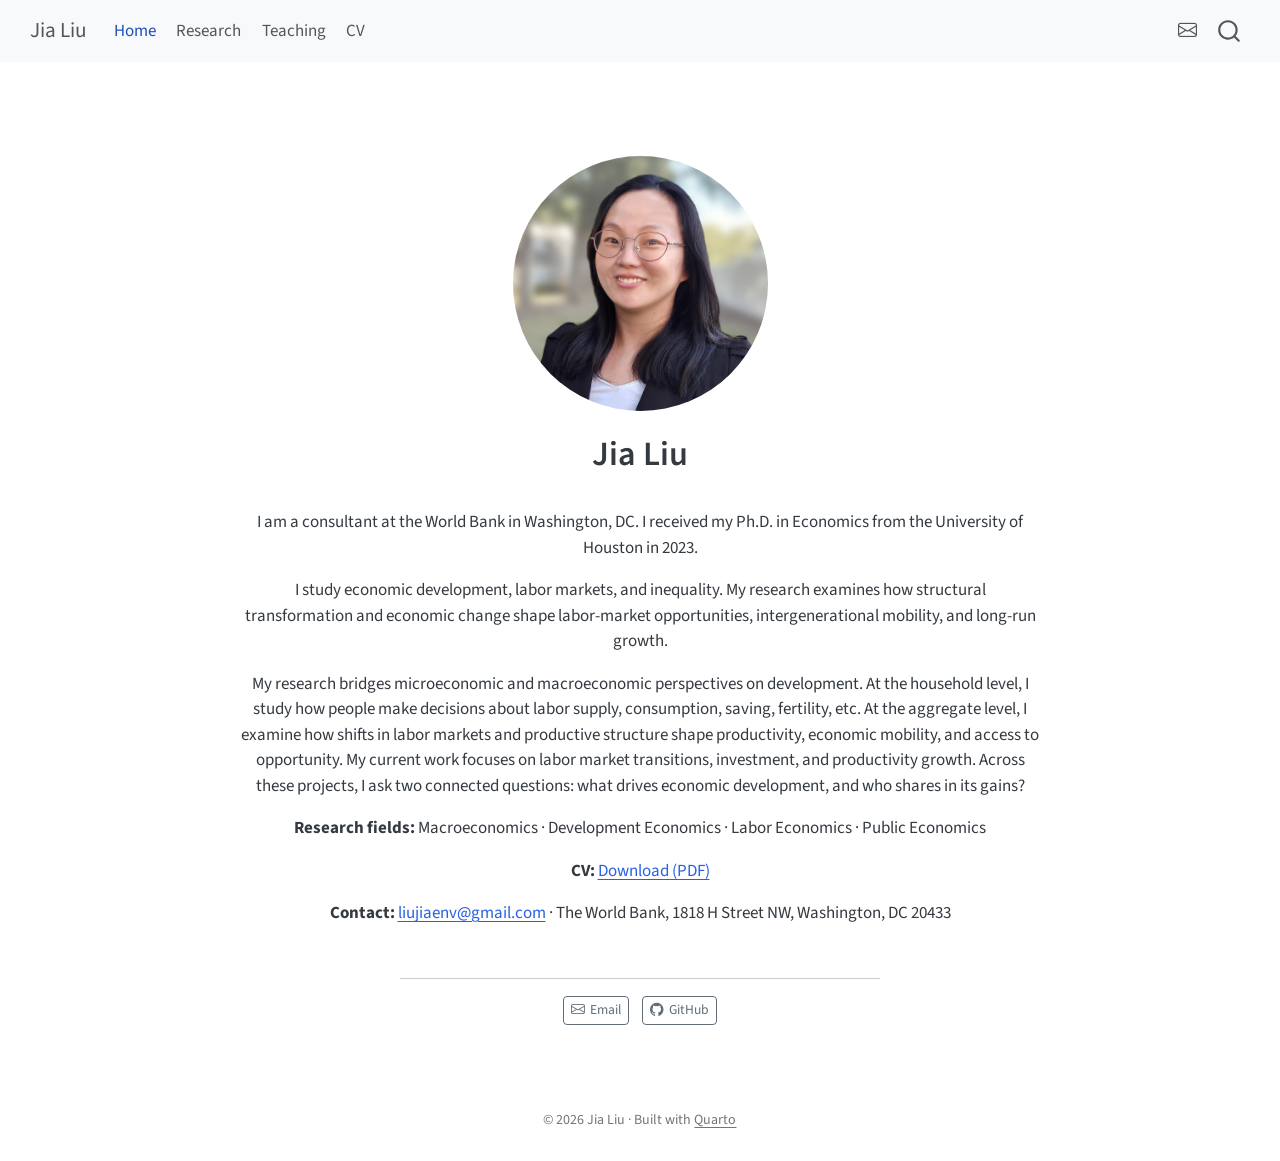
<file: docs/index.html>
<!DOCTYPE html>
<html xmlns="http://www.w3.org/1999/xhtml" lang="en" xml:lang="en"><head>

<meta charset="utf-8">
<meta name="generator" content="quarto-1.10.18">

<meta name="viewport" content="width=device-width, initial-scale=1.0, user-scalable=yes">


<title>Jia Liu</title>
<style>
/* Default styles provided by pandoc.
** See https://pandoc.org/MANUAL.html#variables-for-html for config info.
*/
span.smallcaps{font-variant: small-caps;}
div.columns{display: flex; gap: 1.5em;}
div.column{flex: auto;}
@media screen {
div.columns{gap: min(4vw, 1.5em);}
div.column{overflow-x: auto;}
}
div.hanging-indent{margin-left: 1.5em; text-indent: -1.5em;}
ul.task-list{list-style: none;}
ul.task-list li input[type="checkbox"] {
  width: 0.8em;
  margin: 0 0.8em 0.2em -1em; /* quarto-specific, see https://github.com/quarto-dev/quarto-cli/issues/4556 */ 
  vertical-align: middle;
}
</style>


<script src="site_libs/quarto-nav/quarto-nav.js"></script>
<script src="site_libs/quarto-nav/headroom.min.js"></script>
<script src="site_libs/clipboard/clipboard.min.js"></script>
<script src="site_libs/quarto-search/autocomplete.umd.js"></script>
<script src="site_libs/quarto-search/fuse.min.js"></script>
<script src="site_libs/quarto-search/quarto-search.js"></script>
<meta name="quarto:offset" content="./">
<link href="./logo.png" rel="icon" type="image/png">
<script src="site_libs/quarto-html/quarto.js" type="module"></script>
<script src="site_libs/quarto-html/tabsets/tabsets.js" type="module"></script>
<script src="site_libs/quarto-html/popper.min.js"></script>
<script src="site_libs/quarto-html/tippy.umd.min.js"></script>
<link href="site_libs/quarto-html/tippy.css" rel="stylesheet">
<link href="site_libs/quarto-html/quarto-syntax-highlighting-64a204ab8560d761af7679ceaba22944.css" rel="stylesheet" id="quarto-text-highlighting-styles">
<script src="site_libs/bootstrap/bootstrap.min.js"></script>
<link href="site_libs/bootstrap/bootstrap-icons.css" rel="stylesheet">
<link href="site_libs/bootstrap/bootstrap-445b8638c3d06994fee0907d791121c4.min.css" rel="stylesheet" append-hash="true" id="quarto-bootstrap" data-mode="light">
<script id="quarto-search-options" type="application/json">{
  "location": "navbar",
  "copy-button": false,
  "collapse-after": 3,
  "panel-placement": "end",
  "type": "overlay",
  "limit": 50,
  "keyboard-shortcut": [
    "f",
    "/",
    "s"
  ],
  "show-item-context": false,
  "language": {
    "search-no-results-text": "No results",
    "search-matching-documents-text": "matching documents",
    "search-copy-link-title": "Copy link to search",
    "search-hide-matches-text": "Hide additional matches",
    "search-more-match-text": "more match in this document",
    "search-more-matches-text": "more matches in this document",
    "search-clear-button-title": "Clear",
    "search-text-placeholder": "",
    "search-detached-cancel-button-title": "Cancel",
    "search-submit-button-title": "Submit",
    "search-label": "Search"
  }
}</script>
<meta name="google-site-verification" content="I25U0Di0AgxMCj4swJsAAJdfg6iRyI_QS4HBXw4oCBU">


<link rel="stylesheet" href="styles.css">
<meta property="og:title" content="Jia Liu">
<meta property="og:description" content="Jia Liu, economist at the World Bank. Research on macroeconomics, development economics, and public economics: pensions, household saving, and human capital in China.">
<meta property="og:site_name" content="Jia Liu">
</head>

<body class="nav-fixed fullcontent quarto-light">

<div id="quarto-search-results"></div>
  <header id="quarto-header" class="headroom fixed-top">
    <nav class="navbar navbar-expand-lg " data-bs-theme="dark">
      <div class="navbar-container container-fluid">
      <div class="navbar-brand-container mx-auto">
    <a class="navbar-brand" href="./index.html">
    <span class="navbar-title">Jia Liu</span>
    </a>
  </div>
            <div id="quarto-search" class="" title="Search"></div>
          <button class="navbar-toggler" type="button" data-bs-toggle="collapse" data-bs-target="#navbarCollapse" aria-controls="navbarCollapse" role="menu" aria-expanded="false" aria-label="Toggle navigation" onclick="if (window.quartoToggleHeadroom) { window.quartoToggleHeadroom(); }">
  <span class="navbar-toggler-icon"></span>
</button>
          <div class="collapse navbar-collapse" id="navbarCollapse">
            <ul class="navbar-nav navbar-nav-scroll me-auto">
  <li class="nav-item">
    <a class="nav-link active" href="./index.html" aria-current="page"> 
<span class="menu-text">Home</span></a>
  </li>  
  <li class="nav-item">
    <a class="nav-link" href="./research/index.html"> 
<span class="menu-text">Research</span></a>
  </li>  
  <li class="nav-item">
    <a class="nav-link" href="./teaching.html"> 
<span class="menu-text">Teaching</span></a>
  </li>  
  <li class="nav-item">
    <a class="nav-link" href="./files/cv.pdf"> 
<span class="menu-text">CV</span></a>
  </li>  
</ul>
            <ul class="navbar-nav navbar-nav-scroll ms-auto">
  <li class="nav-item compact">
    <a class="nav-link" href="mailto:liujiaenv@gmail.com"> <i class="bi bi-envelope" role="img">
</i> 
<span class="menu-text"></span></a>
  </li>  
</ul>
          </div> <!-- /navcollapse -->
            <div class="quarto-navbar-tools">
</div>
      </div> <!-- /container-fluid -->
    </nav>
</header>
<!-- content -->
<div id="quarto-content" class="quarto-container page-columns page-rows-contents page-layout-article page-navbar">
<!-- sidebar -->
<!-- margin-sidebar -->
    
<!-- main -->
<div class="quarto-about-jolla">
  <img src="profile.jpg" class="about-image
  round " style="height: 15em; width: 15em;">
 <header id="title-block-header" class="quarto-title-block default">
<div class="quarto-title">
<h1 class="title">Jia Liu</h1>
</div>
<div class="quarto-title-meta">
  </div>
</header><main class="content" id="quarto-document-content">
<p>I am a consultant at the World Bank in Washington, DC. I received my Ph.D.&nbsp;in Economics from the University of Houston in 2023.</p>
<p>I study economic development, labor markets, and inequality. My research examines how structural transformation and economic change shape labor-market opportunities, intergenerational mobility, and long-run growth.</p>
<p>My research bridges microeconomic and macroeconomic perspectives on development. At the household level, I study how people make decisions about labor supply, consumption, saving, fertility, etc. At the aggregate level, I examine how shifts in labor markets and productive structure shape productivity, economic mobility, and access to opportunity. My current work focuses on labor market transitions, investment, and productivity growth. Across these projects, I ask two connected questions: what drives economic development, and who shares in its gains?</p>
<!-- I combine large-scale microdata, macroeconomic evidence, and quantitative and econometric methods to connect individual economic outcomes with broader processes of development. My broader goal is to understand how economic opportunities evolve, how individuals and economies respond to these changes, and what these dynamics imply for long-run growth and inequality. -->
<p><strong>Research fields:</strong> Macroeconomics · Development Economics · Labor Economics · Public Economics</p>
<p><strong>CV:</strong> <a href="files/cv.pdf">Download (PDF)</a></p>
<p><strong>Contact:</strong> <a href="mailto:liujiaenv@gmail.com">liujiaenv@gmail.com</a> · The World Bank, 1818 H Street NW, Washington, DC 20433</p>


</main> 
  <hr class="about-sep">
   <div class="about-links">
  <a href="mailto:liujiaenv@gmail.com" class="about-link" rel="" target="">
    <i class="bi bi-envelope"></i>
     <span class="about-link-text">Email</span>
  </a>
  <a href="https://github.com/jiaEcon" class="about-link" rel="" target="">
    <i class="bi bi-github"></i>
     <span class="about-link-text">GitHub</span>
  </a>
</div>
</div>
 <!-- /main -->
<script id="quarto-html-after-body" type="application/javascript">
  window.document.addEventListener("DOMContentLoaded", function (event) {
    const isCodeAnnotation = (el) => {
      for (const clz of el.classList) {
        if (clz.startsWith('code-annotation-')) {                     
          return true;
        }
      }
      return false;
    }
    const onCopySuccess = function(e) {
      // button target
      const button = e.trigger;
      // don't keep focus
      button.blur();
      // flash "checked"
      button.classList.add('code-copy-button-checked');
      var currentTitle = button.getAttribute("title");
      button.setAttribute("title", "Copied!");
      let tooltip;
      if (window.bootstrap) {
        button.setAttribute("data-bs-toggle", "tooltip");
        button.setAttribute("data-bs-placement", "left");
        button.setAttribute("data-bs-title", "Copied!");
        tooltip = new bootstrap.Tooltip(button, 
          { trigger: "manual", 
            customClass: "code-copy-button-tooltip",
            offset: [0, -8]});
        tooltip.show();    
      }
      setTimeout(function() {
        if (tooltip) {
          tooltip.hide();
          button.removeAttribute("data-bs-title");
          button.removeAttribute("data-bs-toggle");
          button.removeAttribute("data-bs-placement");
        }
        button.setAttribute("title", currentTitle);
        button.classList.remove('code-copy-button-checked');
      }, 1000);
      // clear code selection
      e.clearSelection();
    }
    const getTextToCopy = function(trigger) {
      const outerScaffold = trigger.parentElement.cloneNode(true);
      const codeEl = outerScaffold.querySelector('code');
      for (const childEl of codeEl.children) {
        if (isCodeAnnotation(childEl)) {
          childEl.remove();
        }
      }
      return codeEl.innerText;
    }
    const clipboard = new window.ClipboardJS('.code-copy-button:not([data-in-quarto-modal])', {
      text: getTextToCopy
    });
    clipboard.on('success', onCopySuccess);
    if (window.document.getElementById('quarto-embedded-source-code-modal')) {
      const clipboardModal = new window.ClipboardJS('.code-copy-button[data-in-quarto-modal]', {
        text: getTextToCopy,
        container: window.document.getElementById('quarto-embedded-source-code-modal')
      });
      clipboardModal.on('success', onCopySuccess);
    }
      var localhostRegex = new RegExp(/^(?:http|https):\/\/localhost\:?[0-9]*\//);
      var mailtoRegex = new RegExp(/^mailto:/);
        var filterRegex = new RegExp("https:\/\/jiaecon\.github\.io");
      var isInternal = (href) => {
          return filterRegex.test(href) || localhostRegex.test(href) || mailtoRegex.test(href);
      }
      // Inspect non-navigation links and adorn them if external
     var links = window.document.querySelectorAll('a[href]:not(.nav-link):not(.navbar-brand):not(.toc-action):not(.sidebar-link):not(.sidebar-item-toggle):not(.pagination-link):not(.no-external):not([aria-hidden]):not(.dropdown-item):not(.quarto-navigation-tool):not(.about-link)');
      for (var i=0; i<links.length; i++) {
        const link = links[i];
        if (!isInternal(link.href)) {
          // undo the damage that might have been done by quarto-nav.js in the case of
          // links that we want to consider external
          if (link.dataset.originalHref !== undefined) {
            link.href = link.dataset.originalHref;
          }
        }
      }
    function tippyHover(el, contentFn, onTriggerFn, onUntriggerFn) {
      const config = {
        allowHTML: true,
        maxWidth: 500,
        delay: 100,
        arrow: false,
        appendTo: function(el) {
            return el.parentElement;
        },
        interactive: true,
        interactiveBorder: 10,
        theme: 'quarto',
        placement: 'bottom-start',
      };
      if (contentFn) {
        config.content = contentFn;
      }
      if (onTriggerFn) {
        config.onTrigger = onTriggerFn;
      }
      if (onUntriggerFn) {
        config.onUntrigger = onUntriggerFn;
      }
      window.tippy(el, config); 
    }
    const noterefs = window.document.querySelectorAll('a[role="doc-noteref"]');
    for (var i=0; i<noterefs.length; i++) {
      const ref = noterefs[i];
      tippyHover(ref, function() {
        // use id or data attribute instead here
        let href = ref.getAttribute('data-footnote-href') || ref.getAttribute('href');
        try { href = new URL(href).hash; } catch {}
        const id = href.replace(/^#\/?/, "");
        const note = window.document.getElementById(id);
        if (note) {
          return note.innerHTML;
        } else {
          return "";
        }
      });
    }
    const xrefs = window.document.querySelectorAll('a.quarto-xref');
    const processXRef = (id, note) => {
      // Strip column container classes
      const stripColumnClz = (el) => {
        el.classList.remove("page-full", "page-columns");
        if (el.children) {
          for (const child of el.children) {
            stripColumnClz(child);
          }
        }
      }
      stripColumnClz(note)
      if (id === null || id.startsWith('sec-')) {
        // Special case sections, only their first couple elements
        const container = document.createElement("div");
        if (note.children && note.children.length > 2) {
          container.appendChild(note.children[0].cloneNode(true));
          for (let i = 1; i < note.children.length; i++) {
            const child = note.children[i];
            if (child.tagName === "P" && child.innerText === "") {
              continue;
            } else {
              container.appendChild(child.cloneNode(true));
              break;
            }
          }
          if (window.Quarto?.typesetMath) {
            window.Quarto.typesetMath(container);
          }
          return container.innerHTML
        } else {
          if (window.Quarto?.typesetMath) {
            window.Quarto.typesetMath(note);
          }
          return note.innerHTML;
        }
      } else {
        // Remove any anchor links if they are present
        const anchorLink = note.querySelector('a.anchorjs-link');
        if (anchorLink) {
          anchorLink.remove();
        }
        if (window.Quarto?.typesetMath) {
          window.Quarto.typesetMath(note);
        }
        if (note.classList.contains("callout")) {
          return note.outerHTML;
        } else {
          return note.innerHTML;
        }
      }
    }
    for (var i=0; i<xrefs.length; i++) {
      const xref = xrefs[i];
      tippyHover(xref, undefined, function(instance) {
        instance.disable();
        let url = xref.getAttribute('href');
        let hash = undefined; 
        if (url.startsWith('#')) {
          hash = url;
        } else {
          try { hash = new URL(url).hash; } catch {}
        }
        if (hash) {
          const id = hash.replace(/^#\/?/, "");
          const note = window.document.getElementById(id);
          if (note !== null) {
            try {
              const html = processXRef(id, note.cloneNode(true));
              instance.setContent(html);
            } finally {
              instance.enable();
              instance.show();
            }
          } else {
            // See if we can fetch this
            fetch(url.split('#')[0])
            .then(res => res.text())
            .then(html => {
              const parser = new DOMParser();
              const htmlDoc = parser.parseFromString(html, "text/html");
              const note = htmlDoc.getElementById(id);
              if (note !== null) {
                const html = processXRef(id, note);
                instance.setContent(html);
              } 
            }).finally(() => {
              instance.enable();
              instance.show();
            });
          }
        } else {
          // See if we can fetch a full url (with no hash to target)
          // This is a special case and we should probably do some content thinning / targeting
          fetch(url)
          .then(res => res.text())
          .then(html => {
            const parser = new DOMParser();
            const htmlDoc = parser.parseFromString(html, "text/html");
            const note = htmlDoc.querySelector('main.content');
            if (note !== null) {
              // This should only happen for chapter cross references
              // (since there is no id in the URL)
              // remove the first header
              if (note.children.length > 0 && note.children[0].tagName === "HEADER") {
                note.children[0].remove();
              }
              const html = processXRef(null, note);
              instance.setContent(html);
            } 
          }).finally(() => {
            instance.enable();
            instance.show();
          });
        }
      }, function(instance) {
      });
    }
        let selectedAnnoteEl;
        const selectorForAnnotation = ( cell, annotation) => {
          let cellAttr = 'data-code-cell="' + cell + '"';
          let lineAttr = 'data-code-annotation="' +  annotation + '"';
          const selector = 'span[' + cellAttr + '][' + lineAttr + ']';
          return selector;
        }
        const selectCodeLines = (annoteEl) => {
          const doc = window.document;
          const targetCell = annoteEl.getAttribute("data-target-cell");
          const targetAnnotation = annoteEl.getAttribute("data-target-annotation");
          const annoteSpan = window.document.querySelector(selectorForAnnotation(targetCell, targetAnnotation));
          const lines = annoteSpan.getAttribute("data-code-lines").split(",");
          const lineIds = lines.map((line) => {
            return targetCell + "-" + line;
          })
          let top = null;
          let height = null;
          let parent = null;
          if (lineIds.length > 0) {
              //compute the position of the single el (top and bottom and make a div)
              const el = window.document.getElementById(lineIds[0]);
              top = el.offsetTop;
              height = el.offsetHeight;
              parent = el.parentElement.parentElement;
            if (lineIds.length > 1) {
              const lastEl = window.document.getElementById(lineIds[lineIds.length - 1]);
              const bottom = lastEl.offsetTop + lastEl.offsetHeight;
              height = bottom - top;
            }
            if (top !== null && height !== null && parent !== null) {
              // cook up a div (if necessary) and position it 
              let div = window.document.getElementById("code-annotation-line-highlight");
              if (div === null) {
                div = window.document.createElement("div");
                div.setAttribute("id", "code-annotation-line-highlight");
                div.style.position = 'absolute';
                parent.appendChild(div);
              }
              div.style.top = top - 2 + "px";
              div.style.height = height + 4 + "px";
              div.style.left = 0;
              let gutterDiv = window.document.getElementById("code-annotation-line-highlight-gutter");
              if (gutterDiv === null) {
                gutterDiv = window.document.createElement("div");
                gutterDiv.setAttribute("id", "code-annotation-line-highlight-gutter");
                gutterDiv.style.position = 'absolute';
                const codeCell = window.document.getElementById(targetCell);
                const gutter = codeCell.querySelector('.code-annotation-gutter');
                gutter.appendChild(gutterDiv);
              }
              gutterDiv.style.top = top - 2 + "px";
              gutterDiv.style.height = height + 4 + "px";
            }
            selectedAnnoteEl = annoteEl;
          }
        };
        const unselectCodeLines = () => {
          const elementsIds = ["code-annotation-line-highlight", "code-annotation-line-highlight-gutter"];
          elementsIds.forEach((elId) => {
            const div = window.document.getElementById(elId);
            if (div) {
              div.remove();
            }
          });
          selectedAnnoteEl = undefined;
        };
          // Handle positioning of the toggle
      window.addEventListener(
        "resize",
        throttle(() => {
          elRect = undefined;
          if (selectedAnnoteEl) {
            selectCodeLines(selectedAnnoteEl);
          }
        }, 10)
      );
      function throttle(fn, ms) {
      let throttle = false;
      let timer;
        return (...args) => {
          if(!throttle) { // first call gets through
              fn.apply(this, args);
              throttle = true;
          } else { // all the others get throttled
              if(timer) clearTimeout(timer); // cancel #2
              timer = setTimeout(() => {
                fn.apply(this, args);
                timer = throttle = false;
              }, ms);
          }
        };
      }
        // Attach click handler to the DT
        const annoteDls = window.document.querySelectorAll('dt[data-target-cell]');
        for (const annoteDlNode of annoteDls) {
          annoteDlNode.addEventListener('click', (event) => {
            const clickedEl = event.target;
            if (clickedEl !== selectedAnnoteEl) {
              unselectCodeLines();
              const activeEl = window.document.querySelector('dt[data-target-cell].code-annotation-active');
              if (activeEl) {
                activeEl.classList.remove('code-annotation-active');
              }
              selectCodeLines(clickedEl);
              clickedEl.classList.add('code-annotation-active');
            } else {
              // Unselect the line
              unselectCodeLines();
              clickedEl.classList.remove('code-annotation-active');
            }
          });
        }
    const findCites = (el) => {
      const parentEl = el.parentElement;
      if (parentEl) {
        const cites = parentEl.dataset.cites;
        if (cites) {
          return {
            el,
            cites: cites.split(' ')
          };
        } else {
          return findCites(el.parentElement)
        }
      } else {
        return undefined;
      }
    };
    var bibliorefs = window.document.querySelectorAll('a[role="doc-biblioref"]');
    for (var i=0; i<bibliorefs.length; i++) {
      const ref = bibliorefs[i];
      const citeInfo = findCites(ref);
      if (citeInfo) {
        tippyHover(citeInfo.el, function() {
          var popup = window.document.createElement('div');
          citeInfo.cites.forEach(function(cite) {
            var citeDiv = window.document.createElement('div');
            citeDiv.classList.add('hanging-indent');
            citeDiv.classList.add('csl-entry');
            var biblioDiv = window.document.getElementById('ref-' + cite);
            if (biblioDiv) {
              citeDiv.innerHTML = biblioDiv.innerHTML;
            }
            popup.appendChild(citeDiv);
          });
          return popup.innerHTML;
        });
      }
    }
  });
  </script>
</div> <!-- /content -->
<footer class="footer">
  <div class="nav-footer">
    <div class="nav-footer-left">
      &nbsp;
    </div>   
    <div class="nav-footer-center">
<p>© 2026 Jia Liu · Built with <a href="https://quarto.org">Quarto</a></p>
</div>
    <div class="nav-footer-right">
      &nbsp;
    </div>
  </div>
</footer>




</body></html>
</file>
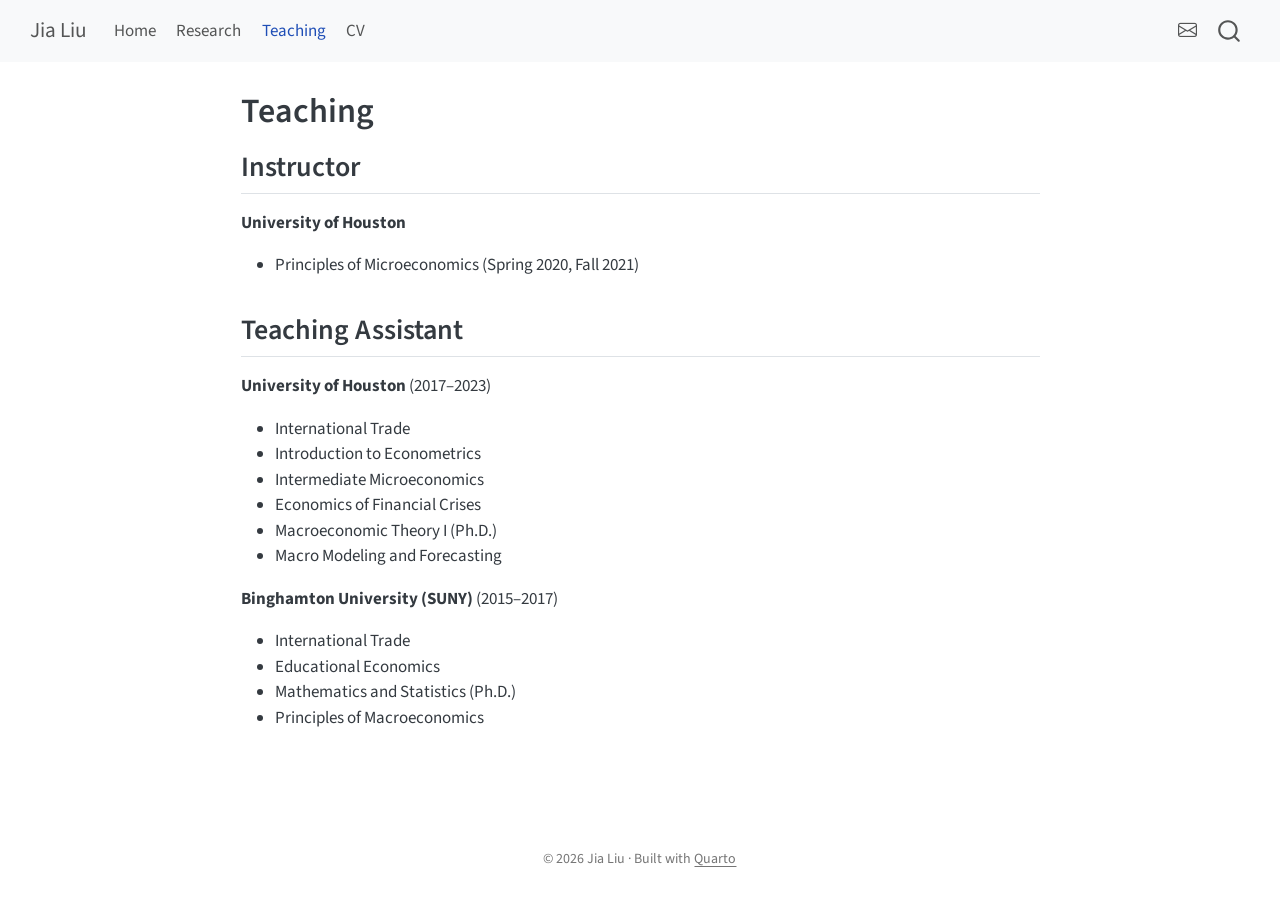
<file: docs/teaching.html>
<!DOCTYPE html>
<html xmlns="http://www.w3.org/1999/xhtml" lang="en" xml:lang="en"><head>

<meta charset="utf-8">
<meta name="generator" content="quarto-1.10.18">

<meta name="viewport" content="width=device-width, initial-scale=1.0, user-scalable=yes">


<title>Teaching – Jia Liu</title>
<style>
/* Default styles provided by pandoc.
** See https://pandoc.org/MANUAL.html#variables-for-html for config info.
*/
span.smallcaps{font-variant: small-caps;}
div.columns{display: flex; gap: 1.5em;}
div.column{flex: auto;}
@media screen {
div.columns{gap: min(4vw, 1.5em);}
div.column{overflow-x: auto;}
}
div.hanging-indent{margin-left: 1.5em; text-indent: -1.5em;}
ul.task-list{list-style: none;}
ul.task-list li input[type="checkbox"] {
  width: 0.8em;
  margin: 0 0.8em 0.2em -1em; /* quarto-specific, see https://github.com/quarto-dev/quarto-cli/issues/4556 */ 
  vertical-align: middle;
}
</style>


<script src="site_libs/quarto-nav/quarto-nav.js"></script>
<script src="site_libs/quarto-nav/headroom.min.js"></script>
<script src="site_libs/clipboard/clipboard.min.js"></script>
<script src="site_libs/quarto-search/autocomplete.umd.js"></script>
<script src="site_libs/quarto-search/fuse.min.js"></script>
<script src="site_libs/quarto-search/quarto-search.js"></script>
<meta name="quarto:offset" content="./">
<link href="./logo.png" rel="icon" type="image/png">
<script src="site_libs/quarto-html/quarto.js" type="module"></script>
<script src="site_libs/quarto-html/tabsets/tabsets.js" type="module"></script>
<script src="site_libs/quarto-html/popper.min.js"></script>
<script src="site_libs/quarto-html/tippy.umd.min.js"></script>
<script src="site_libs/quarto-html/anchor.min.js"></script>
<link href="site_libs/quarto-html/tippy.css" rel="stylesheet">
<link href="site_libs/quarto-html/quarto-syntax-highlighting-64a204ab8560d761af7679ceaba22944.css" rel="stylesheet" id="quarto-text-highlighting-styles">
<script src="site_libs/bootstrap/bootstrap.min.js"></script>
<link href="site_libs/bootstrap/bootstrap-icons.css" rel="stylesheet">
<link href="site_libs/bootstrap/bootstrap-445b8638c3d06994fee0907d791121c4.min.css" rel="stylesheet" append-hash="true" id="quarto-bootstrap" data-mode="light">
<script id="quarto-search-options" type="application/json">{
  "location": "navbar",
  "copy-button": false,
  "collapse-after": 3,
  "panel-placement": "end",
  "type": "overlay",
  "limit": 50,
  "keyboard-shortcut": [
    "f",
    "/",
    "s"
  ],
  "show-item-context": false,
  "language": {
    "search-no-results-text": "No results",
    "search-matching-documents-text": "matching documents",
    "search-copy-link-title": "Copy link to search",
    "search-hide-matches-text": "Hide additional matches",
    "search-more-match-text": "more match in this document",
    "search-more-matches-text": "more matches in this document",
    "search-clear-button-title": "Clear",
    "search-text-placeholder": "",
    "search-detached-cancel-button-title": "Cancel",
    "search-submit-button-title": "Submit",
    "search-label": "Search"
  }
}</script>
<meta name="google-site-verification" content="I25U0Di0AgxMCj4swJsAAJdfg6iRyI_QS4HBXw4oCBU">


<link rel="stylesheet" href="styles.css">
<meta property="og:title" content="Teaching – Jia Liu">
<meta property="og:description" content="Jia Liu, economist at the World Bank. Research on macroeconomics, development economics, and public economics: pensions, household saving, and human capital in China.">
<meta property="og:site_name" content="Jia Liu">
</head>

<body class="nav-fixed fullcontent quarto-light">

<div id="quarto-search-results"></div>
  <header id="quarto-header" class="headroom fixed-top">
    <nav class="navbar navbar-expand-lg " data-bs-theme="dark">
      <div class="navbar-container container-fluid">
      <div class="navbar-brand-container mx-auto">
    <a class="navbar-brand" href="./index.html">
    <span class="navbar-title">Jia Liu</span>
    </a>
  </div>
            <div id="quarto-search" class="" title="Search"></div>
          <button class="navbar-toggler" type="button" data-bs-toggle="collapse" data-bs-target="#navbarCollapse" aria-controls="navbarCollapse" role="menu" aria-expanded="false" aria-label="Toggle navigation" onclick="if (window.quartoToggleHeadroom) { window.quartoToggleHeadroom(); }">
  <span class="navbar-toggler-icon"></span>
</button>
          <div class="collapse navbar-collapse" id="navbarCollapse">
            <ul class="navbar-nav navbar-nav-scroll me-auto">
  <li class="nav-item">
    <a class="nav-link" href="./index.html"> 
<span class="menu-text">Home</span></a>
  </li>  
  <li class="nav-item">
    <a class="nav-link" href="./research/index.html"> 
<span class="menu-text">Research</span></a>
  </li>  
  <li class="nav-item">
    <a class="nav-link active" href="./teaching.html" aria-current="page"> 
<span class="menu-text">Teaching</span></a>
  </li>  
  <li class="nav-item">
    <a class="nav-link" href="./files/cv.pdf"> 
<span class="menu-text">CV</span></a>
  </li>  
</ul>
            <ul class="navbar-nav navbar-nav-scroll ms-auto">
  <li class="nav-item compact">
    <a class="nav-link" href="mailto:liujiaenv@gmail.com"> <i class="bi bi-envelope" role="img">
</i> 
<span class="menu-text"></span></a>
  </li>  
</ul>
          </div> <!-- /navcollapse -->
            <div class="quarto-navbar-tools">
</div>
      </div> <!-- /container-fluid -->
    </nav>
</header>
<!-- content -->
<div id="quarto-content" class="quarto-container page-columns page-rows-contents page-layout-article page-navbar">
<!-- sidebar -->
<!-- margin-sidebar -->
    
<!-- main -->
<main class="content" id="quarto-document-content">

<header id="title-block-header" class="quarto-title-block default">
<div class="quarto-title">
<h1 class="title">Teaching</h1>
</div>



<div class="quarto-title-meta">

    
  
    
  </div>
  


</header>


<section id="instructor" class="level2">
<h2 class="anchored" data-anchor-id="instructor">Instructor</h2>
<p><strong>University of Houston</strong></p>
<ul>
<li>Principles of Microeconomics (Spring 2020, Fall 2021)</li>
</ul>
</section>
<section id="teaching-assistant" class="level2">
<h2 class="anchored" data-anchor-id="teaching-assistant">Teaching Assistant</h2>
<p><strong>University of Houston</strong> (2017–2023)</p>
<ul>
<li>International Trade</li>
<li>Introduction to Econometrics</li>
<li>Intermediate Microeconomics</li>
<li>Economics of Financial Crises</li>
<li>Macroeconomic Theory I (Ph.D.)</li>
<li>Macro Modeling and Forecasting</li>
</ul>
<p><strong>Binghamton University (SUNY)</strong> (2015–2017)</p>
<ul>
<li>International Trade</li>
<li>Educational Economics</li>
<li>Mathematics and Statistics (Ph.D.)</li>
<li>Principles of Macroeconomics</li>
</ul>


</section>

</main> <!-- /main -->
<script id="quarto-html-after-body" type="application/javascript">
  window.document.addEventListener("DOMContentLoaded", function (event) {
    const icon = "";
    const anchorJS = new window.AnchorJS();
    anchorJS.options = {
      placement: 'right',
      icon: icon
    };
    anchorJS.add('.anchored');
    const isCodeAnnotation = (el) => {
      for (const clz of el.classList) {
        if (clz.startsWith('code-annotation-')) {                     
          return true;
        }
      }
      return false;
    }
    const onCopySuccess = function(e) {
      // button target
      const button = e.trigger;
      // don't keep focus
      button.blur();
      // flash "checked"
      button.classList.add('code-copy-button-checked');
      var currentTitle = button.getAttribute("title");
      button.setAttribute("title", "Copied!");
      let tooltip;
      if (window.bootstrap) {
        button.setAttribute("data-bs-toggle", "tooltip");
        button.setAttribute("data-bs-placement", "left");
        button.setAttribute("data-bs-title", "Copied!");
        tooltip = new bootstrap.Tooltip(button, 
          { trigger: "manual", 
            customClass: "code-copy-button-tooltip",
            offset: [0, -8]});
        tooltip.show();    
      }
      setTimeout(function() {
        if (tooltip) {
          tooltip.hide();
          button.removeAttribute("data-bs-title");
          button.removeAttribute("data-bs-toggle");
          button.removeAttribute("data-bs-placement");
        }
        button.setAttribute("title", currentTitle);
        button.classList.remove('code-copy-button-checked');
      }, 1000);
      // clear code selection
      e.clearSelection();
    }
    const getTextToCopy = function(trigger) {
      const outerScaffold = trigger.parentElement.cloneNode(true);
      const codeEl = outerScaffold.querySelector('code');
      for (const childEl of codeEl.children) {
        if (isCodeAnnotation(childEl)) {
          childEl.remove();
        }
      }
      return codeEl.innerText;
    }
    const clipboard = new window.ClipboardJS('.code-copy-button:not([data-in-quarto-modal])', {
      text: getTextToCopy
    });
    clipboard.on('success', onCopySuccess);
    if (window.document.getElementById('quarto-embedded-source-code-modal')) {
      const clipboardModal = new window.ClipboardJS('.code-copy-button[data-in-quarto-modal]', {
        text: getTextToCopy,
        container: window.document.getElementById('quarto-embedded-source-code-modal')
      });
      clipboardModal.on('success', onCopySuccess);
    }
      var localhostRegex = new RegExp(/^(?:http|https):\/\/localhost\:?[0-9]*\//);
      var mailtoRegex = new RegExp(/^mailto:/);
        var filterRegex = new RegExp("https:\/\/jiaecon\.github\.io");
      var isInternal = (href) => {
          return filterRegex.test(href) || localhostRegex.test(href) || mailtoRegex.test(href);
      }
      // Inspect non-navigation links and adorn them if external
     var links = window.document.querySelectorAll('a[href]:not(.nav-link):not(.navbar-brand):not(.toc-action):not(.sidebar-link):not(.sidebar-item-toggle):not(.pagination-link):not(.no-external):not([aria-hidden]):not(.dropdown-item):not(.quarto-navigation-tool):not(.about-link)');
      for (var i=0; i<links.length; i++) {
        const link = links[i];
        if (!isInternal(link.href)) {
          // undo the damage that might have been done by quarto-nav.js in the case of
          // links that we want to consider external
          if (link.dataset.originalHref !== undefined) {
            link.href = link.dataset.originalHref;
          }
        }
      }
    function tippyHover(el, contentFn, onTriggerFn, onUntriggerFn) {
      const config = {
        allowHTML: true,
        maxWidth: 500,
        delay: 100,
        arrow: false,
        appendTo: function(el) {
            return el.parentElement;
        },
        interactive: true,
        interactiveBorder: 10,
        theme: 'quarto',
        placement: 'bottom-start',
      };
      if (contentFn) {
        config.content = contentFn;
      }
      if (onTriggerFn) {
        config.onTrigger = onTriggerFn;
      }
      if (onUntriggerFn) {
        config.onUntrigger = onUntriggerFn;
      }
      window.tippy(el, config); 
    }
    const noterefs = window.document.querySelectorAll('a[role="doc-noteref"]');
    for (var i=0; i<noterefs.length; i++) {
      const ref = noterefs[i];
      tippyHover(ref, function() {
        // use id or data attribute instead here
        let href = ref.getAttribute('data-footnote-href') || ref.getAttribute('href');
        try { href = new URL(href).hash; } catch {}
        const id = href.replace(/^#\/?/, "");
        const note = window.document.getElementById(id);
        if (note) {
          return note.innerHTML;
        } else {
          return "";
        }
      });
    }
    const xrefs = window.document.querySelectorAll('a.quarto-xref');
    const processXRef = (id, note) => {
      // Strip column container classes
      const stripColumnClz = (el) => {
        el.classList.remove("page-full", "page-columns");
        if (el.children) {
          for (const child of el.children) {
            stripColumnClz(child);
          }
        }
      }
      stripColumnClz(note)
      if (id === null || id.startsWith('sec-')) {
        // Special case sections, only their first couple elements
        const container = document.createElement("div");
        if (note.children && note.children.length > 2) {
          container.appendChild(note.children[0].cloneNode(true));
          for (let i = 1; i < note.children.length; i++) {
            const child = note.children[i];
            if (child.tagName === "P" && child.innerText === "") {
              continue;
            } else {
              container.appendChild(child.cloneNode(true));
              break;
            }
          }
          if (window.Quarto?.typesetMath) {
            window.Quarto.typesetMath(container);
          }
          return container.innerHTML
        } else {
          if (window.Quarto?.typesetMath) {
            window.Quarto.typesetMath(note);
          }
          return note.innerHTML;
        }
      } else {
        // Remove any anchor links if they are present
        const anchorLink = note.querySelector('a.anchorjs-link');
        if (anchorLink) {
          anchorLink.remove();
        }
        if (window.Quarto?.typesetMath) {
          window.Quarto.typesetMath(note);
        }
        if (note.classList.contains("callout")) {
          return note.outerHTML;
        } else {
          return note.innerHTML;
        }
      }
    }
    for (var i=0; i<xrefs.length; i++) {
      const xref = xrefs[i];
      tippyHover(xref, undefined, function(instance) {
        instance.disable();
        let url = xref.getAttribute('href');
        let hash = undefined; 
        if (url.startsWith('#')) {
          hash = url;
        } else {
          try { hash = new URL(url).hash; } catch {}
        }
        if (hash) {
          const id = hash.replace(/^#\/?/, "");
          const note = window.document.getElementById(id);
          if (note !== null) {
            try {
              const html = processXRef(id, note.cloneNode(true));
              instance.setContent(html);
            } finally {
              instance.enable();
              instance.show();
            }
          } else {
            // See if we can fetch this
            fetch(url.split('#')[0])
            .then(res => res.text())
            .then(html => {
              const parser = new DOMParser();
              const htmlDoc = parser.parseFromString(html, "text/html");
              const note = htmlDoc.getElementById(id);
              if (note !== null) {
                const html = processXRef(id, note);
                instance.setContent(html);
              } 
            }).finally(() => {
              instance.enable();
              instance.show();
            });
          }
        } else {
          // See if we can fetch a full url (with no hash to target)
          // This is a special case and we should probably do some content thinning / targeting
          fetch(url)
          .then(res => res.text())
          .then(html => {
            const parser = new DOMParser();
            const htmlDoc = parser.parseFromString(html, "text/html");
            const note = htmlDoc.querySelector('main.content');
            if (note !== null) {
              // This should only happen for chapter cross references
              // (since there is no id in the URL)
              // remove the first header
              if (note.children.length > 0 && note.children[0].tagName === "HEADER") {
                note.children[0].remove();
              }
              const html = processXRef(null, note);
              instance.setContent(html);
            } 
          }).finally(() => {
            instance.enable();
            instance.show();
          });
        }
      }, function(instance) {
      });
    }
        let selectedAnnoteEl;
        const selectorForAnnotation = ( cell, annotation) => {
          let cellAttr = 'data-code-cell="' + cell + '"';
          let lineAttr = 'data-code-annotation="' +  annotation + '"';
          const selector = 'span[' + cellAttr + '][' + lineAttr + ']';
          return selector;
        }
        const selectCodeLines = (annoteEl) => {
          const doc = window.document;
          const targetCell = annoteEl.getAttribute("data-target-cell");
          const targetAnnotation = annoteEl.getAttribute("data-target-annotation");
          const annoteSpan = window.document.querySelector(selectorForAnnotation(targetCell, targetAnnotation));
          const lines = annoteSpan.getAttribute("data-code-lines").split(",");
          const lineIds = lines.map((line) => {
            return targetCell + "-" + line;
          })
          let top = null;
          let height = null;
          let parent = null;
          if (lineIds.length > 0) {
              //compute the position of the single el (top and bottom and make a div)
              const el = window.document.getElementById(lineIds[0]);
              top = el.offsetTop;
              height = el.offsetHeight;
              parent = el.parentElement.parentElement;
            if (lineIds.length > 1) {
              const lastEl = window.document.getElementById(lineIds[lineIds.length - 1]);
              const bottom = lastEl.offsetTop + lastEl.offsetHeight;
              height = bottom - top;
            }
            if (top !== null && height !== null && parent !== null) {
              // cook up a div (if necessary) and position it 
              let div = window.document.getElementById("code-annotation-line-highlight");
              if (div === null) {
                div = window.document.createElement("div");
                div.setAttribute("id", "code-annotation-line-highlight");
                div.style.position = 'absolute';
                parent.appendChild(div);
              }
              div.style.top = top - 2 + "px";
              div.style.height = height + 4 + "px";
              div.style.left = 0;
              let gutterDiv = window.document.getElementById("code-annotation-line-highlight-gutter");
              if (gutterDiv === null) {
                gutterDiv = window.document.createElement("div");
                gutterDiv.setAttribute("id", "code-annotation-line-highlight-gutter");
                gutterDiv.style.position = 'absolute';
                const codeCell = window.document.getElementById(targetCell);
                const gutter = codeCell.querySelector('.code-annotation-gutter');
                gutter.appendChild(gutterDiv);
              }
              gutterDiv.style.top = top - 2 + "px";
              gutterDiv.style.height = height + 4 + "px";
            }
            selectedAnnoteEl = annoteEl;
          }
        };
        const unselectCodeLines = () => {
          const elementsIds = ["code-annotation-line-highlight", "code-annotation-line-highlight-gutter"];
          elementsIds.forEach((elId) => {
            const div = window.document.getElementById(elId);
            if (div) {
              div.remove();
            }
          });
          selectedAnnoteEl = undefined;
        };
          // Handle positioning of the toggle
      window.addEventListener(
        "resize",
        throttle(() => {
          elRect = undefined;
          if (selectedAnnoteEl) {
            selectCodeLines(selectedAnnoteEl);
          }
        }, 10)
      );
      function throttle(fn, ms) {
      let throttle = false;
      let timer;
        return (...args) => {
          if(!throttle) { // first call gets through
              fn.apply(this, args);
              throttle = true;
          } else { // all the others get throttled
              if(timer) clearTimeout(timer); // cancel #2
              timer = setTimeout(() => {
                fn.apply(this, args);
                timer = throttle = false;
              }, ms);
          }
        };
      }
        // Attach click handler to the DT
        const annoteDls = window.document.querySelectorAll('dt[data-target-cell]');
        for (const annoteDlNode of annoteDls) {
          annoteDlNode.addEventListener('click', (event) => {
            const clickedEl = event.target;
            if (clickedEl !== selectedAnnoteEl) {
              unselectCodeLines();
              const activeEl = window.document.querySelector('dt[data-target-cell].code-annotation-active');
              if (activeEl) {
                activeEl.classList.remove('code-annotation-active');
              }
              selectCodeLines(clickedEl);
              clickedEl.classList.add('code-annotation-active');
            } else {
              // Unselect the line
              unselectCodeLines();
              clickedEl.classList.remove('code-annotation-active');
            }
          });
        }
    const findCites = (el) => {
      const parentEl = el.parentElement;
      if (parentEl) {
        const cites = parentEl.dataset.cites;
        if (cites) {
          return {
            el,
            cites: cites.split(' ')
          };
        } else {
          return findCites(el.parentElement)
        }
      } else {
        return undefined;
      }
    };
    var bibliorefs = window.document.querySelectorAll('a[role="doc-biblioref"]');
    for (var i=0; i<bibliorefs.length; i++) {
      const ref = bibliorefs[i];
      const citeInfo = findCites(ref);
      if (citeInfo) {
        tippyHover(citeInfo.el, function() {
          var popup = window.document.createElement('div');
          citeInfo.cites.forEach(function(cite) {
            var citeDiv = window.document.createElement('div');
            citeDiv.classList.add('hanging-indent');
            citeDiv.classList.add('csl-entry');
            var biblioDiv = window.document.getElementById('ref-' + cite);
            if (biblioDiv) {
              citeDiv.innerHTML = biblioDiv.innerHTML;
            }
            popup.appendChild(citeDiv);
          });
          return popup.innerHTML;
        });
      }
    }
  });
  </script>
</div> <!-- /content -->
<footer class="footer">
  <div class="nav-footer">
    <div class="nav-footer-left">
      &nbsp;
    </div>   
    <div class="nav-footer-center">
<p>© 2026 Jia Liu · Built with <a href="https://quarto.org">Quarto</a></p>
</div>
    <div class="nav-footer-right">
      &nbsp;
    </div>
  </div>
</footer>




</body></html>
</file>
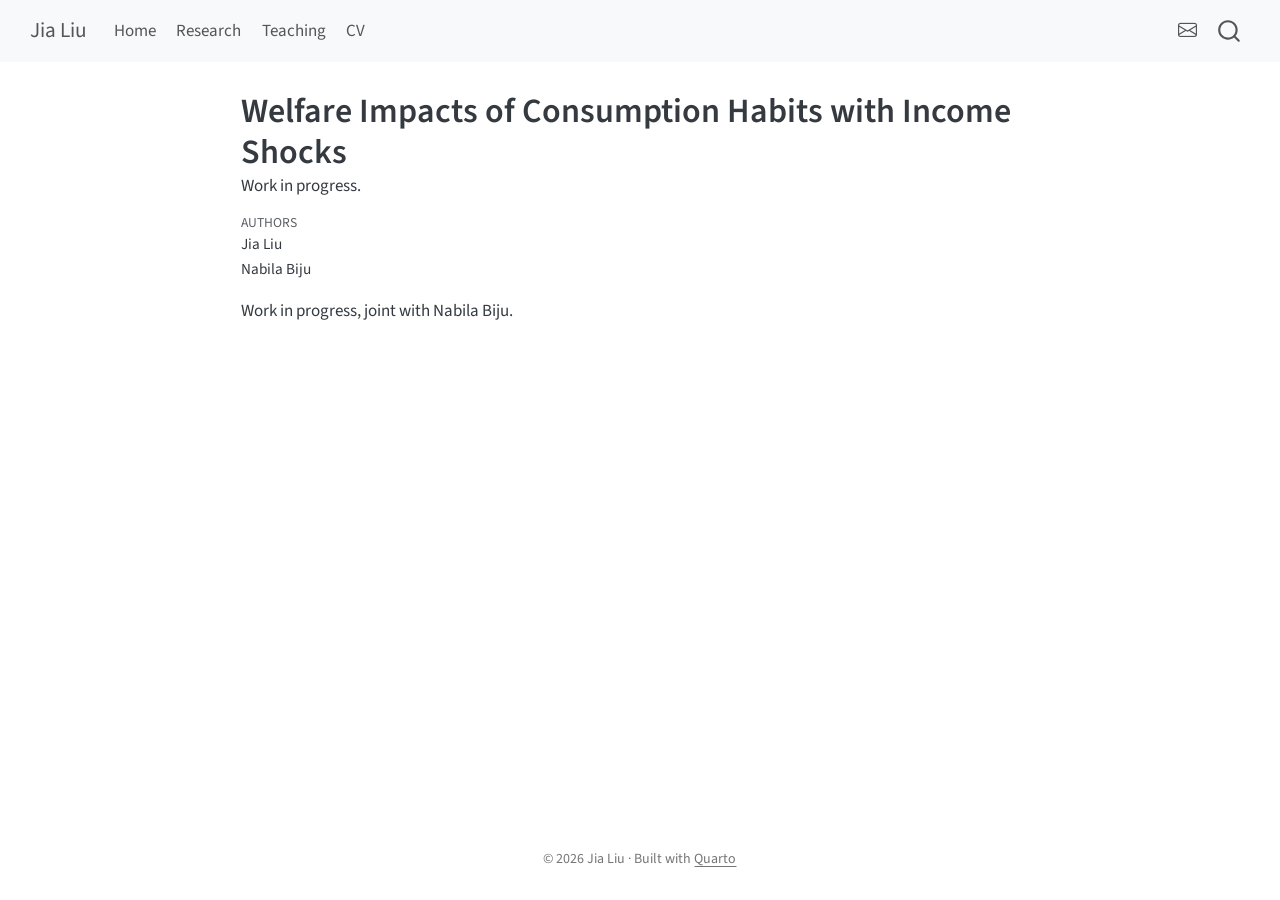
<file: docs/research/wip-1-consumption-habits.html>
<!DOCTYPE html>
<html xmlns="http://www.w3.org/1999/xhtml" lang="en" xml:lang="en"><head>

<meta charset="utf-8">
<meta name="generator" content="quarto-1.10.18">

<meta name="viewport" content="width=device-width, initial-scale=1.0, user-scalable=yes">

<meta name="author" content="Jia Liu">
<meta name="author" content="Nabila Biju">
<meta name="description" content="Work in progress.">

<title>Welfare Impacts of Consumption Habits with Income Shocks – Jia Liu</title>
<style>
/* Default styles provided by pandoc.
** See https://pandoc.org/MANUAL.html#variables-for-html for config info.
*/
span.smallcaps{font-variant: small-caps;}
div.columns{display: flex; gap: 1.5em;}
div.column{flex: auto;}
@media screen {
div.columns{gap: min(4vw, 1.5em);}
div.column{overflow-x: auto;}
}
div.hanging-indent{margin-left: 1.5em; text-indent: -1.5em;}
ul.task-list{list-style: none;}
ul.task-list li input[type="checkbox"] {
  width: 0.8em;
  margin: 0 0.8em 0.2em -1em; /* quarto-specific, see https://github.com/quarto-dev/quarto-cli/issues/4556 */ 
  vertical-align: middle;
}
</style>


<script src="../site_libs/quarto-nav/quarto-nav.js"></script>
<script src="../site_libs/quarto-nav/headroom.min.js"></script>
<script src="../site_libs/clipboard/clipboard.min.js"></script>
<script src="../site_libs/quarto-search/autocomplete.umd.js"></script>
<script src="../site_libs/quarto-search/fuse.min.js"></script>
<script src="../site_libs/quarto-search/quarto-search.js"></script>
<meta name="quarto:offset" content="../">
<link href="../logo.png" rel="icon" type="image/png">
<script src="../site_libs/quarto-html/quarto.js" type="module"></script>
<script src="../site_libs/quarto-html/tabsets/tabsets.js" type="module"></script>
<script src="../site_libs/quarto-html/popper.min.js"></script>
<script src="../site_libs/quarto-html/tippy.umd.min.js"></script>
<script src="../site_libs/quarto-html/anchor.min.js"></script>
<link href="../site_libs/quarto-html/tippy.css" rel="stylesheet">
<link href="../site_libs/quarto-html/quarto-syntax-highlighting-64a204ab8560d761af7679ceaba22944.css" rel="stylesheet" id="quarto-text-highlighting-styles">
<script src="../site_libs/bootstrap/bootstrap.min.js"></script>
<link href="../site_libs/bootstrap/bootstrap-icons.css" rel="stylesheet">
<link href="../site_libs/bootstrap/bootstrap-445b8638c3d06994fee0907d791121c4.min.css" rel="stylesheet" append-hash="true" id="quarto-bootstrap" data-mode="light">
<script id="quarto-search-options" type="application/json">{
  "location": "navbar",
  "copy-button": false,
  "collapse-after": 3,
  "panel-placement": "end",
  "type": "overlay",
  "limit": 50,
  "keyboard-shortcut": [
    "f",
    "/",
    "s"
  ],
  "show-item-context": false,
  "language": {
    "search-no-results-text": "No results",
    "search-matching-documents-text": "matching documents",
    "search-copy-link-title": "Copy link to search",
    "search-hide-matches-text": "Hide additional matches",
    "search-more-match-text": "more match in this document",
    "search-more-matches-text": "more matches in this document",
    "search-clear-button-title": "Clear",
    "search-text-placeholder": "",
    "search-detached-cancel-button-title": "Cancel",
    "search-submit-button-title": "Submit",
    "search-label": "Search"
  }
}</script>
<meta name="google-site-verification" content="I25U0Di0AgxMCj4swJsAAJdfg6iRyI_QS4HBXw4oCBU">


<link rel="stylesheet" href="../styles.css">
<meta property="og:title" content="Welfare Impacts of Consumption Habits with Income Shocks – Jia Liu">
<meta property="og:description" content="Work in progress.">
<meta property="og:site_name" content="Jia Liu">
</head>

<body class="nav-fixed fullcontent quarto-light">

<div id="quarto-search-results"></div>
  <header id="quarto-header" class="headroom fixed-top">
    <nav class="navbar navbar-expand-lg " data-bs-theme="dark">
      <div class="navbar-container container-fluid">
      <div class="navbar-brand-container mx-auto">
    <a class="navbar-brand" href="../index.html">
    <span class="navbar-title">Jia Liu</span>
    </a>
  </div>
            <div id="quarto-search" class="" title="Search"></div>
          <button class="navbar-toggler" type="button" data-bs-toggle="collapse" data-bs-target="#navbarCollapse" aria-controls="navbarCollapse" role="menu" aria-expanded="false" aria-label="Toggle navigation" onclick="if (window.quartoToggleHeadroom) { window.quartoToggleHeadroom(); }">
  <span class="navbar-toggler-icon"></span>
</button>
          <div class="collapse navbar-collapse" id="navbarCollapse">
            <ul class="navbar-nav navbar-nav-scroll me-auto">
  <li class="nav-item">
    <a class="nav-link" href="../index.html"> 
<span class="menu-text">Home</span></a>
  </li>  
  <li class="nav-item">
    <a class="nav-link" href="../research/index.html"> 
<span class="menu-text">Research</span></a>
  </li>  
  <li class="nav-item">
    <a class="nav-link" href="../teaching.html"> 
<span class="menu-text">Teaching</span></a>
  </li>  
  <li class="nav-item">
    <a class="nav-link" href="../files/cv.pdf"> 
<span class="menu-text">CV</span></a>
  </li>  
</ul>
            <ul class="navbar-nav navbar-nav-scroll ms-auto">
  <li class="nav-item compact">
    <a class="nav-link" href="mailto:liujiaenv@gmail.com"> <i class="bi bi-envelope" role="img">
</i> 
<span class="menu-text"></span></a>
  </li>  
</ul>
          </div> <!-- /navcollapse -->
            <div class="quarto-navbar-tools">
</div>
      </div> <!-- /container-fluid -->
    </nav>
</header>
<!-- content -->
<div id="quarto-content" class="quarto-container page-columns page-rows-contents page-layout-article page-navbar">
<!-- sidebar -->
<!-- margin-sidebar -->
    
<!-- main -->
<main class="content" id="quarto-document-content">

<header id="title-block-header" class="quarto-title-block default">
<div class="quarto-title">
<h1 class="title">Welfare Impacts of Consumption Habits with Income Shocks</h1>
</div>

<div>
  <div class="description">
    Work in progress.
  </div>
</div>


<div class="quarto-title-meta">

    <div>
    <div class="quarto-title-meta-heading">Authors</div>
    <div class="quarto-title-meta-contents">
             <p>Jia Liu </p>
             <p>Nabila Biju </p>
          </div>
  </div>
    
  
    
  </div>
  


</header>


<p>Work in progress, joint with Nabila Biju.</p>



</main> <!-- /main -->
<script id="quarto-html-after-body" type="application/javascript">
  window.document.addEventListener("DOMContentLoaded", function (event) {
    const icon = "";
    const anchorJS = new window.AnchorJS();
    anchorJS.options = {
      placement: 'right',
      icon: icon
    };
    anchorJS.add('.anchored');
    const isCodeAnnotation = (el) => {
      for (const clz of el.classList) {
        if (clz.startsWith('code-annotation-')) {                     
          return true;
        }
      }
      return false;
    }
    const onCopySuccess = function(e) {
      // button target
      const button = e.trigger;
      // don't keep focus
      button.blur();
      // flash "checked"
      button.classList.add('code-copy-button-checked');
      var currentTitle = button.getAttribute("title");
      button.setAttribute("title", "Copied!");
      let tooltip;
      if (window.bootstrap) {
        button.setAttribute("data-bs-toggle", "tooltip");
        button.setAttribute("data-bs-placement", "left");
        button.setAttribute("data-bs-title", "Copied!");
        tooltip = new bootstrap.Tooltip(button, 
          { trigger: "manual", 
            customClass: "code-copy-button-tooltip",
            offset: [0, -8]});
        tooltip.show();    
      }
      setTimeout(function() {
        if (tooltip) {
          tooltip.hide();
          button.removeAttribute("data-bs-title");
          button.removeAttribute("data-bs-toggle");
          button.removeAttribute("data-bs-placement");
        }
        button.setAttribute("title", currentTitle);
        button.classList.remove('code-copy-button-checked');
      }, 1000);
      // clear code selection
      e.clearSelection();
    }
    const getTextToCopy = function(trigger) {
      const outerScaffold = trigger.parentElement.cloneNode(true);
      const codeEl = outerScaffold.querySelector('code');
      for (const childEl of codeEl.children) {
        if (isCodeAnnotation(childEl)) {
          childEl.remove();
        }
      }
      return codeEl.innerText;
    }
    const clipboard = new window.ClipboardJS('.code-copy-button:not([data-in-quarto-modal])', {
      text: getTextToCopy
    });
    clipboard.on('success', onCopySuccess);
    if (window.document.getElementById('quarto-embedded-source-code-modal')) {
      const clipboardModal = new window.ClipboardJS('.code-copy-button[data-in-quarto-modal]', {
        text: getTextToCopy,
        container: window.document.getElementById('quarto-embedded-source-code-modal')
      });
      clipboardModal.on('success', onCopySuccess);
    }
      var localhostRegex = new RegExp(/^(?:http|https):\/\/localhost\:?[0-9]*\//);
      var mailtoRegex = new RegExp(/^mailto:/);
        var filterRegex = new RegExp("https:\/\/jiaecon\.github\.io");
      var isInternal = (href) => {
          return filterRegex.test(href) || localhostRegex.test(href) || mailtoRegex.test(href);
      }
      // Inspect non-navigation links and adorn them if external
     var links = window.document.querySelectorAll('a[href]:not(.nav-link):not(.navbar-brand):not(.toc-action):not(.sidebar-link):not(.sidebar-item-toggle):not(.pagination-link):not(.no-external):not([aria-hidden]):not(.dropdown-item):not(.quarto-navigation-tool):not(.about-link)');
      for (var i=0; i<links.length; i++) {
        const link = links[i];
        if (!isInternal(link.href)) {
          // undo the damage that might have been done by quarto-nav.js in the case of
          // links that we want to consider external
          if (link.dataset.originalHref !== undefined) {
            link.href = link.dataset.originalHref;
          }
        }
      }
    function tippyHover(el, contentFn, onTriggerFn, onUntriggerFn) {
      const config = {
        allowHTML: true,
        maxWidth: 500,
        delay: 100,
        arrow: false,
        appendTo: function(el) {
            return el.parentElement;
        },
        interactive: true,
        interactiveBorder: 10,
        theme: 'quarto',
        placement: 'bottom-start',
      };
      if (contentFn) {
        config.content = contentFn;
      }
      if (onTriggerFn) {
        config.onTrigger = onTriggerFn;
      }
      if (onUntriggerFn) {
        config.onUntrigger = onUntriggerFn;
      }
      window.tippy(el, config); 
    }
    const noterefs = window.document.querySelectorAll('a[role="doc-noteref"]');
    for (var i=0; i<noterefs.length; i++) {
      const ref = noterefs[i];
      tippyHover(ref, function() {
        // use id or data attribute instead here
        let href = ref.getAttribute('data-footnote-href') || ref.getAttribute('href');
        try { href = new URL(href).hash; } catch {}
        const id = href.replace(/^#\/?/, "");
        const note = window.document.getElementById(id);
        if (note) {
          return note.innerHTML;
        } else {
          return "";
        }
      });
    }
    const xrefs = window.document.querySelectorAll('a.quarto-xref');
    const processXRef = (id, note) => {
      // Strip column container classes
      const stripColumnClz = (el) => {
        el.classList.remove("page-full", "page-columns");
        if (el.children) {
          for (const child of el.children) {
            stripColumnClz(child);
          }
        }
      }
      stripColumnClz(note)
      if (id === null || id.startsWith('sec-')) {
        // Special case sections, only their first couple elements
        const container = document.createElement("div");
        if (note.children && note.children.length > 2) {
          container.appendChild(note.children[0].cloneNode(true));
          for (let i = 1; i < note.children.length; i++) {
            const child = note.children[i];
            if (child.tagName === "P" && child.innerText === "") {
              continue;
            } else {
              container.appendChild(child.cloneNode(true));
              break;
            }
          }
          if (window.Quarto?.typesetMath) {
            window.Quarto.typesetMath(container);
          }
          return container.innerHTML
        } else {
          if (window.Quarto?.typesetMath) {
            window.Quarto.typesetMath(note);
          }
          return note.innerHTML;
        }
      } else {
        // Remove any anchor links if they are present
        const anchorLink = note.querySelector('a.anchorjs-link');
        if (anchorLink) {
          anchorLink.remove();
        }
        if (window.Quarto?.typesetMath) {
          window.Quarto.typesetMath(note);
        }
        if (note.classList.contains("callout")) {
          return note.outerHTML;
        } else {
          return note.innerHTML;
        }
      }
    }
    for (var i=0; i<xrefs.length; i++) {
      const xref = xrefs[i];
      tippyHover(xref, undefined, function(instance) {
        instance.disable();
        let url = xref.getAttribute('href');
        let hash = undefined; 
        if (url.startsWith('#')) {
          hash = url;
        } else {
          try { hash = new URL(url).hash; } catch {}
        }
        if (hash) {
          const id = hash.replace(/^#\/?/, "");
          const note = window.document.getElementById(id);
          if (note !== null) {
            try {
              const html = processXRef(id, note.cloneNode(true));
              instance.setContent(html);
            } finally {
              instance.enable();
              instance.show();
            }
          } else {
            // See if we can fetch this
            fetch(url.split('#')[0])
            .then(res => res.text())
            .then(html => {
              const parser = new DOMParser();
              const htmlDoc = parser.parseFromString(html, "text/html");
              const note = htmlDoc.getElementById(id);
              if (note !== null) {
                const html = processXRef(id, note);
                instance.setContent(html);
              } 
            }).finally(() => {
              instance.enable();
              instance.show();
            });
          }
        } else {
          // See if we can fetch a full url (with no hash to target)
          // This is a special case and we should probably do some content thinning / targeting
          fetch(url)
          .then(res => res.text())
          .then(html => {
            const parser = new DOMParser();
            const htmlDoc = parser.parseFromString(html, "text/html");
            const note = htmlDoc.querySelector('main.content');
            if (note !== null) {
              // This should only happen for chapter cross references
              // (since there is no id in the URL)
              // remove the first header
              if (note.children.length > 0 && note.children[0].tagName === "HEADER") {
                note.children[0].remove();
              }
              const html = processXRef(null, note);
              instance.setContent(html);
            } 
          }).finally(() => {
            instance.enable();
            instance.show();
          });
        }
      }, function(instance) {
      });
    }
        let selectedAnnoteEl;
        const selectorForAnnotation = ( cell, annotation) => {
          let cellAttr = 'data-code-cell="' + cell + '"';
          let lineAttr = 'data-code-annotation="' +  annotation + '"';
          const selector = 'span[' + cellAttr + '][' + lineAttr + ']';
          return selector;
        }
        const selectCodeLines = (annoteEl) => {
          const doc = window.document;
          const targetCell = annoteEl.getAttribute("data-target-cell");
          const targetAnnotation = annoteEl.getAttribute("data-target-annotation");
          const annoteSpan = window.document.querySelector(selectorForAnnotation(targetCell, targetAnnotation));
          const lines = annoteSpan.getAttribute("data-code-lines").split(",");
          const lineIds = lines.map((line) => {
            return targetCell + "-" + line;
          })
          let top = null;
          let height = null;
          let parent = null;
          if (lineIds.length > 0) {
              //compute the position of the single el (top and bottom and make a div)
              const el = window.document.getElementById(lineIds[0]);
              top = el.offsetTop;
              height = el.offsetHeight;
              parent = el.parentElement.parentElement;
            if (lineIds.length > 1) {
              const lastEl = window.document.getElementById(lineIds[lineIds.length - 1]);
              const bottom = lastEl.offsetTop + lastEl.offsetHeight;
              height = bottom - top;
            }
            if (top !== null && height !== null && parent !== null) {
              // cook up a div (if necessary) and position it 
              let div = window.document.getElementById("code-annotation-line-highlight");
              if (div === null) {
                div = window.document.createElement("div");
                div.setAttribute("id", "code-annotation-line-highlight");
                div.style.position = 'absolute';
                parent.appendChild(div);
              }
              div.style.top = top - 2 + "px";
              div.style.height = height + 4 + "px";
              div.style.left = 0;
              let gutterDiv = window.document.getElementById("code-annotation-line-highlight-gutter");
              if (gutterDiv === null) {
                gutterDiv = window.document.createElement("div");
                gutterDiv.setAttribute("id", "code-annotation-line-highlight-gutter");
                gutterDiv.style.position = 'absolute';
                const codeCell = window.document.getElementById(targetCell);
                const gutter = codeCell.querySelector('.code-annotation-gutter');
                gutter.appendChild(gutterDiv);
              }
              gutterDiv.style.top = top - 2 + "px";
              gutterDiv.style.height = height + 4 + "px";
            }
            selectedAnnoteEl = annoteEl;
          }
        };
        const unselectCodeLines = () => {
          const elementsIds = ["code-annotation-line-highlight", "code-annotation-line-highlight-gutter"];
          elementsIds.forEach((elId) => {
            const div = window.document.getElementById(elId);
            if (div) {
              div.remove();
            }
          });
          selectedAnnoteEl = undefined;
        };
          // Handle positioning of the toggle
      window.addEventListener(
        "resize",
        throttle(() => {
          elRect = undefined;
          if (selectedAnnoteEl) {
            selectCodeLines(selectedAnnoteEl);
          }
        }, 10)
      );
      function throttle(fn, ms) {
      let throttle = false;
      let timer;
        return (...args) => {
          if(!throttle) { // first call gets through
              fn.apply(this, args);
              throttle = true;
          } else { // all the others get throttled
              if(timer) clearTimeout(timer); // cancel #2
              timer = setTimeout(() => {
                fn.apply(this, args);
                timer = throttle = false;
              }, ms);
          }
        };
      }
        // Attach click handler to the DT
        const annoteDls = window.document.querySelectorAll('dt[data-target-cell]');
        for (const annoteDlNode of annoteDls) {
          annoteDlNode.addEventListener('click', (event) => {
            const clickedEl = event.target;
            if (clickedEl !== selectedAnnoteEl) {
              unselectCodeLines();
              const activeEl = window.document.querySelector('dt[data-target-cell].code-annotation-active');
              if (activeEl) {
                activeEl.classList.remove('code-annotation-active');
              }
              selectCodeLines(clickedEl);
              clickedEl.classList.add('code-annotation-active');
            } else {
              // Unselect the line
              unselectCodeLines();
              clickedEl.classList.remove('code-annotation-active');
            }
          });
        }
    const findCites = (el) => {
      const parentEl = el.parentElement;
      if (parentEl) {
        const cites = parentEl.dataset.cites;
        if (cites) {
          return {
            el,
            cites: cites.split(' ')
          };
        } else {
          return findCites(el.parentElement)
        }
      } else {
        return undefined;
      }
    };
    var bibliorefs = window.document.querySelectorAll('a[role="doc-biblioref"]');
    for (var i=0; i<bibliorefs.length; i++) {
      const ref = bibliorefs[i];
      const citeInfo = findCites(ref);
      if (citeInfo) {
        tippyHover(citeInfo.el, function() {
          var popup = window.document.createElement('div');
          citeInfo.cites.forEach(function(cite) {
            var citeDiv = window.document.createElement('div');
            citeDiv.classList.add('hanging-indent');
            citeDiv.classList.add('csl-entry');
            var biblioDiv = window.document.getElementById('ref-' + cite);
            if (biblioDiv) {
              citeDiv.innerHTML = biblioDiv.innerHTML;
            }
            popup.appendChild(citeDiv);
          });
          return popup.innerHTML;
        });
      }
    }
  });
  </script>
</div> <!-- /content -->
<footer class="footer">
  <div class="nav-footer">
    <div class="nav-footer-left">
      &nbsp;
    </div>   
    <div class="nav-footer-center">
<p>© 2026 Jia Liu · Built with <a href="https://quarto.org">Quarto</a></p>
</div>
    <div class="nav-footer-right">
      &nbsp;
    </div>
  </div>
</footer>




</body></html>
</file>
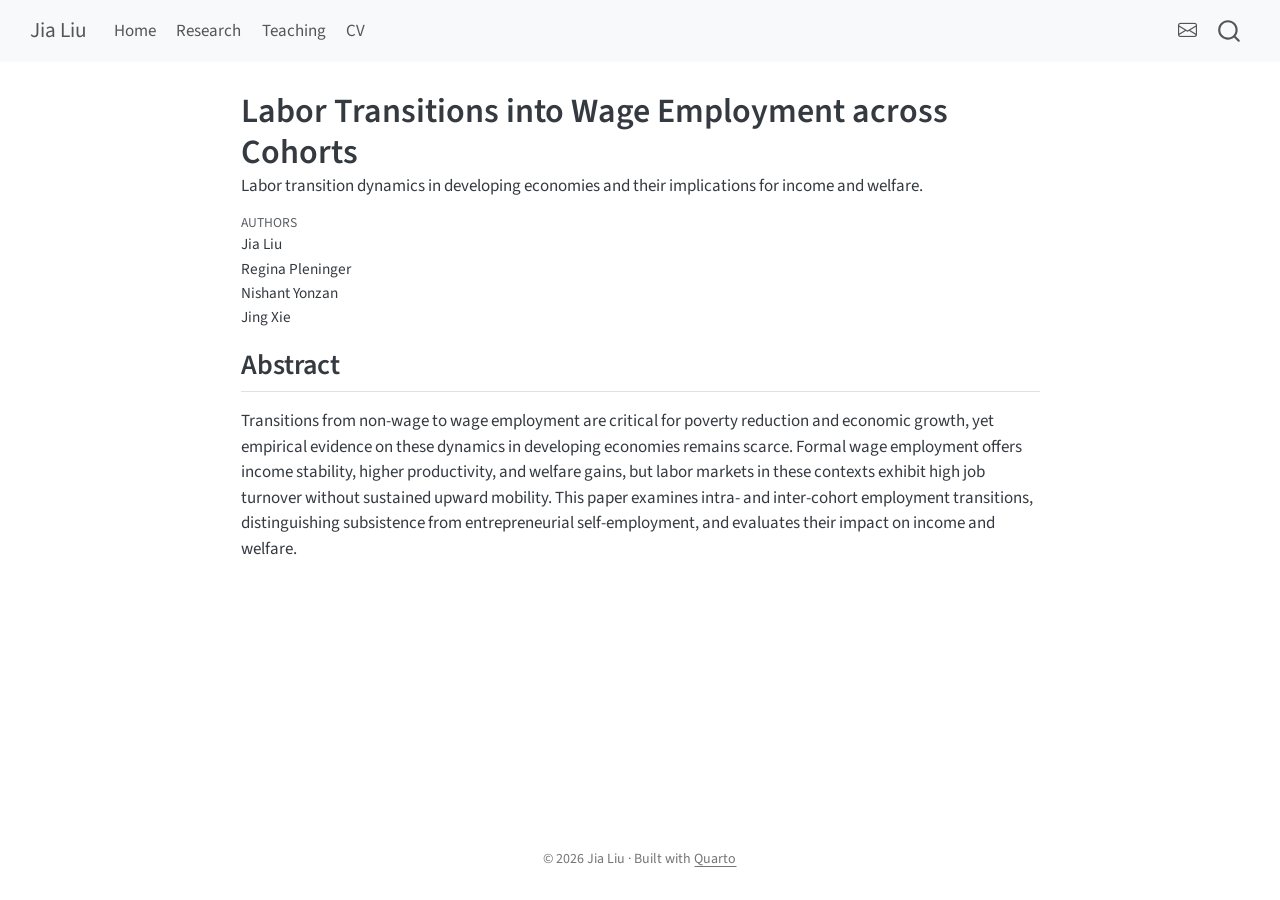
<file: docs/research/wip-1-labor-transitions.html>
<!DOCTYPE html>
<html xmlns="http://www.w3.org/1999/xhtml" lang="en" xml:lang="en"><head>

<meta charset="utf-8">
<meta name="generator" content="quarto-1.10.18">

<meta name="viewport" content="width=device-width, initial-scale=1.0, user-scalable=yes">

<meta name="author" content="Jia Liu">
<meta name="author" content="Regina Pleninger">
<meta name="author" content="Nishant Yonzan">
<meta name="author" content="Jing Xie">
<meta name="description" content="Labor transition dynamics in developing economies and their implications for income and welfare.">

<title>Labor Transitions into Wage Employment across Cohorts – Jia Liu</title>
<style>
/* Default styles provided by pandoc.
** See https://pandoc.org/MANUAL.html#variables-for-html for config info.
*/
span.smallcaps{font-variant: small-caps;}
div.columns{display: flex; gap: 1.5em;}
div.column{flex: auto;}
@media screen {
div.columns{gap: min(4vw, 1.5em);}
div.column{overflow-x: auto;}
}
div.hanging-indent{margin-left: 1.5em; text-indent: -1.5em;}
ul.task-list{list-style: none;}
ul.task-list li input[type="checkbox"] {
  width: 0.8em;
  margin: 0 0.8em 0.2em -1em; /* quarto-specific, see https://github.com/quarto-dev/quarto-cli/issues/4556 */ 
  vertical-align: middle;
}
</style>


<script src="../site_libs/quarto-nav/quarto-nav.js"></script>
<script src="../site_libs/quarto-nav/headroom.min.js"></script>
<script src="../site_libs/clipboard/clipboard.min.js"></script>
<script src="../site_libs/quarto-search/autocomplete.umd.js"></script>
<script src="../site_libs/quarto-search/fuse.min.js"></script>
<script src="../site_libs/quarto-search/quarto-search.js"></script>
<meta name="quarto:offset" content="../">
<link href="../logo.png" rel="icon" type="image/png">
<script src="../site_libs/quarto-html/quarto.js" type="module"></script>
<script src="../site_libs/quarto-html/tabsets/tabsets.js" type="module"></script>
<script src="../site_libs/quarto-html/popper.min.js"></script>
<script src="../site_libs/quarto-html/tippy.umd.min.js"></script>
<script src="../site_libs/quarto-html/anchor.min.js"></script>
<link href="../site_libs/quarto-html/tippy.css" rel="stylesheet">
<link href="../site_libs/quarto-html/quarto-syntax-highlighting-64a204ab8560d761af7679ceaba22944.css" rel="stylesheet" id="quarto-text-highlighting-styles">
<script src="../site_libs/bootstrap/bootstrap.min.js"></script>
<link href="../site_libs/bootstrap/bootstrap-icons.css" rel="stylesheet">
<link href="../site_libs/bootstrap/bootstrap-445b8638c3d06994fee0907d791121c4.min.css" rel="stylesheet" append-hash="true" id="quarto-bootstrap" data-mode="light">
<script id="quarto-search-options" type="application/json">{
  "location": "navbar",
  "copy-button": false,
  "collapse-after": 3,
  "panel-placement": "end",
  "type": "overlay",
  "limit": 50,
  "keyboard-shortcut": [
    "f",
    "/",
    "s"
  ],
  "show-item-context": false,
  "language": {
    "search-no-results-text": "No results",
    "search-matching-documents-text": "matching documents",
    "search-copy-link-title": "Copy link to search",
    "search-hide-matches-text": "Hide additional matches",
    "search-more-match-text": "more match in this document",
    "search-more-matches-text": "more matches in this document",
    "search-clear-button-title": "Clear",
    "search-text-placeholder": "",
    "search-detached-cancel-button-title": "Cancel",
    "search-submit-button-title": "Submit",
    "search-label": "Search"
  }
}</script>
<meta name="google-site-verification" content="I25U0Di0AgxMCj4swJsAAJdfg6iRyI_QS4HBXw4oCBU">


<link rel="stylesheet" href="../styles.css">
<meta property="og:title" content="Labor Transitions into Wage Employment across Cohorts – Jia Liu">
<meta property="og:description" content="Labor transition dynamics in developing economies and their implications for income and welfare.">
<meta property="og:site_name" content="Jia Liu">
</head>

<body class="nav-fixed fullcontent quarto-light">

<div id="quarto-search-results"></div>
  <header id="quarto-header" class="headroom fixed-top">
    <nav class="navbar navbar-expand-lg " data-bs-theme="dark">
      <div class="navbar-container container-fluid">
      <div class="navbar-brand-container mx-auto">
    <a class="navbar-brand" href="../index.html">
    <span class="navbar-title">Jia Liu</span>
    </a>
  </div>
            <div id="quarto-search" class="" title="Search"></div>
          <button class="navbar-toggler" type="button" data-bs-toggle="collapse" data-bs-target="#navbarCollapse" aria-controls="navbarCollapse" role="menu" aria-expanded="false" aria-label="Toggle navigation" onclick="if (window.quartoToggleHeadroom) { window.quartoToggleHeadroom(); }">
  <span class="navbar-toggler-icon"></span>
</button>
          <div class="collapse navbar-collapse" id="navbarCollapse">
            <ul class="navbar-nav navbar-nav-scroll me-auto">
  <li class="nav-item">
    <a class="nav-link" href="../index.html"> 
<span class="menu-text">Home</span></a>
  </li>  
  <li class="nav-item">
    <a class="nav-link" href="../research/index.html"> 
<span class="menu-text">Research</span></a>
  </li>  
  <li class="nav-item">
    <a class="nav-link" href="../teaching.html"> 
<span class="menu-text">Teaching</span></a>
  </li>  
  <li class="nav-item">
    <a class="nav-link" href="../files/cv.pdf"> 
<span class="menu-text">CV</span></a>
  </li>  
</ul>
            <ul class="navbar-nav navbar-nav-scroll ms-auto">
  <li class="nav-item compact">
    <a class="nav-link" href="mailto:liujiaenv@gmail.com"> <i class="bi bi-envelope" role="img">
</i> 
<span class="menu-text"></span></a>
  </li>  
</ul>
          </div> <!-- /navcollapse -->
            <div class="quarto-navbar-tools">
</div>
      </div> <!-- /container-fluid -->
    </nav>
</header>
<!-- content -->
<div id="quarto-content" class="quarto-container page-columns page-rows-contents page-layout-article page-navbar">
<!-- sidebar -->
<!-- margin-sidebar -->
    
<!-- main -->
<main class="content" id="quarto-document-content">

<header id="title-block-header" class="quarto-title-block default">
<div class="quarto-title">
<h1 class="title">Labor Transitions into Wage Employment across Cohorts</h1>
</div>

<div>
  <div class="description">
    Labor transition dynamics in developing economies and their implications for income and welfare.
  </div>
</div>


<div class="quarto-title-meta">

    <div>
    <div class="quarto-title-meta-heading">Authors</div>
    <div class="quarto-title-meta-contents">
             <p>Jia Liu </p>
             <p>Regina Pleninger </p>
             <p>Nishant Yonzan </p>
             <p>Jing Xie </p>
          </div>
  </div>
    
  
    
  </div>
  


</header>


<section id="abstract" class="level2">
<h2 class="anchored" data-anchor-id="abstract">Abstract</h2>
<p>Transitions from non-wage to wage employment are critical for poverty reduction and economic growth, yet empirical evidence on these dynamics in developing economies remains scarce. Formal wage employment offers income stability, higher productivity, and welfare gains, but labor markets in these contexts exhibit high job turnover without sustained upward mobility. This paper examines intra- and inter-cohort employment transitions, distinguishing subsistence from entrepreneurial self-employment, and evaluates their impact on income and welfare.</p>


</section>

</main> <!-- /main -->
<script id="quarto-html-after-body" type="application/javascript">
  window.document.addEventListener("DOMContentLoaded", function (event) {
    const icon = "";
    const anchorJS = new window.AnchorJS();
    anchorJS.options = {
      placement: 'right',
      icon: icon
    };
    anchorJS.add('.anchored');
    const isCodeAnnotation = (el) => {
      for (const clz of el.classList) {
        if (clz.startsWith('code-annotation-')) {                     
          return true;
        }
      }
      return false;
    }
    const onCopySuccess = function(e) {
      // button target
      const button = e.trigger;
      // don't keep focus
      button.blur();
      // flash "checked"
      button.classList.add('code-copy-button-checked');
      var currentTitle = button.getAttribute("title");
      button.setAttribute("title", "Copied!");
      let tooltip;
      if (window.bootstrap) {
        button.setAttribute("data-bs-toggle", "tooltip");
        button.setAttribute("data-bs-placement", "left");
        button.setAttribute("data-bs-title", "Copied!");
        tooltip = new bootstrap.Tooltip(button, 
          { trigger: "manual", 
            customClass: "code-copy-button-tooltip",
            offset: [0, -8]});
        tooltip.show();    
      }
      setTimeout(function() {
        if (tooltip) {
          tooltip.hide();
          button.removeAttribute("data-bs-title");
          button.removeAttribute("data-bs-toggle");
          button.removeAttribute("data-bs-placement");
        }
        button.setAttribute("title", currentTitle);
        button.classList.remove('code-copy-button-checked');
      }, 1000);
      // clear code selection
      e.clearSelection();
    }
    const getTextToCopy = function(trigger) {
      const outerScaffold = trigger.parentElement.cloneNode(true);
      const codeEl = outerScaffold.querySelector('code');
      for (const childEl of codeEl.children) {
        if (isCodeAnnotation(childEl)) {
          childEl.remove();
        }
      }
      return codeEl.innerText;
    }
    const clipboard = new window.ClipboardJS('.code-copy-button:not([data-in-quarto-modal])', {
      text: getTextToCopy
    });
    clipboard.on('success', onCopySuccess);
    if (window.document.getElementById('quarto-embedded-source-code-modal')) {
      const clipboardModal = new window.ClipboardJS('.code-copy-button[data-in-quarto-modal]', {
        text: getTextToCopy,
        container: window.document.getElementById('quarto-embedded-source-code-modal')
      });
      clipboardModal.on('success', onCopySuccess);
    }
      var localhostRegex = new RegExp(/^(?:http|https):\/\/localhost\:?[0-9]*\//);
      var mailtoRegex = new RegExp(/^mailto:/);
        var filterRegex = new RegExp("https:\/\/jiaecon\.github\.io");
      var isInternal = (href) => {
          return filterRegex.test(href) || localhostRegex.test(href) || mailtoRegex.test(href);
      }
      // Inspect non-navigation links and adorn them if external
     var links = window.document.querySelectorAll('a[href]:not(.nav-link):not(.navbar-brand):not(.toc-action):not(.sidebar-link):not(.sidebar-item-toggle):not(.pagination-link):not(.no-external):not([aria-hidden]):not(.dropdown-item):not(.quarto-navigation-tool):not(.about-link)');
      for (var i=0; i<links.length; i++) {
        const link = links[i];
        if (!isInternal(link.href)) {
          // undo the damage that might have been done by quarto-nav.js in the case of
          // links that we want to consider external
          if (link.dataset.originalHref !== undefined) {
            link.href = link.dataset.originalHref;
          }
        }
      }
    function tippyHover(el, contentFn, onTriggerFn, onUntriggerFn) {
      const config = {
        allowHTML: true,
        maxWidth: 500,
        delay: 100,
        arrow: false,
        appendTo: function(el) {
            return el.parentElement;
        },
        interactive: true,
        interactiveBorder: 10,
        theme: 'quarto',
        placement: 'bottom-start',
      };
      if (contentFn) {
        config.content = contentFn;
      }
      if (onTriggerFn) {
        config.onTrigger = onTriggerFn;
      }
      if (onUntriggerFn) {
        config.onUntrigger = onUntriggerFn;
      }
      window.tippy(el, config); 
    }
    const noterefs = window.document.querySelectorAll('a[role="doc-noteref"]');
    for (var i=0; i<noterefs.length; i++) {
      const ref = noterefs[i];
      tippyHover(ref, function() {
        // use id or data attribute instead here
        let href = ref.getAttribute('data-footnote-href') || ref.getAttribute('href');
        try { href = new URL(href).hash; } catch {}
        const id = href.replace(/^#\/?/, "");
        const note = window.document.getElementById(id);
        if (note) {
          return note.innerHTML;
        } else {
          return "";
        }
      });
    }
    const xrefs = window.document.querySelectorAll('a.quarto-xref');
    const processXRef = (id, note) => {
      // Strip column container classes
      const stripColumnClz = (el) => {
        el.classList.remove("page-full", "page-columns");
        if (el.children) {
          for (const child of el.children) {
            stripColumnClz(child);
          }
        }
      }
      stripColumnClz(note)
      if (id === null || id.startsWith('sec-')) {
        // Special case sections, only their first couple elements
        const container = document.createElement("div");
        if (note.children && note.children.length > 2) {
          container.appendChild(note.children[0].cloneNode(true));
          for (let i = 1; i < note.children.length; i++) {
            const child = note.children[i];
            if (child.tagName === "P" && child.innerText === "") {
              continue;
            } else {
              container.appendChild(child.cloneNode(true));
              break;
            }
          }
          if (window.Quarto?.typesetMath) {
            window.Quarto.typesetMath(container);
          }
          return container.innerHTML
        } else {
          if (window.Quarto?.typesetMath) {
            window.Quarto.typesetMath(note);
          }
          return note.innerHTML;
        }
      } else {
        // Remove any anchor links if they are present
        const anchorLink = note.querySelector('a.anchorjs-link');
        if (anchorLink) {
          anchorLink.remove();
        }
        if (window.Quarto?.typesetMath) {
          window.Quarto.typesetMath(note);
        }
        if (note.classList.contains("callout")) {
          return note.outerHTML;
        } else {
          return note.innerHTML;
        }
      }
    }
    for (var i=0; i<xrefs.length; i++) {
      const xref = xrefs[i];
      tippyHover(xref, undefined, function(instance) {
        instance.disable();
        let url = xref.getAttribute('href');
        let hash = undefined; 
        if (url.startsWith('#')) {
          hash = url;
        } else {
          try { hash = new URL(url).hash; } catch {}
        }
        if (hash) {
          const id = hash.replace(/^#\/?/, "");
          const note = window.document.getElementById(id);
          if (note !== null) {
            try {
              const html = processXRef(id, note.cloneNode(true));
              instance.setContent(html);
            } finally {
              instance.enable();
              instance.show();
            }
          } else {
            // See if we can fetch this
            fetch(url.split('#')[0])
            .then(res => res.text())
            .then(html => {
              const parser = new DOMParser();
              const htmlDoc = parser.parseFromString(html, "text/html");
              const note = htmlDoc.getElementById(id);
              if (note !== null) {
                const html = processXRef(id, note);
                instance.setContent(html);
              } 
            }).finally(() => {
              instance.enable();
              instance.show();
            });
          }
        } else {
          // See if we can fetch a full url (with no hash to target)
          // This is a special case and we should probably do some content thinning / targeting
          fetch(url)
          .then(res => res.text())
          .then(html => {
            const parser = new DOMParser();
            const htmlDoc = parser.parseFromString(html, "text/html");
            const note = htmlDoc.querySelector('main.content');
            if (note !== null) {
              // This should only happen for chapter cross references
              // (since there is no id in the URL)
              // remove the first header
              if (note.children.length > 0 && note.children[0].tagName === "HEADER") {
                note.children[0].remove();
              }
              const html = processXRef(null, note);
              instance.setContent(html);
            } 
          }).finally(() => {
            instance.enable();
            instance.show();
          });
        }
      }, function(instance) {
      });
    }
        let selectedAnnoteEl;
        const selectorForAnnotation = ( cell, annotation) => {
          let cellAttr = 'data-code-cell="' + cell + '"';
          let lineAttr = 'data-code-annotation="' +  annotation + '"';
          const selector = 'span[' + cellAttr + '][' + lineAttr + ']';
          return selector;
        }
        const selectCodeLines = (annoteEl) => {
          const doc = window.document;
          const targetCell = annoteEl.getAttribute("data-target-cell");
          const targetAnnotation = annoteEl.getAttribute("data-target-annotation");
          const annoteSpan = window.document.querySelector(selectorForAnnotation(targetCell, targetAnnotation));
          const lines = annoteSpan.getAttribute("data-code-lines").split(",");
          const lineIds = lines.map((line) => {
            return targetCell + "-" + line;
          })
          let top = null;
          let height = null;
          let parent = null;
          if (lineIds.length > 0) {
              //compute the position of the single el (top and bottom and make a div)
              const el = window.document.getElementById(lineIds[0]);
              top = el.offsetTop;
              height = el.offsetHeight;
              parent = el.parentElement.parentElement;
            if (lineIds.length > 1) {
              const lastEl = window.document.getElementById(lineIds[lineIds.length - 1]);
              const bottom = lastEl.offsetTop + lastEl.offsetHeight;
              height = bottom - top;
            }
            if (top !== null && height !== null && parent !== null) {
              // cook up a div (if necessary) and position it 
              let div = window.document.getElementById("code-annotation-line-highlight");
              if (div === null) {
                div = window.document.createElement("div");
                div.setAttribute("id", "code-annotation-line-highlight");
                div.style.position = 'absolute';
                parent.appendChild(div);
              }
              div.style.top = top - 2 + "px";
              div.style.height = height + 4 + "px";
              div.style.left = 0;
              let gutterDiv = window.document.getElementById("code-annotation-line-highlight-gutter");
              if (gutterDiv === null) {
                gutterDiv = window.document.createElement("div");
                gutterDiv.setAttribute("id", "code-annotation-line-highlight-gutter");
                gutterDiv.style.position = 'absolute';
                const codeCell = window.document.getElementById(targetCell);
                const gutter = codeCell.querySelector('.code-annotation-gutter');
                gutter.appendChild(gutterDiv);
              }
              gutterDiv.style.top = top - 2 + "px";
              gutterDiv.style.height = height + 4 + "px";
            }
            selectedAnnoteEl = annoteEl;
          }
        };
        const unselectCodeLines = () => {
          const elementsIds = ["code-annotation-line-highlight", "code-annotation-line-highlight-gutter"];
          elementsIds.forEach((elId) => {
            const div = window.document.getElementById(elId);
            if (div) {
              div.remove();
            }
          });
          selectedAnnoteEl = undefined;
        };
          // Handle positioning of the toggle
      window.addEventListener(
        "resize",
        throttle(() => {
          elRect = undefined;
          if (selectedAnnoteEl) {
            selectCodeLines(selectedAnnoteEl);
          }
        }, 10)
      );
      function throttle(fn, ms) {
      let throttle = false;
      let timer;
        return (...args) => {
          if(!throttle) { // first call gets through
              fn.apply(this, args);
              throttle = true;
          } else { // all the others get throttled
              if(timer) clearTimeout(timer); // cancel #2
              timer = setTimeout(() => {
                fn.apply(this, args);
                timer = throttle = false;
              }, ms);
          }
        };
      }
        // Attach click handler to the DT
        const annoteDls = window.document.querySelectorAll('dt[data-target-cell]');
        for (const annoteDlNode of annoteDls) {
          annoteDlNode.addEventListener('click', (event) => {
            const clickedEl = event.target;
            if (clickedEl !== selectedAnnoteEl) {
              unselectCodeLines();
              const activeEl = window.document.querySelector('dt[data-target-cell].code-annotation-active');
              if (activeEl) {
                activeEl.classList.remove('code-annotation-active');
              }
              selectCodeLines(clickedEl);
              clickedEl.classList.add('code-annotation-active');
            } else {
              // Unselect the line
              unselectCodeLines();
              clickedEl.classList.remove('code-annotation-active');
            }
          });
        }
    const findCites = (el) => {
      const parentEl = el.parentElement;
      if (parentEl) {
        const cites = parentEl.dataset.cites;
        if (cites) {
          return {
            el,
            cites: cites.split(' ')
          };
        } else {
          return findCites(el.parentElement)
        }
      } else {
        return undefined;
      }
    };
    var bibliorefs = window.document.querySelectorAll('a[role="doc-biblioref"]');
    for (var i=0; i<bibliorefs.length; i++) {
      const ref = bibliorefs[i];
      const citeInfo = findCites(ref);
      if (citeInfo) {
        tippyHover(citeInfo.el, function() {
          var popup = window.document.createElement('div');
          citeInfo.cites.forEach(function(cite) {
            var citeDiv = window.document.createElement('div');
            citeDiv.classList.add('hanging-indent');
            citeDiv.classList.add('csl-entry');
            var biblioDiv = window.document.getElementById('ref-' + cite);
            if (biblioDiv) {
              citeDiv.innerHTML = biblioDiv.innerHTML;
            }
            popup.appendChild(citeDiv);
          });
          return popup.innerHTML;
        });
      }
    }
  });
  </script>
</div> <!-- /content -->
<footer class="footer">
  <div class="nav-footer">
    <div class="nav-footer-left">
      &nbsp;
    </div>   
    <div class="nav-footer-center">
<p>© 2026 Jia Liu · Built with <a href="https://quarto.org">Quarto</a></p>
</div>
    <div class="nav-footer-right">
      &nbsp;
    </div>
  </div>
</footer>




</body></html>
</file>
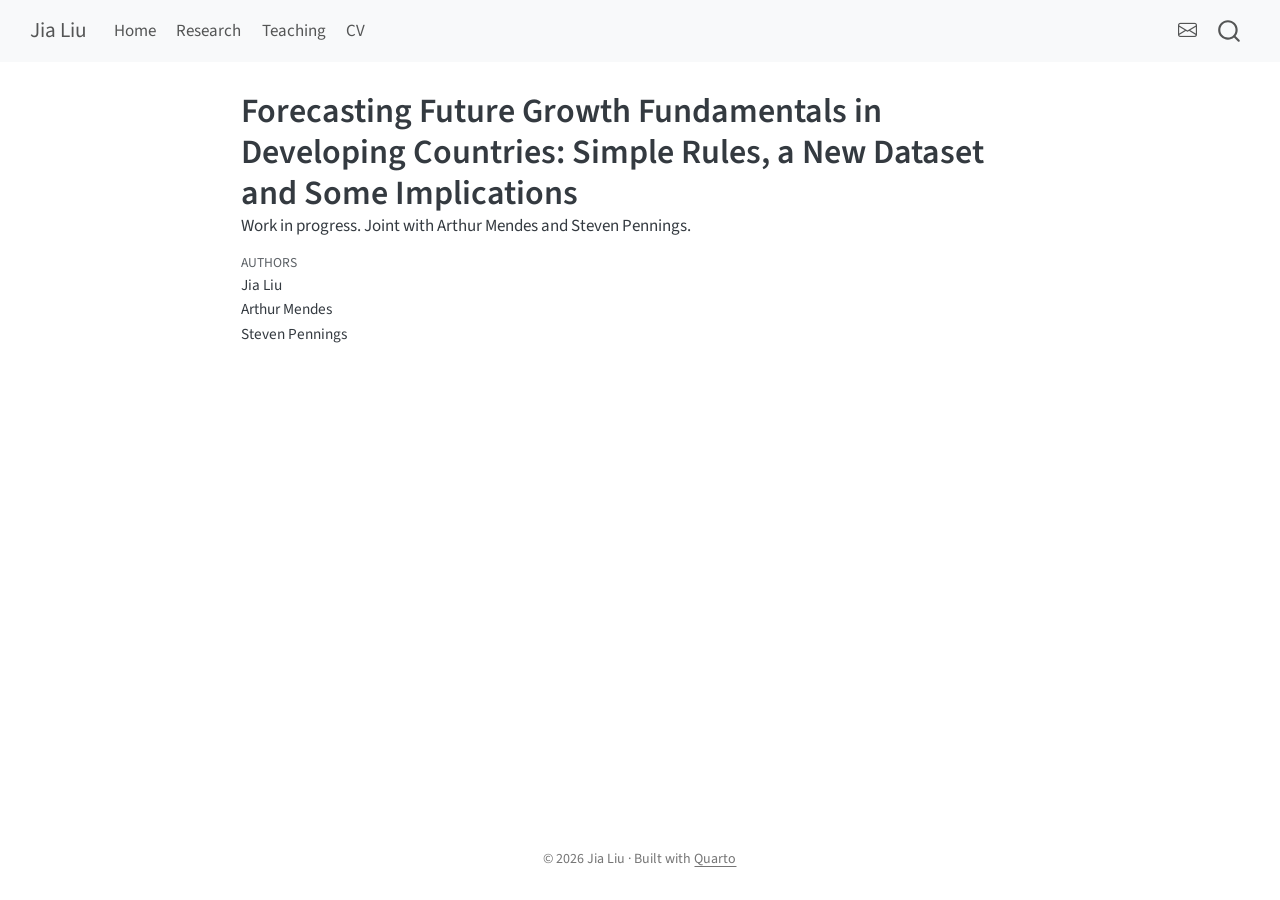
<file: docs/research/wip-2-LTGM-database.html>
<!DOCTYPE html>
<html xmlns="http://www.w3.org/1999/xhtml" lang="en" xml:lang="en"><head>

<meta charset="utf-8">
<meta name="generator" content="quarto-1.10.18">

<meta name="viewport" content="width=device-width, initial-scale=1.0, user-scalable=yes">

<meta name="author" content="Jia Liu">
<meta name="author" content="Arthur Mendes">
<meta name="author" content="Steven Pennings">
<meta name="description" content="Work in progress. Joint with Arthur Mendes and Steven Pennings.">

<title>Forecasting Future Growth Fundamentals in Developing Countries: Simple Rules, a New Dataset and Some Implications – Jia Liu</title>
<style>
/* Default styles provided by pandoc.
** See https://pandoc.org/MANUAL.html#variables-for-html for config info.
*/
span.smallcaps{font-variant: small-caps;}
div.columns{display: flex; gap: 1.5em;}
div.column{flex: auto;}
@media screen {
div.columns{gap: min(4vw, 1.5em);}
div.column{overflow-x: auto;}
}
div.hanging-indent{margin-left: 1.5em; text-indent: -1.5em;}
ul.task-list{list-style: none;}
ul.task-list li input[type="checkbox"] {
  width: 0.8em;
  margin: 0 0.8em 0.2em -1em; /* quarto-specific, see https://github.com/quarto-dev/quarto-cli/issues/4556 */ 
  vertical-align: middle;
}
</style>


<script src="../site_libs/quarto-nav/quarto-nav.js"></script>
<script src="../site_libs/quarto-nav/headroom.min.js"></script>
<script src="../site_libs/clipboard/clipboard.min.js"></script>
<script src="../site_libs/quarto-search/autocomplete.umd.js"></script>
<script src="../site_libs/quarto-search/fuse.min.js"></script>
<script src="../site_libs/quarto-search/quarto-search.js"></script>
<meta name="quarto:offset" content="../">
<link href="../logo.png" rel="icon" type="image/png">
<script src="../site_libs/quarto-html/quarto.js" type="module"></script>
<script src="../site_libs/quarto-html/tabsets/tabsets.js" type="module"></script>
<script src="../site_libs/quarto-html/popper.min.js"></script>
<script src="../site_libs/quarto-html/tippy.umd.min.js"></script>
<script src="../site_libs/quarto-html/anchor.min.js"></script>
<link href="../site_libs/quarto-html/tippy.css" rel="stylesheet">
<link href="../site_libs/quarto-html/quarto-syntax-highlighting-64a204ab8560d761af7679ceaba22944.css" rel="stylesheet" id="quarto-text-highlighting-styles">
<script src="../site_libs/bootstrap/bootstrap.min.js"></script>
<link href="../site_libs/bootstrap/bootstrap-icons.css" rel="stylesheet">
<link href="../site_libs/bootstrap/bootstrap-445b8638c3d06994fee0907d791121c4.min.css" rel="stylesheet" append-hash="true" id="quarto-bootstrap" data-mode="light">
<script id="quarto-search-options" type="application/json">{
  "location": "navbar",
  "copy-button": false,
  "collapse-after": 3,
  "panel-placement": "end",
  "type": "overlay",
  "limit": 50,
  "keyboard-shortcut": [
    "f",
    "/",
    "s"
  ],
  "show-item-context": false,
  "language": {
    "search-no-results-text": "No results",
    "search-matching-documents-text": "matching documents",
    "search-copy-link-title": "Copy link to search",
    "search-hide-matches-text": "Hide additional matches",
    "search-more-match-text": "more match in this document",
    "search-more-matches-text": "more matches in this document",
    "search-clear-button-title": "Clear",
    "search-text-placeholder": "",
    "search-detached-cancel-button-title": "Cancel",
    "search-submit-button-title": "Submit",
    "search-label": "Search"
  }
}</script>
<meta name="google-site-verification" content="I25U0Di0AgxMCj4swJsAAJdfg6iRyI_QS4HBXw4oCBU">


<link rel="stylesheet" href="../styles.css">
<meta property="og:title" content="Forecasting Future Growth Fundamentals in Developing Countries: Simple Rules, a New Dataset and Some Implications – Jia Liu">
<meta property="og:description" content="Work in progress. Joint with Arthur Mendes and Steven Pennings.">
<meta property="og:site_name" content="Jia Liu">
</head>

<body class="nav-fixed fullcontent quarto-light">

<div id="quarto-search-results"></div>
  <header id="quarto-header" class="headroom fixed-top">
    <nav class="navbar navbar-expand-lg " data-bs-theme="dark">
      <div class="navbar-container container-fluid">
      <div class="navbar-brand-container mx-auto">
    <a class="navbar-brand" href="../index.html">
    <span class="navbar-title">Jia Liu</span>
    </a>
  </div>
            <div id="quarto-search" class="" title="Search"></div>
          <button class="navbar-toggler" type="button" data-bs-toggle="collapse" data-bs-target="#navbarCollapse" aria-controls="navbarCollapse" role="menu" aria-expanded="false" aria-label="Toggle navigation" onclick="if (window.quartoToggleHeadroom) { window.quartoToggleHeadroom(); }">
  <span class="navbar-toggler-icon"></span>
</button>
          <div class="collapse navbar-collapse" id="navbarCollapse">
            <ul class="navbar-nav navbar-nav-scroll me-auto">
  <li class="nav-item">
    <a class="nav-link" href="../index.html"> 
<span class="menu-text">Home</span></a>
  </li>  
  <li class="nav-item">
    <a class="nav-link" href="../research/index.html"> 
<span class="menu-text">Research</span></a>
  </li>  
  <li class="nav-item">
    <a class="nav-link" href="../teaching.html"> 
<span class="menu-text">Teaching</span></a>
  </li>  
  <li class="nav-item">
    <a class="nav-link" href="../files/cv.pdf"> 
<span class="menu-text">CV</span></a>
  </li>  
</ul>
            <ul class="navbar-nav navbar-nav-scroll ms-auto">
  <li class="nav-item compact">
    <a class="nav-link" href="mailto:liujiaenv@gmail.com"> <i class="bi bi-envelope" role="img">
</i> 
<span class="menu-text"></span></a>
  </li>  
</ul>
          </div> <!-- /navcollapse -->
            <div class="quarto-navbar-tools">
</div>
      </div> <!-- /container-fluid -->
    </nav>
</header>
<!-- content -->
<div id="quarto-content" class="quarto-container page-columns page-rows-contents page-layout-article page-navbar">
<!-- sidebar -->
<!-- margin-sidebar -->
    
<!-- main -->
<main class="content" id="quarto-document-content">

<header id="title-block-header" class="quarto-title-block default">
<div class="quarto-title">
<h1 class="title">Forecasting Future Growth Fundamentals in Developing Countries: Simple Rules, a New Dataset and Some Implications</h1>
</div>

<div>
  <div class="description">
    Work in progress. Joint with Arthur Mendes and Steven Pennings.
  </div>
</div>


<div class="quarto-title-meta">

    <div>
    <div class="quarto-title-meta-heading">Authors</div>
    <div class="quarto-title-meta-contents">
             <p>Jia Liu </p>
             <p>Arthur Mendes </p>
             <p>Steven Pennings </p>
          </div>
  </div>
    
  
    
  </div>
  


</header>


<!-- ## Abstract  -->



</main> <!-- /main -->
<script id="quarto-html-after-body" type="application/javascript">
  window.document.addEventListener("DOMContentLoaded", function (event) {
    const icon = "";
    const anchorJS = new window.AnchorJS();
    anchorJS.options = {
      placement: 'right',
      icon: icon
    };
    anchorJS.add('.anchored');
    const isCodeAnnotation = (el) => {
      for (const clz of el.classList) {
        if (clz.startsWith('code-annotation-')) {                     
          return true;
        }
      }
      return false;
    }
    const onCopySuccess = function(e) {
      // button target
      const button = e.trigger;
      // don't keep focus
      button.blur();
      // flash "checked"
      button.classList.add('code-copy-button-checked');
      var currentTitle = button.getAttribute("title");
      button.setAttribute("title", "Copied!");
      let tooltip;
      if (window.bootstrap) {
        button.setAttribute("data-bs-toggle", "tooltip");
        button.setAttribute("data-bs-placement", "left");
        button.setAttribute("data-bs-title", "Copied!");
        tooltip = new bootstrap.Tooltip(button, 
          { trigger: "manual", 
            customClass: "code-copy-button-tooltip",
            offset: [0, -8]});
        tooltip.show();    
      }
      setTimeout(function() {
        if (tooltip) {
          tooltip.hide();
          button.removeAttribute("data-bs-title");
          button.removeAttribute("data-bs-toggle");
          button.removeAttribute("data-bs-placement");
        }
        button.setAttribute("title", currentTitle);
        button.classList.remove('code-copy-button-checked');
      }, 1000);
      // clear code selection
      e.clearSelection();
    }
    const getTextToCopy = function(trigger) {
      const outerScaffold = trigger.parentElement.cloneNode(true);
      const codeEl = outerScaffold.querySelector('code');
      for (const childEl of codeEl.children) {
        if (isCodeAnnotation(childEl)) {
          childEl.remove();
        }
      }
      return codeEl.innerText;
    }
    const clipboard = new window.ClipboardJS('.code-copy-button:not([data-in-quarto-modal])', {
      text: getTextToCopy
    });
    clipboard.on('success', onCopySuccess);
    if (window.document.getElementById('quarto-embedded-source-code-modal')) {
      const clipboardModal = new window.ClipboardJS('.code-copy-button[data-in-quarto-modal]', {
        text: getTextToCopy,
        container: window.document.getElementById('quarto-embedded-source-code-modal')
      });
      clipboardModal.on('success', onCopySuccess);
    }
      var localhostRegex = new RegExp(/^(?:http|https):\/\/localhost\:?[0-9]*\//);
      var mailtoRegex = new RegExp(/^mailto:/);
        var filterRegex = new RegExp("https:\/\/jiaecon\.github\.io");
      var isInternal = (href) => {
          return filterRegex.test(href) || localhostRegex.test(href) || mailtoRegex.test(href);
      }
      // Inspect non-navigation links and adorn them if external
     var links = window.document.querySelectorAll('a[href]:not(.nav-link):not(.navbar-brand):not(.toc-action):not(.sidebar-link):not(.sidebar-item-toggle):not(.pagination-link):not(.no-external):not([aria-hidden]):not(.dropdown-item):not(.quarto-navigation-tool):not(.about-link)');
      for (var i=0; i<links.length; i++) {
        const link = links[i];
        if (!isInternal(link.href)) {
          // undo the damage that might have been done by quarto-nav.js in the case of
          // links that we want to consider external
          if (link.dataset.originalHref !== undefined) {
            link.href = link.dataset.originalHref;
          }
        }
      }
    function tippyHover(el, contentFn, onTriggerFn, onUntriggerFn) {
      const config = {
        allowHTML: true,
        maxWidth: 500,
        delay: 100,
        arrow: false,
        appendTo: function(el) {
            return el.parentElement;
        },
        interactive: true,
        interactiveBorder: 10,
        theme: 'quarto',
        placement: 'bottom-start',
      };
      if (contentFn) {
        config.content = contentFn;
      }
      if (onTriggerFn) {
        config.onTrigger = onTriggerFn;
      }
      if (onUntriggerFn) {
        config.onUntrigger = onUntriggerFn;
      }
      window.tippy(el, config); 
    }
    const noterefs = window.document.querySelectorAll('a[role="doc-noteref"]');
    for (var i=0; i<noterefs.length; i++) {
      const ref = noterefs[i];
      tippyHover(ref, function() {
        // use id or data attribute instead here
        let href = ref.getAttribute('data-footnote-href') || ref.getAttribute('href');
        try { href = new URL(href).hash; } catch {}
        const id = href.replace(/^#\/?/, "");
        const note = window.document.getElementById(id);
        if (note) {
          return note.innerHTML;
        } else {
          return "";
        }
      });
    }
    const xrefs = window.document.querySelectorAll('a.quarto-xref');
    const processXRef = (id, note) => {
      // Strip column container classes
      const stripColumnClz = (el) => {
        el.classList.remove("page-full", "page-columns");
        if (el.children) {
          for (const child of el.children) {
            stripColumnClz(child);
          }
        }
      }
      stripColumnClz(note)
      if (id === null || id.startsWith('sec-')) {
        // Special case sections, only their first couple elements
        const container = document.createElement("div");
        if (note.children && note.children.length > 2) {
          container.appendChild(note.children[0].cloneNode(true));
          for (let i = 1; i < note.children.length; i++) {
            const child = note.children[i];
            if (child.tagName === "P" && child.innerText === "") {
              continue;
            } else {
              container.appendChild(child.cloneNode(true));
              break;
            }
          }
          if (window.Quarto?.typesetMath) {
            window.Quarto.typesetMath(container);
          }
          return container.innerHTML
        } else {
          if (window.Quarto?.typesetMath) {
            window.Quarto.typesetMath(note);
          }
          return note.innerHTML;
        }
      } else {
        // Remove any anchor links if they are present
        const anchorLink = note.querySelector('a.anchorjs-link');
        if (anchorLink) {
          anchorLink.remove();
        }
        if (window.Quarto?.typesetMath) {
          window.Quarto.typesetMath(note);
        }
        if (note.classList.contains("callout")) {
          return note.outerHTML;
        } else {
          return note.innerHTML;
        }
      }
    }
    for (var i=0; i<xrefs.length; i++) {
      const xref = xrefs[i];
      tippyHover(xref, undefined, function(instance) {
        instance.disable();
        let url = xref.getAttribute('href');
        let hash = undefined; 
        if (url.startsWith('#')) {
          hash = url;
        } else {
          try { hash = new URL(url).hash; } catch {}
        }
        if (hash) {
          const id = hash.replace(/^#\/?/, "");
          const note = window.document.getElementById(id);
          if (note !== null) {
            try {
              const html = processXRef(id, note.cloneNode(true));
              instance.setContent(html);
            } finally {
              instance.enable();
              instance.show();
            }
          } else {
            // See if we can fetch this
            fetch(url.split('#')[0])
            .then(res => res.text())
            .then(html => {
              const parser = new DOMParser();
              const htmlDoc = parser.parseFromString(html, "text/html");
              const note = htmlDoc.getElementById(id);
              if (note !== null) {
                const html = processXRef(id, note);
                instance.setContent(html);
              } 
            }).finally(() => {
              instance.enable();
              instance.show();
            });
          }
        } else {
          // See if we can fetch a full url (with no hash to target)
          // This is a special case and we should probably do some content thinning / targeting
          fetch(url)
          .then(res => res.text())
          .then(html => {
            const parser = new DOMParser();
            const htmlDoc = parser.parseFromString(html, "text/html");
            const note = htmlDoc.querySelector('main.content');
            if (note !== null) {
              // This should only happen for chapter cross references
              // (since there is no id in the URL)
              // remove the first header
              if (note.children.length > 0 && note.children[0].tagName === "HEADER") {
                note.children[0].remove();
              }
              const html = processXRef(null, note);
              instance.setContent(html);
            } 
          }).finally(() => {
            instance.enable();
            instance.show();
          });
        }
      }, function(instance) {
      });
    }
        let selectedAnnoteEl;
        const selectorForAnnotation = ( cell, annotation) => {
          let cellAttr = 'data-code-cell="' + cell + '"';
          let lineAttr = 'data-code-annotation="' +  annotation + '"';
          const selector = 'span[' + cellAttr + '][' + lineAttr + ']';
          return selector;
        }
        const selectCodeLines = (annoteEl) => {
          const doc = window.document;
          const targetCell = annoteEl.getAttribute("data-target-cell");
          const targetAnnotation = annoteEl.getAttribute("data-target-annotation");
          const annoteSpan = window.document.querySelector(selectorForAnnotation(targetCell, targetAnnotation));
          const lines = annoteSpan.getAttribute("data-code-lines").split(",");
          const lineIds = lines.map((line) => {
            return targetCell + "-" + line;
          })
          let top = null;
          let height = null;
          let parent = null;
          if (lineIds.length > 0) {
              //compute the position of the single el (top and bottom and make a div)
              const el = window.document.getElementById(lineIds[0]);
              top = el.offsetTop;
              height = el.offsetHeight;
              parent = el.parentElement.parentElement;
            if (lineIds.length > 1) {
              const lastEl = window.document.getElementById(lineIds[lineIds.length - 1]);
              const bottom = lastEl.offsetTop + lastEl.offsetHeight;
              height = bottom - top;
            }
            if (top !== null && height !== null && parent !== null) {
              // cook up a div (if necessary) and position it 
              let div = window.document.getElementById("code-annotation-line-highlight");
              if (div === null) {
                div = window.document.createElement("div");
                div.setAttribute("id", "code-annotation-line-highlight");
                div.style.position = 'absolute';
                parent.appendChild(div);
              }
              div.style.top = top - 2 + "px";
              div.style.height = height + 4 + "px";
              div.style.left = 0;
              let gutterDiv = window.document.getElementById("code-annotation-line-highlight-gutter");
              if (gutterDiv === null) {
                gutterDiv = window.document.createElement("div");
                gutterDiv.setAttribute("id", "code-annotation-line-highlight-gutter");
                gutterDiv.style.position = 'absolute';
                const codeCell = window.document.getElementById(targetCell);
                const gutter = codeCell.querySelector('.code-annotation-gutter');
                gutter.appendChild(gutterDiv);
              }
              gutterDiv.style.top = top - 2 + "px";
              gutterDiv.style.height = height + 4 + "px";
            }
            selectedAnnoteEl = annoteEl;
          }
        };
        const unselectCodeLines = () => {
          const elementsIds = ["code-annotation-line-highlight", "code-annotation-line-highlight-gutter"];
          elementsIds.forEach((elId) => {
            const div = window.document.getElementById(elId);
            if (div) {
              div.remove();
            }
          });
          selectedAnnoteEl = undefined;
        };
          // Handle positioning of the toggle
      window.addEventListener(
        "resize",
        throttle(() => {
          elRect = undefined;
          if (selectedAnnoteEl) {
            selectCodeLines(selectedAnnoteEl);
          }
        }, 10)
      );
      function throttle(fn, ms) {
      let throttle = false;
      let timer;
        return (...args) => {
          if(!throttle) { // first call gets through
              fn.apply(this, args);
              throttle = true;
          } else { // all the others get throttled
              if(timer) clearTimeout(timer); // cancel #2
              timer = setTimeout(() => {
                fn.apply(this, args);
                timer = throttle = false;
              }, ms);
          }
        };
      }
        // Attach click handler to the DT
        const annoteDls = window.document.querySelectorAll('dt[data-target-cell]');
        for (const annoteDlNode of annoteDls) {
          annoteDlNode.addEventListener('click', (event) => {
            const clickedEl = event.target;
            if (clickedEl !== selectedAnnoteEl) {
              unselectCodeLines();
              const activeEl = window.document.querySelector('dt[data-target-cell].code-annotation-active');
              if (activeEl) {
                activeEl.classList.remove('code-annotation-active');
              }
              selectCodeLines(clickedEl);
              clickedEl.classList.add('code-annotation-active');
            } else {
              // Unselect the line
              unselectCodeLines();
              clickedEl.classList.remove('code-annotation-active');
            }
          });
        }
    const findCites = (el) => {
      const parentEl = el.parentElement;
      if (parentEl) {
        const cites = parentEl.dataset.cites;
        if (cites) {
          return {
            el,
            cites: cites.split(' ')
          };
        } else {
          return findCites(el.parentElement)
        }
      } else {
        return undefined;
      }
    };
    var bibliorefs = window.document.querySelectorAll('a[role="doc-biblioref"]');
    for (var i=0; i<bibliorefs.length; i++) {
      const ref = bibliorefs[i];
      const citeInfo = findCites(ref);
      if (citeInfo) {
        tippyHover(citeInfo.el, function() {
          var popup = window.document.createElement('div');
          citeInfo.cites.forEach(function(cite) {
            var citeDiv = window.document.createElement('div');
            citeDiv.classList.add('hanging-indent');
            citeDiv.classList.add('csl-entry');
            var biblioDiv = window.document.getElementById('ref-' + cite);
            if (biblioDiv) {
              citeDiv.innerHTML = biblioDiv.innerHTML;
            }
            popup.appendChild(citeDiv);
          });
          return popup.innerHTML;
        });
      }
    }
  });
  </script>
</div> <!-- /content -->
<footer class="footer">
  <div class="nav-footer">
    <div class="nav-footer-left">
      &nbsp;
    </div>   
    <div class="nav-footer-center">
<p>© 2026 Jia Liu · Built with <a href="https://quarto.org">Quarto</a></p>
</div>
    <div class="nav-footer-right">
      &nbsp;
    </div>
  </div>
</footer>




</body></html>
</file>
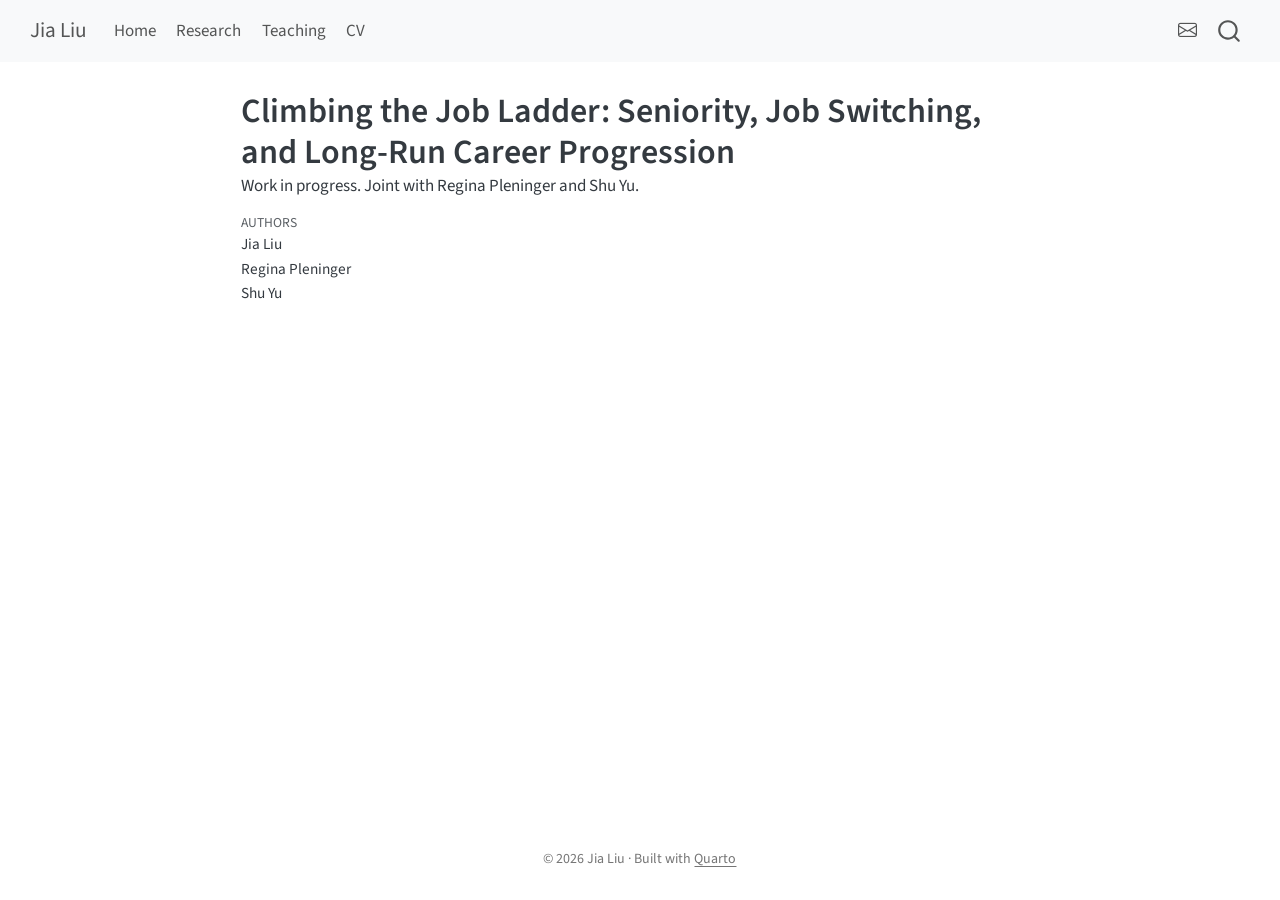
<file: docs/research/wip-3-job-ladder.html>
<!DOCTYPE html>
<html xmlns="http://www.w3.org/1999/xhtml" lang="en" xml:lang="en"><head>

<meta charset="utf-8">
<meta name="generator" content="quarto-1.10.18">

<meta name="viewport" content="width=device-width, initial-scale=1.0, user-scalable=yes">

<meta name="author" content="Jia Liu">
<meta name="author" content="Regina Pleninger">
<meta name="author" content="Shu Yu">
<meta name="description" content="Work in progress. Joint with Regina Pleninger and Shu Yu.">

<title>Climbing the Job Ladder: Seniority, Job Switching, and Long-Run Career Progression – Jia Liu</title>
<style>
/* Default styles provided by pandoc.
** See https://pandoc.org/MANUAL.html#variables-for-html for config info.
*/
span.smallcaps{font-variant: small-caps;}
div.columns{display: flex; gap: 1.5em;}
div.column{flex: auto;}
@media screen {
div.columns{gap: min(4vw, 1.5em);}
div.column{overflow-x: auto;}
}
div.hanging-indent{margin-left: 1.5em; text-indent: -1.5em;}
ul.task-list{list-style: none;}
ul.task-list li input[type="checkbox"] {
  width: 0.8em;
  margin: 0 0.8em 0.2em -1em; /* quarto-specific, see https://github.com/quarto-dev/quarto-cli/issues/4556 */ 
  vertical-align: middle;
}
</style>


<script src="../site_libs/quarto-nav/quarto-nav.js"></script>
<script src="../site_libs/quarto-nav/headroom.min.js"></script>
<script src="../site_libs/clipboard/clipboard.min.js"></script>
<script src="../site_libs/quarto-search/autocomplete.umd.js"></script>
<script src="../site_libs/quarto-search/fuse.min.js"></script>
<script src="../site_libs/quarto-search/quarto-search.js"></script>
<meta name="quarto:offset" content="../">
<link href="../logo.png" rel="icon" type="image/png">
<script src="../site_libs/quarto-html/quarto.js" type="module"></script>
<script src="../site_libs/quarto-html/tabsets/tabsets.js" type="module"></script>
<script src="../site_libs/quarto-html/popper.min.js"></script>
<script src="../site_libs/quarto-html/tippy.umd.min.js"></script>
<script src="../site_libs/quarto-html/anchor.min.js"></script>
<link href="../site_libs/quarto-html/tippy.css" rel="stylesheet">
<link href="../site_libs/quarto-html/quarto-syntax-highlighting-64a204ab8560d761af7679ceaba22944.css" rel="stylesheet" id="quarto-text-highlighting-styles">
<script src="../site_libs/bootstrap/bootstrap.min.js"></script>
<link href="../site_libs/bootstrap/bootstrap-icons.css" rel="stylesheet">
<link href="../site_libs/bootstrap/bootstrap-445b8638c3d06994fee0907d791121c4.min.css" rel="stylesheet" append-hash="true" id="quarto-bootstrap" data-mode="light">
<script id="quarto-search-options" type="application/json">{
  "location": "navbar",
  "copy-button": false,
  "collapse-after": 3,
  "panel-placement": "end",
  "type": "overlay",
  "limit": 50,
  "keyboard-shortcut": [
    "f",
    "/",
    "s"
  ],
  "show-item-context": false,
  "language": {
    "search-no-results-text": "No results",
    "search-matching-documents-text": "matching documents",
    "search-copy-link-title": "Copy link to search",
    "search-hide-matches-text": "Hide additional matches",
    "search-more-match-text": "more match in this document",
    "search-more-matches-text": "more matches in this document",
    "search-clear-button-title": "Clear",
    "search-text-placeholder": "",
    "search-detached-cancel-button-title": "Cancel",
    "search-submit-button-title": "Submit",
    "search-label": "Search"
  }
}</script>
<meta name="google-site-verification" content="I25U0Di0AgxMCj4swJsAAJdfg6iRyI_QS4HBXw4oCBU">


<link rel="stylesheet" href="../styles.css">
<meta property="og:title" content="Climbing the Job Ladder: Seniority, Job Switching, and Long-Run Career Progression – Jia Liu">
<meta property="og:description" content="Work in progress. Joint with Regina Pleninger and Shu Yu.">
<meta property="og:site_name" content="Jia Liu">
</head>

<body class="nav-fixed fullcontent quarto-light">

<div id="quarto-search-results"></div>
  <header id="quarto-header" class="headroom fixed-top">
    <nav class="navbar navbar-expand-lg " data-bs-theme="dark">
      <div class="navbar-container container-fluid">
      <div class="navbar-brand-container mx-auto">
    <a class="navbar-brand" href="../index.html">
    <span class="navbar-title">Jia Liu</span>
    </a>
  </div>
            <div id="quarto-search" class="" title="Search"></div>
          <button class="navbar-toggler" type="button" data-bs-toggle="collapse" data-bs-target="#navbarCollapse" aria-controls="navbarCollapse" role="menu" aria-expanded="false" aria-label="Toggle navigation" onclick="if (window.quartoToggleHeadroom) { window.quartoToggleHeadroom(); }">
  <span class="navbar-toggler-icon"></span>
</button>
          <div class="collapse navbar-collapse" id="navbarCollapse">
            <ul class="navbar-nav navbar-nav-scroll me-auto">
  <li class="nav-item">
    <a class="nav-link" href="../index.html"> 
<span class="menu-text">Home</span></a>
  </li>  
  <li class="nav-item">
    <a class="nav-link" href="../research/index.html"> 
<span class="menu-text">Research</span></a>
  </li>  
  <li class="nav-item">
    <a class="nav-link" href="../teaching.html"> 
<span class="menu-text">Teaching</span></a>
  </li>  
  <li class="nav-item">
    <a class="nav-link" href="../files/cv.pdf"> 
<span class="menu-text">CV</span></a>
  </li>  
</ul>
            <ul class="navbar-nav navbar-nav-scroll ms-auto">
  <li class="nav-item compact">
    <a class="nav-link" href="mailto:liujiaenv@gmail.com"> <i class="bi bi-envelope" role="img">
</i> 
<span class="menu-text"></span></a>
  </li>  
</ul>
          </div> <!-- /navcollapse -->
            <div class="quarto-navbar-tools">
</div>
      </div> <!-- /container-fluid -->
    </nav>
</header>
<!-- content -->
<div id="quarto-content" class="quarto-container page-columns page-rows-contents page-layout-article page-navbar">
<!-- sidebar -->
<!-- margin-sidebar -->
    
<!-- main -->
<main class="content" id="quarto-document-content">

<header id="title-block-header" class="quarto-title-block default">
<div class="quarto-title">
<h1 class="title">Climbing the Job Ladder: Seniority, Job Switching, and Long-Run Career Progression</h1>
</div>

<div>
  <div class="description">
    Work in progress. Joint with Regina Pleninger and Shu Yu.
  </div>
</div>


<div class="quarto-title-meta">

    <div>
    <div class="quarto-title-meta-heading">Authors</div>
    <div class="quarto-title-meta-contents">
             <p>Jia Liu </p>
             <p>Regina Pleninger </p>
             <p>Shu Yu </p>
          </div>
  </div>
    
  
    
  </div>
  


</header>


<!-- ## Abstract  -->



</main> <!-- /main -->
<script id="quarto-html-after-body" type="application/javascript">
  window.document.addEventListener("DOMContentLoaded", function (event) {
    const icon = "";
    const anchorJS = new window.AnchorJS();
    anchorJS.options = {
      placement: 'right',
      icon: icon
    };
    anchorJS.add('.anchored');
    const isCodeAnnotation = (el) => {
      for (const clz of el.classList) {
        if (clz.startsWith('code-annotation-')) {                     
          return true;
        }
      }
      return false;
    }
    const onCopySuccess = function(e) {
      // button target
      const button = e.trigger;
      // don't keep focus
      button.blur();
      // flash "checked"
      button.classList.add('code-copy-button-checked');
      var currentTitle = button.getAttribute("title");
      button.setAttribute("title", "Copied!");
      let tooltip;
      if (window.bootstrap) {
        button.setAttribute("data-bs-toggle", "tooltip");
        button.setAttribute("data-bs-placement", "left");
        button.setAttribute("data-bs-title", "Copied!");
        tooltip = new bootstrap.Tooltip(button, 
          { trigger: "manual", 
            customClass: "code-copy-button-tooltip",
            offset: [0, -8]});
        tooltip.show();    
      }
      setTimeout(function() {
        if (tooltip) {
          tooltip.hide();
          button.removeAttribute("data-bs-title");
          button.removeAttribute("data-bs-toggle");
          button.removeAttribute("data-bs-placement");
        }
        button.setAttribute("title", currentTitle);
        button.classList.remove('code-copy-button-checked');
      }, 1000);
      // clear code selection
      e.clearSelection();
    }
    const getTextToCopy = function(trigger) {
      const outerScaffold = trigger.parentElement.cloneNode(true);
      const codeEl = outerScaffold.querySelector('code');
      for (const childEl of codeEl.children) {
        if (isCodeAnnotation(childEl)) {
          childEl.remove();
        }
      }
      return codeEl.innerText;
    }
    const clipboard = new window.ClipboardJS('.code-copy-button:not([data-in-quarto-modal])', {
      text: getTextToCopy
    });
    clipboard.on('success', onCopySuccess);
    if (window.document.getElementById('quarto-embedded-source-code-modal')) {
      const clipboardModal = new window.ClipboardJS('.code-copy-button[data-in-quarto-modal]', {
        text: getTextToCopy,
        container: window.document.getElementById('quarto-embedded-source-code-modal')
      });
      clipboardModal.on('success', onCopySuccess);
    }
      var localhostRegex = new RegExp(/^(?:http|https):\/\/localhost\:?[0-9]*\//);
      var mailtoRegex = new RegExp(/^mailto:/);
        var filterRegex = new RegExp("https:\/\/jiaecon\.github\.io");
      var isInternal = (href) => {
          return filterRegex.test(href) || localhostRegex.test(href) || mailtoRegex.test(href);
      }
      // Inspect non-navigation links and adorn them if external
     var links = window.document.querySelectorAll('a[href]:not(.nav-link):not(.navbar-brand):not(.toc-action):not(.sidebar-link):not(.sidebar-item-toggle):not(.pagination-link):not(.no-external):not([aria-hidden]):not(.dropdown-item):not(.quarto-navigation-tool):not(.about-link)');
      for (var i=0; i<links.length; i++) {
        const link = links[i];
        if (!isInternal(link.href)) {
          // undo the damage that might have been done by quarto-nav.js in the case of
          // links that we want to consider external
          if (link.dataset.originalHref !== undefined) {
            link.href = link.dataset.originalHref;
          }
        }
      }
    function tippyHover(el, contentFn, onTriggerFn, onUntriggerFn) {
      const config = {
        allowHTML: true,
        maxWidth: 500,
        delay: 100,
        arrow: false,
        appendTo: function(el) {
            return el.parentElement;
        },
        interactive: true,
        interactiveBorder: 10,
        theme: 'quarto',
        placement: 'bottom-start',
      };
      if (contentFn) {
        config.content = contentFn;
      }
      if (onTriggerFn) {
        config.onTrigger = onTriggerFn;
      }
      if (onUntriggerFn) {
        config.onUntrigger = onUntriggerFn;
      }
      window.tippy(el, config); 
    }
    const noterefs = window.document.querySelectorAll('a[role="doc-noteref"]');
    for (var i=0; i<noterefs.length; i++) {
      const ref = noterefs[i];
      tippyHover(ref, function() {
        // use id or data attribute instead here
        let href = ref.getAttribute('data-footnote-href') || ref.getAttribute('href');
        try { href = new URL(href).hash; } catch {}
        const id = href.replace(/^#\/?/, "");
        const note = window.document.getElementById(id);
        if (note) {
          return note.innerHTML;
        } else {
          return "";
        }
      });
    }
    const xrefs = window.document.querySelectorAll('a.quarto-xref');
    const processXRef = (id, note) => {
      // Strip column container classes
      const stripColumnClz = (el) => {
        el.classList.remove("page-full", "page-columns");
        if (el.children) {
          for (const child of el.children) {
            stripColumnClz(child);
          }
        }
      }
      stripColumnClz(note)
      if (id === null || id.startsWith('sec-')) {
        // Special case sections, only their first couple elements
        const container = document.createElement("div");
        if (note.children && note.children.length > 2) {
          container.appendChild(note.children[0].cloneNode(true));
          for (let i = 1; i < note.children.length; i++) {
            const child = note.children[i];
            if (child.tagName === "P" && child.innerText === "") {
              continue;
            } else {
              container.appendChild(child.cloneNode(true));
              break;
            }
          }
          if (window.Quarto?.typesetMath) {
            window.Quarto.typesetMath(container);
          }
          return container.innerHTML
        } else {
          if (window.Quarto?.typesetMath) {
            window.Quarto.typesetMath(note);
          }
          return note.innerHTML;
        }
      } else {
        // Remove any anchor links if they are present
        const anchorLink = note.querySelector('a.anchorjs-link');
        if (anchorLink) {
          anchorLink.remove();
        }
        if (window.Quarto?.typesetMath) {
          window.Quarto.typesetMath(note);
        }
        if (note.classList.contains("callout")) {
          return note.outerHTML;
        } else {
          return note.innerHTML;
        }
      }
    }
    for (var i=0; i<xrefs.length; i++) {
      const xref = xrefs[i];
      tippyHover(xref, undefined, function(instance) {
        instance.disable();
        let url = xref.getAttribute('href');
        let hash = undefined; 
        if (url.startsWith('#')) {
          hash = url;
        } else {
          try { hash = new URL(url).hash; } catch {}
        }
        if (hash) {
          const id = hash.replace(/^#\/?/, "");
          const note = window.document.getElementById(id);
          if (note !== null) {
            try {
              const html = processXRef(id, note.cloneNode(true));
              instance.setContent(html);
            } finally {
              instance.enable();
              instance.show();
            }
          } else {
            // See if we can fetch this
            fetch(url.split('#')[0])
            .then(res => res.text())
            .then(html => {
              const parser = new DOMParser();
              const htmlDoc = parser.parseFromString(html, "text/html");
              const note = htmlDoc.getElementById(id);
              if (note !== null) {
                const html = processXRef(id, note);
                instance.setContent(html);
              } 
            }).finally(() => {
              instance.enable();
              instance.show();
            });
          }
        } else {
          // See if we can fetch a full url (with no hash to target)
          // This is a special case and we should probably do some content thinning / targeting
          fetch(url)
          .then(res => res.text())
          .then(html => {
            const parser = new DOMParser();
            const htmlDoc = parser.parseFromString(html, "text/html");
            const note = htmlDoc.querySelector('main.content');
            if (note !== null) {
              // This should only happen for chapter cross references
              // (since there is no id in the URL)
              // remove the first header
              if (note.children.length > 0 && note.children[0].tagName === "HEADER") {
                note.children[0].remove();
              }
              const html = processXRef(null, note);
              instance.setContent(html);
            } 
          }).finally(() => {
            instance.enable();
            instance.show();
          });
        }
      }, function(instance) {
      });
    }
        let selectedAnnoteEl;
        const selectorForAnnotation = ( cell, annotation) => {
          let cellAttr = 'data-code-cell="' + cell + '"';
          let lineAttr = 'data-code-annotation="' +  annotation + '"';
          const selector = 'span[' + cellAttr + '][' + lineAttr + ']';
          return selector;
        }
        const selectCodeLines = (annoteEl) => {
          const doc = window.document;
          const targetCell = annoteEl.getAttribute("data-target-cell");
          const targetAnnotation = annoteEl.getAttribute("data-target-annotation");
          const annoteSpan = window.document.querySelector(selectorForAnnotation(targetCell, targetAnnotation));
          const lines = annoteSpan.getAttribute("data-code-lines").split(",");
          const lineIds = lines.map((line) => {
            return targetCell + "-" + line;
          })
          let top = null;
          let height = null;
          let parent = null;
          if (lineIds.length > 0) {
              //compute the position of the single el (top and bottom and make a div)
              const el = window.document.getElementById(lineIds[0]);
              top = el.offsetTop;
              height = el.offsetHeight;
              parent = el.parentElement.parentElement;
            if (lineIds.length > 1) {
              const lastEl = window.document.getElementById(lineIds[lineIds.length - 1]);
              const bottom = lastEl.offsetTop + lastEl.offsetHeight;
              height = bottom - top;
            }
            if (top !== null && height !== null && parent !== null) {
              // cook up a div (if necessary) and position it 
              let div = window.document.getElementById("code-annotation-line-highlight");
              if (div === null) {
                div = window.document.createElement("div");
                div.setAttribute("id", "code-annotation-line-highlight");
                div.style.position = 'absolute';
                parent.appendChild(div);
              }
              div.style.top = top - 2 + "px";
              div.style.height = height + 4 + "px";
              div.style.left = 0;
              let gutterDiv = window.document.getElementById("code-annotation-line-highlight-gutter");
              if (gutterDiv === null) {
                gutterDiv = window.document.createElement("div");
                gutterDiv.setAttribute("id", "code-annotation-line-highlight-gutter");
                gutterDiv.style.position = 'absolute';
                const codeCell = window.document.getElementById(targetCell);
                const gutter = codeCell.querySelector('.code-annotation-gutter');
                gutter.appendChild(gutterDiv);
              }
              gutterDiv.style.top = top - 2 + "px";
              gutterDiv.style.height = height + 4 + "px";
            }
            selectedAnnoteEl = annoteEl;
          }
        };
        const unselectCodeLines = () => {
          const elementsIds = ["code-annotation-line-highlight", "code-annotation-line-highlight-gutter"];
          elementsIds.forEach((elId) => {
            const div = window.document.getElementById(elId);
            if (div) {
              div.remove();
            }
          });
          selectedAnnoteEl = undefined;
        };
          // Handle positioning of the toggle
      window.addEventListener(
        "resize",
        throttle(() => {
          elRect = undefined;
          if (selectedAnnoteEl) {
            selectCodeLines(selectedAnnoteEl);
          }
        }, 10)
      );
      function throttle(fn, ms) {
      let throttle = false;
      let timer;
        return (...args) => {
          if(!throttle) { // first call gets through
              fn.apply(this, args);
              throttle = true;
          } else { // all the others get throttled
              if(timer) clearTimeout(timer); // cancel #2
              timer = setTimeout(() => {
                fn.apply(this, args);
                timer = throttle = false;
              }, ms);
          }
        };
      }
        // Attach click handler to the DT
        const annoteDls = window.document.querySelectorAll('dt[data-target-cell]');
        for (const annoteDlNode of annoteDls) {
          annoteDlNode.addEventListener('click', (event) => {
            const clickedEl = event.target;
            if (clickedEl !== selectedAnnoteEl) {
              unselectCodeLines();
              const activeEl = window.document.querySelector('dt[data-target-cell].code-annotation-active');
              if (activeEl) {
                activeEl.classList.remove('code-annotation-active');
              }
              selectCodeLines(clickedEl);
              clickedEl.classList.add('code-annotation-active');
            } else {
              // Unselect the line
              unselectCodeLines();
              clickedEl.classList.remove('code-annotation-active');
            }
          });
        }
    const findCites = (el) => {
      const parentEl = el.parentElement;
      if (parentEl) {
        const cites = parentEl.dataset.cites;
        if (cites) {
          return {
            el,
            cites: cites.split(' ')
          };
        } else {
          return findCites(el.parentElement)
        }
      } else {
        return undefined;
      }
    };
    var bibliorefs = window.document.querySelectorAll('a[role="doc-biblioref"]');
    for (var i=0; i<bibliorefs.length; i++) {
      const ref = bibliorefs[i];
      const citeInfo = findCites(ref);
      if (citeInfo) {
        tippyHover(citeInfo.el, function() {
          var popup = window.document.createElement('div');
          citeInfo.cites.forEach(function(cite) {
            var citeDiv = window.document.createElement('div');
            citeDiv.classList.add('hanging-indent');
            citeDiv.classList.add('csl-entry');
            var biblioDiv = window.document.getElementById('ref-' + cite);
            if (biblioDiv) {
              citeDiv.innerHTML = biblioDiv.innerHTML;
            }
            popup.appendChild(citeDiv);
          });
          return popup.innerHTML;
        });
      }
    }
  });
  </script>
</div> <!-- /content -->
<footer class="footer">
  <div class="nav-footer">
    <div class="nav-footer-left">
      &nbsp;
    </div>   
    <div class="nav-footer-center">
<p>© 2026 Jia Liu · Built with <a href="https://quarto.org">Quarto</a></p>
</div>
    <div class="nav-footer-right">
      &nbsp;
    </div>
  </div>
</footer>




</body></html>
</file>
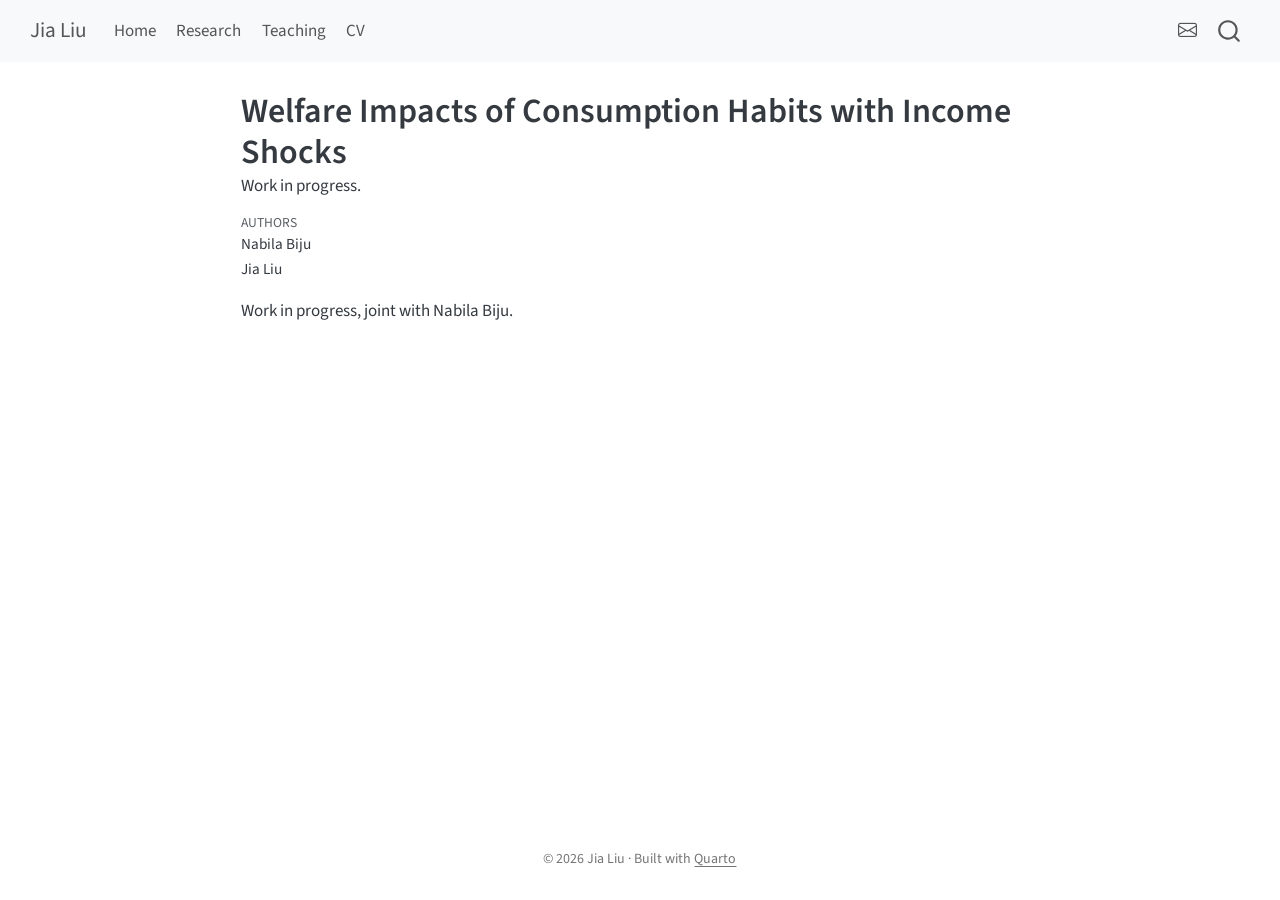
<file: docs/research/wip-4-consumption-habits.html>
<!DOCTYPE html>
<html xmlns="http://www.w3.org/1999/xhtml" lang="en" xml:lang="en"><head>

<meta charset="utf-8">
<meta name="generator" content="quarto-1.10.18">

<meta name="viewport" content="width=device-width, initial-scale=1.0, user-scalable=yes">

<meta name="author" content="Nabila Biju">
<meta name="author" content="Jia Liu">
<meta name="description" content="Work in progress.">

<title>Welfare Impacts of Consumption Habits with Income Shocks – Jia Liu</title>
<style>
/* Default styles provided by pandoc.
** See https://pandoc.org/MANUAL.html#variables-for-html for config info.
*/
span.smallcaps{font-variant: small-caps;}
div.columns{display: flex; gap: 1.5em;}
div.column{flex: auto;}
@media screen {
div.columns{gap: min(4vw, 1.5em);}
div.column{overflow-x: auto;}
}
div.hanging-indent{margin-left: 1.5em; text-indent: -1.5em;}
ul.task-list{list-style: none;}
ul.task-list li input[type="checkbox"] {
  width: 0.8em;
  margin: 0 0.8em 0.2em -1em; /* quarto-specific, see https://github.com/quarto-dev/quarto-cli/issues/4556 */ 
  vertical-align: middle;
}
</style>


<script src="../site_libs/quarto-nav/quarto-nav.js"></script>
<script src="../site_libs/quarto-nav/headroom.min.js"></script>
<script src="../site_libs/clipboard/clipboard.min.js"></script>
<script src="../site_libs/quarto-search/autocomplete.umd.js"></script>
<script src="../site_libs/quarto-search/fuse.min.js"></script>
<script src="../site_libs/quarto-search/quarto-search.js"></script>
<meta name="quarto:offset" content="../">
<link href="../logo.png" rel="icon" type="image/png">
<script src="../site_libs/quarto-html/quarto.js" type="module"></script>
<script src="../site_libs/quarto-html/tabsets/tabsets.js" type="module"></script>
<script src="../site_libs/quarto-html/popper.min.js"></script>
<script src="../site_libs/quarto-html/tippy.umd.min.js"></script>
<script src="../site_libs/quarto-html/anchor.min.js"></script>
<link href="../site_libs/quarto-html/tippy.css" rel="stylesheet">
<link href="../site_libs/quarto-html/quarto-syntax-highlighting-64a204ab8560d761af7679ceaba22944.css" rel="stylesheet" id="quarto-text-highlighting-styles">
<script src="../site_libs/bootstrap/bootstrap.min.js"></script>
<link href="../site_libs/bootstrap/bootstrap-icons.css" rel="stylesheet">
<link href="../site_libs/bootstrap/bootstrap-445b8638c3d06994fee0907d791121c4.min.css" rel="stylesheet" append-hash="true" id="quarto-bootstrap" data-mode="light">
<script id="quarto-search-options" type="application/json">{
  "location": "navbar",
  "copy-button": false,
  "collapse-after": 3,
  "panel-placement": "end",
  "type": "overlay",
  "limit": 50,
  "keyboard-shortcut": [
    "f",
    "/",
    "s"
  ],
  "show-item-context": false,
  "language": {
    "search-no-results-text": "No results",
    "search-matching-documents-text": "matching documents",
    "search-copy-link-title": "Copy link to search",
    "search-hide-matches-text": "Hide additional matches",
    "search-more-match-text": "more match in this document",
    "search-more-matches-text": "more matches in this document",
    "search-clear-button-title": "Clear",
    "search-text-placeholder": "",
    "search-detached-cancel-button-title": "Cancel",
    "search-submit-button-title": "Submit",
    "search-label": "Search"
  }
}</script>
<meta name="google-site-verification" content="I25U0Di0AgxMCj4swJsAAJdfg6iRyI_QS4HBXw4oCBU">


<link rel="stylesheet" href="../styles.css">
<meta property="og:title" content="Welfare Impacts of Consumption Habits with Income Shocks – Jia Liu">
<meta property="og:description" content="Work in progress.">
<meta property="og:site_name" content="Jia Liu">
</head>

<body class="nav-fixed fullcontent quarto-light">

<div id="quarto-search-results"></div>
  <header id="quarto-header" class="headroom fixed-top">
    <nav class="navbar navbar-expand-lg " data-bs-theme="dark">
      <div class="navbar-container container-fluid">
      <div class="navbar-brand-container mx-auto">
    <a class="navbar-brand" href="../index.html">
    <span class="navbar-title">Jia Liu</span>
    </a>
  </div>
            <div id="quarto-search" class="" title="Search"></div>
          <button class="navbar-toggler" type="button" data-bs-toggle="collapse" data-bs-target="#navbarCollapse" aria-controls="navbarCollapse" role="menu" aria-expanded="false" aria-label="Toggle navigation" onclick="if (window.quartoToggleHeadroom) { window.quartoToggleHeadroom(); }">
  <span class="navbar-toggler-icon"></span>
</button>
          <div class="collapse navbar-collapse" id="navbarCollapse">
            <ul class="navbar-nav navbar-nav-scroll me-auto">
  <li class="nav-item">
    <a class="nav-link" href="../index.html"> 
<span class="menu-text">Home</span></a>
  </li>  
  <li class="nav-item">
    <a class="nav-link" href="../research/index.html"> 
<span class="menu-text">Research</span></a>
  </li>  
  <li class="nav-item">
    <a class="nav-link" href="../teaching.html"> 
<span class="menu-text">Teaching</span></a>
  </li>  
  <li class="nav-item">
    <a class="nav-link" href="../files/cv.pdf"> 
<span class="menu-text">CV</span></a>
  </li>  
</ul>
            <ul class="navbar-nav navbar-nav-scroll ms-auto">
  <li class="nav-item compact">
    <a class="nav-link" href="mailto:liujiaenv@gmail.com"> <i class="bi bi-envelope" role="img">
</i> 
<span class="menu-text"></span></a>
  </li>  
</ul>
          </div> <!-- /navcollapse -->
            <div class="quarto-navbar-tools">
</div>
      </div> <!-- /container-fluid -->
    </nav>
</header>
<!-- content -->
<div id="quarto-content" class="quarto-container page-columns page-rows-contents page-layout-article page-navbar">
<!-- sidebar -->
<!-- margin-sidebar -->
    
<!-- main -->
<main class="content" id="quarto-document-content">

<header id="title-block-header" class="quarto-title-block default">
<div class="quarto-title">
<h1 class="title">Welfare Impacts of Consumption Habits with Income Shocks</h1>
</div>

<div>
  <div class="description">
    Work in progress.
  </div>
</div>


<div class="quarto-title-meta">

    <div>
    <div class="quarto-title-meta-heading">Authors</div>
    <div class="quarto-title-meta-contents">
             <p>Nabila Biju </p>
             <p>Jia Liu </p>
          </div>
  </div>
    
  
    
  </div>
  


</header>


<p>Work in progress, joint with Nabila Biju.</p>



</main> <!-- /main -->
<script id="quarto-html-after-body" type="application/javascript">
  window.document.addEventListener("DOMContentLoaded", function (event) {
    const icon = "";
    const anchorJS = new window.AnchorJS();
    anchorJS.options = {
      placement: 'right',
      icon: icon
    };
    anchorJS.add('.anchored');
    const isCodeAnnotation = (el) => {
      for (const clz of el.classList) {
        if (clz.startsWith('code-annotation-')) {                     
          return true;
        }
      }
      return false;
    }
    const onCopySuccess = function(e) {
      // button target
      const button = e.trigger;
      // don't keep focus
      button.blur();
      // flash "checked"
      button.classList.add('code-copy-button-checked');
      var currentTitle = button.getAttribute("title");
      button.setAttribute("title", "Copied!");
      let tooltip;
      if (window.bootstrap) {
        button.setAttribute("data-bs-toggle", "tooltip");
        button.setAttribute("data-bs-placement", "left");
        button.setAttribute("data-bs-title", "Copied!");
        tooltip = new bootstrap.Tooltip(button, 
          { trigger: "manual", 
            customClass: "code-copy-button-tooltip",
            offset: [0, -8]});
        tooltip.show();    
      }
      setTimeout(function() {
        if (tooltip) {
          tooltip.hide();
          button.removeAttribute("data-bs-title");
          button.removeAttribute("data-bs-toggle");
          button.removeAttribute("data-bs-placement");
        }
        button.setAttribute("title", currentTitle);
        button.classList.remove('code-copy-button-checked');
      }, 1000);
      // clear code selection
      e.clearSelection();
    }
    const getTextToCopy = function(trigger) {
      const outerScaffold = trigger.parentElement.cloneNode(true);
      const codeEl = outerScaffold.querySelector('code');
      for (const childEl of codeEl.children) {
        if (isCodeAnnotation(childEl)) {
          childEl.remove();
        }
      }
      return codeEl.innerText;
    }
    const clipboard = new window.ClipboardJS('.code-copy-button:not([data-in-quarto-modal])', {
      text: getTextToCopy
    });
    clipboard.on('success', onCopySuccess);
    if (window.document.getElementById('quarto-embedded-source-code-modal')) {
      const clipboardModal = new window.ClipboardJS('.code-copy-button[data-in-quarto-modal]', {
        text: getTextToCopy,
        container: window.document.getElementById('quarto-embedded-source-code-modal')
      });
      clipboardModal.on('success', onCopySuccess);
    }
      var localhostRegex = new RegExp(/^(?:http|https):\/\/localhost\:?[0-9]*\//);
      var mailtoRegex = new RegExp(/^mailto:/);
        var filterRegex = new RegExp("https:\/\/jiaecon\.github\.io");
      var isInternal = (href) => {
          return filterRegex.test(href) || localhostRegex.test(href) || mailtoRegex.test(href);
      }
      // Inspect non-navigation links and adorn them if external
     var links = window.document.querySelectorAll('a[href]:not(.nav-link):not(.navbar-brand):not(.toc-action):not(.sidebar-link):not(.sidebar-item-toggle):not(.pagination-link):not(.no-external):not([aria-hidden]):not(.dropdown-item):not(.quarto-navigation-tool):not(.about-link)');
      for (var i=0; i<links.length; i++) {
        const link = links[i];
        if (!isInternal(link.href)) {
          // undo the damage that might have been done by quarto-nav.js in the case of
          // links that we want to consider external
          if (link.dataset.originalHref !== undefined) {
            link.href = link.dataset.originalHref;
          }
        }
      }
    function tippyHover(el, contentFn, onTriggerFn, onUntriggerFn) {
      const config = {
        allowHTML: true,
        maxWidth: 500,
        delay: 100,
        arrow: false,
        appendTo: function(el) {
            return el.parentElement;
        },
        interactive: true,
        interactiveBorder: 10,
        theme: 'quarto',
        placement: 'bottom-start',
      };
      if (contentFn) {
        config.content = contentFn;
      }
      if (onTriggerFn) {
        config.onTrigger = onTriggerFn;
      }
      if (onUntriggerFn) {
        config.onUntrigger = onUntriggerFn;
      }
      window.tippy(el, config); 
    }
    const noterefs = window.document.querySelectorAll('a[role="doc-noteref"]');
    for (var i=0; i<noterefs.length; i++) {
      const ref = noterefs[i];
      tippyHover(ref, function() {
        // use id or data attribute instead here
        let href = ref.getAttribute('data-footnote-href') || ref.getAttribute('href');
        try { href = new URL(href).hash; } catch {}
        const id = href.replace(/^#\/?/, "");
        const note = window.document.getElementById(id);
        if (note) {
          return note.innerHTML;
        } else {
          return "";
        }
      });
    }
    const xrefs = window.document.querySelectorAll('a.quarto-xref');
    const processXRef = (id, note) => {
      // Strip column container classes
      const stripColumnClz = (el) => {
        el.classList.remove("page-full", "page-columns");
        if (el.children) {
          for (const child of el.children) {
            stripColumnClz(child);
          }
        }
      }
      stripColumnClz(note)
      if (id === null || id.startsWith('sec-')) {
        // Special case sections, only their first couple elements
        const container = document.createElement("div");
        if (note.children && note.children.length > 2) {
          container.appendChild(note.children[0].cloneNode(true));
          for (let i = 1; i < note.children.length; i++) {
            const child = note.children[i];
            if (child.tagName === "P" && child.innerText === "") {
              continue;
            } else {
              container.appendChild(child.cloneNode(true));
              break;
            }
          }
          if (window.Quarto?.typesetMath) {
            window.Quarto.typesetMath(container);
          }
          return container.innerHTML
        } else {
          if (window.Quarto?.typesetMath) {
            window.Quarto.typesetMath(note);
          }
          return note.innerHTML;
        }
      } else {
        // Remove any anchor links if they are present
        const anchorLink = note.querySelector('a.anchorjs-link');
        if (anchorLink) {
          anchorLink.remove();
        }
        if (window.Quarto?.typesetMath) {
          window.Quarto.typesetMath(note);
        }
        if (note.classList.contains("callout")) {
          return note.outerHTML;
        } else {
          return note.innerHTML;
        }
      }
    }
    for (var i=0; i<xrefs.length; i++) {
      const xref = xrefs[i];
      tippyHover(xref, undefined, function(instance) {
        instance.disable();
        let url = xref.getAttribute('href');
        let hash = undefined; 
        if (url.startsWith('#')) {
          hash = url;
        } else {
          try { hash = new URL(url).hash; } catch {}
        }
        if (hash) {
          const id = hash.replace(/^#\/?/, "");
          const note = window.document.getElementById(id);
          if (note !== null) {
            try {
              const html = processXRef(id, note.cloneNode(true));
              instance.setContent(html);
            } finally {
              instance.enable();
              instance.show();
            }
          } else {
            // See if we can fetch this
            fetch(url.split('#')[0])
            .then(res => res.text())
            .then(html => {
              const parser = new DOMParser();
              const htmlDoc = parser.parseFromString(html, "text/html");
              const note = htmlDoc.getElementById(id);
              if (note !== null) {
                const html = processXRef(id, note);
                instance.setContent(html);
              } 
            }).finally(() => {
              instance.enable();
              instance.show();
            });
          }
        } else {
          // See if we can fetch a full url (with no hash to target)
          // This is a special case and we should probably do some content thinning / targeting
          fetch(url)
          .then(res => res.text())
          .then(html => {
            const parser = new DOMParser();
            const htmlDoc = parser.parseFromString(html, "text/html");
            const note = htmlDoc.querySelector('main.content');
            if (note !== null) {
              // This should only happen for chapter cross references
              // (since there is no id in the URL)
              // remove the first header
              if (note.children.length > 0 && note.children[0].tagName === "HEADER") {
                note.children[0].remove();
              }
              const html = processXRef(null, note);
              instance.setContent(html);
            } 
          }).finally(() => {
            instance.enable();
            instance.show();
          });
        }
      }, function(instance) {
      });
    }
        let selectedAnnoteEl;
        const selectorForAnnotation = ( cell, annotation) => {
          let cellAttr = 'data-code-cell="' + cell + '"';
          let lineAttr = 'data-code-annotation="' +  annotation + '"';
          const selector = 'span[' + cellAttr + '][' + lineAttr + ']';
          return selector;
        }
        const selectCodeLines = (annoteEl) => {
          const doc = window.document;
          const targetCell = annoteEl.getAttribute("data-target-cell");
          const targetAnnotation = annoteEl.getAttribute("data-target-annotation");
          const annoteSpan = window.document.querySelector(selectorForAnnotation(targetCell, targetAnnotation));
          const lines = annoteSpan.getAttribute("data-code-lines").split(",");
          const lineIds = lines.map((line) => {
            return targetCell + "-" + line;
          })
          let top = null;
          let height = null;
          let parent = null;
          if (lineIds.length > 0) {
              //compute the position of the single el (top and bottom and make a div)
              const el = window.document.getElementById(lineIds[0]);
              top = el.offsetTop;
              height = el.offsetHeight;
              parent = el.parentElement.parentElement;
            if (lineIds.length > 1) {
              const lastEl = window.document.getElementById(lineIds[lineIds.length - 1]);
              const bottom = lastEl.offsetTop + lastEl.offsetHeight;
              height = bottom - top;
            }
            if (top !== null && height !== null && parent !== null) {
              // cook up a div (if necessary) and position it 
              let div = window.document.getElementById("code-annotation-line-highlight");
              if (div === null) {
                div = window.document.createElement("div");
                div.setAttribute("id", "code-annotation-line-highlight");
                div.style.position = 'absolute';
                parent.appendChild(div);
              }
              div.style.top = top - 2 + "px";
              div.style.height = height + 4 + "px";
              div.style.left = 0;
              let gutterDiv = window.document.getElementById("code-annotation-line-highlight-gutter");
              if (gutterDiv === null) {
                gutterDiv = window.document.createElement("div");
                gutterDiv.setAttribute("id", "code-annotation-line-highlight-gutter");
                gutterDiv.style.position = 'absolute';
                const codeCell = window.document.getElementById(targetCell);
                const gutter = codeCell.querySelector('.code-annotation-gutter');
                gutter.appendChild(gutterDiv);
              }
              gutterDiv.style.top = top - 2 + "px";
              gutterDiv.style.height = height + 4 + "px";
            }
            selectedAnnoteEl = annoteEl;
          }
        };
        const unselectCodeLines = () => {
          const elementsIds = ["code-annotation-line-highlight", "code-annotation-line-highlight-gutter"];
          elementsIds.forEach((elId) => {
            const div = window.document.getElementById(elId);
            if (div) {
              div.remove();
            }
          });
          selectedAnnoteEl = undefined;
        };
          // Handle positioning of the toggle
      window.addEventListener(
        "resize",
        throttle(() => {
          elRect = undefined;
          if (selectedAnnoteEl) {
            selectCodeLines(selectedAnnoteEl);
          }
        }, 10)
      );
      function throttle(fn, ms) {
      let throttle = false;
      let timer;
        return (...args) => {
          if(!throttle) { // first call gets through
              fn.apply(this, args);
              throttle = true;
          } else { // all the others get throttled
              if(timer) clearTimeout(timer); // cancel #2
              timer = setTimeout(() => {
                fn.apply(this, args);
                timer = throttle = false;
              }, ms);
          }
        };
      }
        // Attach click handler to the DT
        const annoteDls = window.document.querySelectorAll('dt[data-target-cell]');
        for (const annoteDlNode of annoteDls) {
          annoteDlNode.addEventListener('click', (event) => {
            const clickedEl = event.target;
            if (clickedEl !== selectedAnnoteEl) {
              unselectCodeLines();
              const activeEl = window.document.querySelector('dt[data-target-cell].code-annotation-active');
              if (activeEl) {
                activeEl.classList.remove('code-annotation-active');
              }
              selectCodeLines(clickedEl);
              clickedEl.classList.add('code-annotation-active');
            } else {
              // Unselect the line
              unselectCodeLines();
              clickedEl.classList.remove('code-annotation-active');
            }
          });
        }
    const findCites = (el) => {
      const parentEl = el.parentElement;
      if (parentEl) {
        const cites = parentEl.dataset.cites;
        if (cites) {
          return {
            el,
            cites: cites.split(' ')
          };
        } else {
          return findCites(el.parentElement)
        }
      } else {
        return undefined;
      }
    };
    var bibliorefs = window.document.querySelectorAll('a[role="doc-biblioref"]');
    for (var i=0; i<bibliorefs.length; i++) {
      const ref = bibliorefs[i];
      const citeInfo = findCites(ref);
      if (citeInfo) {
        tippyHover(citeInfo.el, function() {
          var popup = window.document.createElement('div');
          citeInfo.cites.forEach(function(cite) {
            var citeDiv = window.document.createElement('div');
            citeDiv.classList.add('hanging-indent');
            citeDiv.classList.add('csl-entry');
            var biblioDiv = window.document.getElementById('ref-' + cite);
            if (biblioDiv) {
              citeDiv.innerHTML = biblioDiv.innerHTML;
            }
            popup.appendChild(citeDiv);
          });
          return popup.innerHTML;
        });
      }
    }
  });
  </script>
</div> <!-- /content -->
<footer class="footer">
  <div class="nav-footer">
    <div class="nav-footer-left">
      &nbsp;
    </div>   
    <div class="nav-footer-center">
<p>© 2026 Jia Liu · Built with <a href="https://quarto.org">Quarto</a></p>
</div>
    <div class="nav-footer-right">
      &nbsp;
    </div>
  </div>
</footer>




</body></html>
</file>
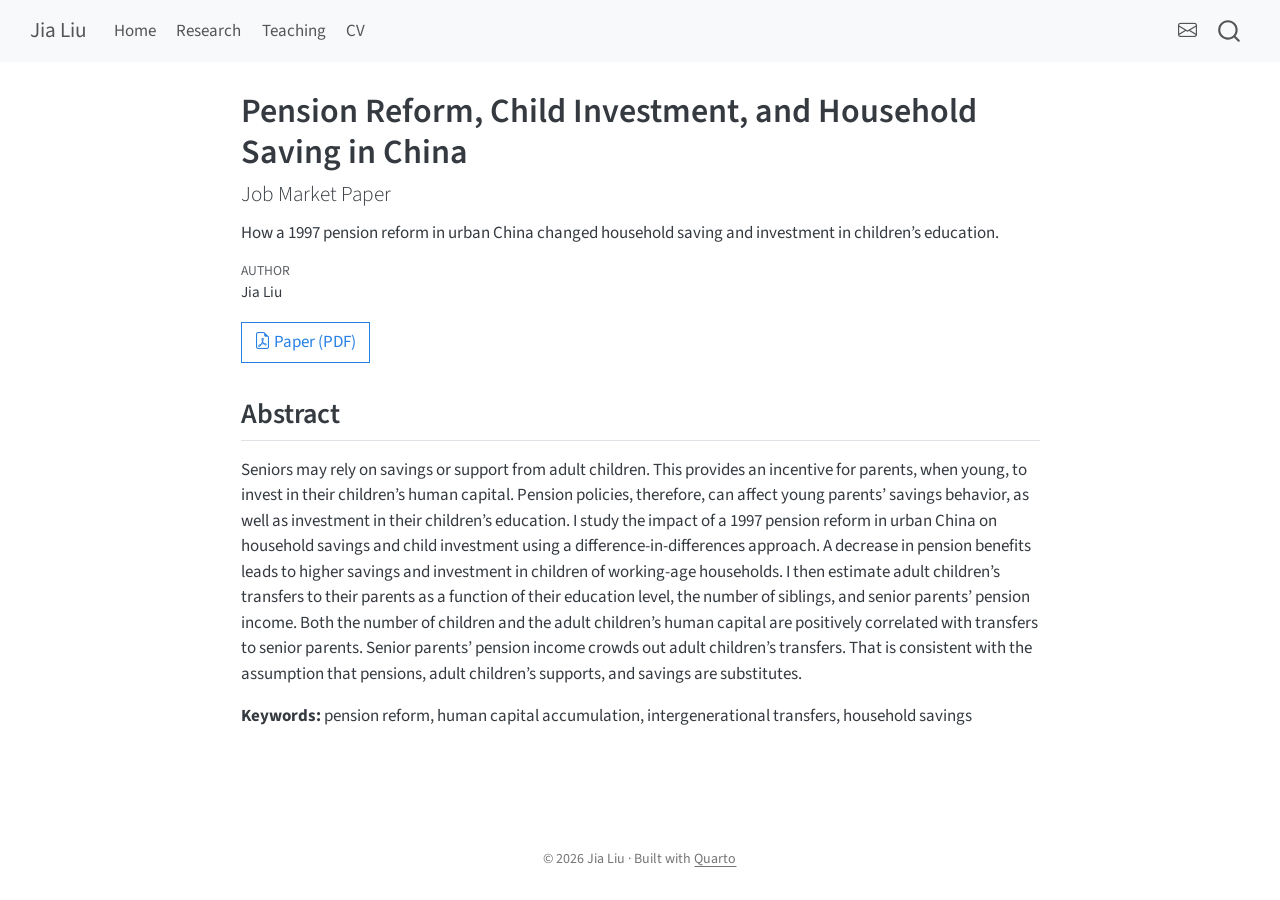
<file: docs/research/wp-1-pension-reform.html>
<!DOCTYPE html>
<html xmlns="http://www.w3.org/1999/xhtml" lang="en" xml:lang="en"><head>

<meta charset="utf-8">
<meta name="generator" content="quarto-1.10.18">

<meta name="viewport" content="width=device-width, initial-scale=1.0, user-scalable=yes">

<meta name="author" content="Jia Liu">
<meta name="description" content="How a 1997 pension reform in urban China changed household saving and investment in children’s education.">

<title>Pension Reform, Child Investment, and Household Saving in China – Jia Liu</title>
<style>
/* Default styles provided by pandoc.
** See https://pandoc.org/MANUAL.html#variables-for-html for config info.
*/
span.smallcaps{font-variant: small-caps;}
div.columns{display: flex; gap: 1.5em;}
div.column{flex: auto;}
@media screen {
div.columns{gap: min(4vw, 1.5em);}
div.column{overflow-x: auto;}
}
div.hanging-indent{margin-left: 1.5em; text-indent: -1.5em;}
ul.task-list{list-style: none;}
ul.task-list li input[type="checkbox"] {
  width: 0.8em;
  margin: 0 0.8em 0.2em -1em; /* quarto-specific, see https://github.com/quarto-dev/quarto-cli/issues/4556 */ 
  vertical-align: middle;
}
</style>


<script src="../site_libs/quarto-nav/quarto-nav.js"></script>
<script src="../site_libs/quarto-nav/headroom.min.js"></script>
<script src="../site_libs/clipboard/clipboard.min.js"></script>
<script src="../site_libs/quarto-search/autocomplete.umd.js"></script>
<script src="../site_libs/quarto-search/fuse.min.js"></script>
<script src="../site_libs/quarto-search/quarto-search.js"></script>
<meta name="quarto:offset" content="../">
<link href="../logo.png" rel="icon" type="image/png">
<script src="../site_libs/quarto-html/quarto.js" type="module"></script>
<script src="../site_libs/quarto-html/tabsets/tabsets.js" type="module"></script>
<script src="../site_libs/quarto-html/popper.min.js"></script>
<script src="../site_libs/quarto-html/tippy.umd.min.js"></script>
<script src="../site_libs/quarto-html/anchor.min.js"></script>
<link href="../site_libs/quarto-html/tippy.css" rel="stylesheet">
<link href="../site_libs/quarto-html/quarto-syntax-highlighting-64a204ab8560d761af7679ceaba22944.css" rel="stylesheet" id="quarto-text-highlighting-styles">
<script src="../site_libs/bootstrap/bootstrap.min.js"></script>
<link href="../site_libs/bootstrap/bootstrap-icons.css" rel="stylesheet">
<link href="../site_libs/bootstrap/bootstrap-445b8638c3d06994fee0907d791121c4.min.css" rel="stylesheet" append-hash="true" id="quarto-bootstrap" data-mode="light">
<script id="quarto-search-options" type="application/json">{
  "location": "navbar",
  "copy-button": false,
  "collapse-after": 3,
  "panel-placement": "end",
  "type": "overlay",
  "limit": 50,
  "keyboard-shortcut": [
    "f",
    "/",
    "s"
  ],
  "show-item-context": false,
  "language": {
    "search-no-results-text": "No results",
    "search-matching-documents-text": "matching documents",
    "search-copy-link-title": "Copy link to search",
    "search-hide-matches-text": "Hide additional matches",
    "search-more-match-text": "more match in this document",
    "search-more-matches-text": "more matches in this document",
    "search-clear-button-title": "Clear",
    "search-text-placeholder": "",
    "search-detached-cancel-button-title": "Cancel",
    "search-submit-button-title": "Submit",
    "search-label": "Search"
  }
}</script>
<meta name="google-site-verification" content="I25U0Di0AgxMCj4swJsAAJdfg6iRyI_QS4HBXw4oCBU">


<link rel="stylesheet" href="../styles.css">
<meta property="og:title" content="Pension Reform, Child Investment, and Household Saving in China – Jia Liu">
<meta property="og:description" content="How a 1997 pension reform in urban China changed household saving and investment in children’s education.">
<meta property="og:site_name" content="Jia Liu">
</head>

<body class="nav-fixed fullcontent quarto-light">

<div id="quarto-search-results"></div>
  <header id="quarto-header" class="headroom fixed-top">
    <nav class="navbar navbar-expand-lg " data-bs-theme="dark">
      <div class="navbar-container container-fluid">
      <div class="navbar-brand-container mx-auto">
    <a class="navbar-brand" href="../index.html">
    <span class="navbar-title">Jia Liu</span>
    </a>
  </div>
            <div id="quarto-search" class="" title="Search"></div>
          <button class="navbar-toggler" type="button" data-bs-toggle="collapse" data-bs-target="#navbarCollapse" aria-controls="navbarCollapse" role="menu" aria-expanded="false" aria-label="Toggle navigation" onclick="if (window.quartoToggleHeadroom) { window.quartoToggleHeadroom(); }">
  <span class="navbar-toggler-icon"></span>
</button>
          <div class="collapse navbar-collapse" id="navbarCollapse">
            <ul class="navbar-nav navbar-nav-scroll me-auto">
  <li class="nav-item">
    <a class="nav-link" href="../index.html"> 
<span class="menu-text">Home</span></a>
  </li>  
  <li class="nav-item">
    <a class="nav-link" href="../research/index.html"> 
<span class="menu-text">Research</span></a>
  </li>  
  <li class="nav-item">
    <a class="nav-link" href="../teaching.html"> 
<span class="menu-text">Teaching</span></a>
  </li>  
  <li class="nav-item">
    <a class="nav-link" href="../files/cv.pdf"> 
<span class="menu-text">CV</span></a>
  </li>  
</ul>
            <ul class="navbar-nav navbar-nav-scroll ms-auto">
  <li class="nav-item compact">
    <a class="nav-link" href="mailto:liujiaenv@gmail.com"> <i class="bi bi-envelope" role="img">
</i> 
<span class="menu-text"></span></a>
  </li>  
</ul>
          </div> <!-- /navcollapse -->
            <div class="quarto-navbar-tools">
</div>
      </div> <!-- /container-fluid -->
    </nav>
</header>
<!-- content -->
<div id="quarto-content" class="quarto-container page-columns page-rows-contents page-layout-article page-navbar">
<!-- sidebar -->
<!-- margin-sidebar -->
    
<!-- main -->
<main class="content" id="quarto-document-content">

<header id="title-block-header" class="quarto-title-block default">
<div class="quarto-title">
<h1 class="title">Pension Reform, Child Investment, and Household Saving in China</h1>
<p class="subtitle lead">Job Market Paper</p>
</div>

<div>
  <div class="description">
    How a 1997 pension reform in urban China changed household saving and investment in children’s education.
  </div>
</div>


<div class="quarto-title-meta">

    <div>
    <div class="quarto-title-meta-heading">Author</div>
    <div class="quarto-title-meta-contents">
             <p>Jia Liu </p>
          </div>
  </div>
    
  
    
  </div>
  


</header>


<p><a href="../files/Liu_Jia_JMP.pdf" class="btn btn-outline-primary"><i class="bi bi-file-earmark-pdf"></i> Paper (PDF)</a></p>
<section id="abstract" class="level2">
<h2 class="anchored" data-anchor-id="abstract">Abstract</h2>
<p>Seniors may rely on savings or support from adult children. This provides an incentive for parents, when young, to invest in their children’s human capital. Pension policies, therefore, can affect young parents’ savings behavior, as well as investment in their children’s education. I study the impact of a 1997 pension reform in urban China on household savings and child investment using a difference-in-differences approach. A decrease in pension benefits leads to higher savings and investment in children of working-age households. I then estimate adult children’s transfers to their parents as a function of their education level, the number of siblings, and senior parents’ pension income. Both the number of children and the adult children’s human capital are positively correlated with transfers to senior parents. Senior parents’ pension income crowds out adult children’s transfers. That is consistent with the assumption that pensions, adult children’s supports, and savings are substitutes.</p>
<p><strong>Keywords:</strong> pension reform, human capital accumulation, intergenerational transfers, household savings</p>


</section>

</main> <!-- /main -->
<script id="quarto-html-after-body" type="application/javascript">
  window.document.addEventListener("DOMContentLoaded", function (event) {
    const icon = "";
    const anchorJS = new window.AnchorJS();
    anchorJS.options = {
      placement: 'right',
      icon: icon
    };
    anchorJS.add('.anchored');
    const isCodeAnnotation = (el) => {
      for (const clz of el.classList) {
        if (clz.startsWith('code-annotation-')) {                     
          return true;
        }
      }
      return false;
    }
    const onCopySuccess = function(e) {
      // button target
      const button = e.trigger;
      // don't keep focus
      button.blur();
      // flash "checked"
      button.classList.add('code-copy-button-checked');
      var currentTitle = button.getAttribute("title");
      button.setAttribute("title", "Copied!");
      let tooltip;
      if (window.bootstrap) {
        button.setAttribute("data-bs-toggle", "tooltip");
        button.setAttribute("data-bs-placement", "left");
        button.setAttribute("data-bs-title", "Copied!");
        tooltip = new bootstrap.Tooltip(button, 
          { trigger: "manual", 
            customClass: "code-copy-button-tooltip",
            offset: [0, -8]});
        tooltip.show();    
      }
      setTimeout(function() {
        if (tooltip) {
          tooltip.hide();
          button.removeAttribute("data-bs-title");
          button.removeAttribute("data-bs-toggle");
          button.removeAttribute("data-bs-placement");
        }
        button.setAttribute("title", currentTitle);
        button.classList.remove('code-copy-button-checked');
      }, 1000);
      // clear code selection
      e.clearSelection();
    }
    const getTextToCopy = function(trigger) {
      const outerScaffold = trigger.parentElement.cloneNode(true);
      const codeEl = outerScaffold.querySelector('code');
      for (const childEl of codeEl.children) {
        if (isCodeAnnotation(childEl)) {
          childEl.remove();
        }
      }
      return codeEl.innerText;
    }
    const clipboard = new window.ClipboardJS('.code-copy-button:not([data-in-quarto-modal])', {
      text: getTextToCopy
    });
    clipboard.on('success', onCopySuccess);
    if (window.document.getElementById('quarto-embedded-source-code-modal')) {
      const clipboardModal = new window.ClipboardJS('.code-copy-button[data-in-quarto-modal]', {
        text: getTextToCopy,
        container: window.document.getElementById('quarto-embedded-source-code-modal')
      });
      clipboardModal.on('success', onCopySuccess);
    }
      var localhostRegex = new RegExp(/^(?:http|https):\/\/localhost\:?[0-9]*\//);
      var mailtoRegex = new RegExp(/^mailto:/);
        var filterRegex = new RegExp("https:\/\/jiaecon\.github\.io");
      var isInternal = (href) => {
          return filterRegex.test(href) || localhostRegex.test(href) || mailtoRegex.test(href);
      }
      // Inspect non-navigation links and adorn them if external
     var links = window.document.querySelectorAll('a[href]:not(.nav-link):not(.navbar-brand):not(.toc-action):not(.sidebar-link):not(.sidebar-item-toggle):not(.pagination-link):not(.no-external):not([aria-hidden]):not(.dropdown-item):not(.quarto-navigation-tool):not(.about-link)');
      for (var i=0; i<links.length; i++) {
        const link = links[i];
        if (!isInternal(link.href)) {
          // undo the damage that might have been done by quarto-nav.js in the case of
          // links that we want to consider external
          if (link.dataset.originalHref !== undefined) {
            link.href = link.dataset.originalHref;
          }
        }
      }
    function tippyHover(el, contentFn, onTriggerFn, onUntriggerFn) {
      const config = {
        allowHTML: true,
        maxWidth: 500,
        delay: 100,
        arrow: false,
        appendTo: function(el) {
            return el.parentElement;
        },
        interactive: true,
        interactiveBorder: 10,
        theme: 'quarto',
        placement: 'bottom-start',
      };
      if (contentFn) {
        config.content = contentFn;
      }
      if (onTriggerFn) {
        config.onTrigger = onTriggerFn;
      }
      if (onUntriggerFn) {
        config.onUntrigger = onUntriggerFn;
      }
      window.tippy(el, config); 
    }
    const noterefs = window.document.querySelectorAll('a[role="doc-noteref"]');
    for (var i=0; i<noterefs.length; i++) {
      const ref = noterefs[i];
      tippyHover(ref, function() {
        // use id or data attribute instead here
        let href = ref.getAttribute('data-footnote-href') || ref.getAttribute('href');
        try { href = new URL(href).hash; } catch {}
        const id = href.replace(/^#\/?/, "");
        const note = window.document.getElementById(id);
        if (note) {
          return note.innerHTML;
        } else {
          return "";
        }
      });
    }
    const xrefs = window.document.querySelectorAll('a.quarto-xref');
    const processXRef = (id, note) => {
      // Strip column container classes
      const stripColumnClz = (el) => {
        el.classList.remove("page-full", "page-columns");
        if (el.children) {
          for (const child of el.children) {
            stripColumnClz(child);
          }
        }
      }
      stripColumnClz(note)
      if (id === null || id.startsWith('sec-')) {
        // Special case sections, only their first couple elements
        const container = document.createElement("div");
        if (note.children && note.children.length > 2) {
          container.appendChild(note.children[0].cloneNode(true));
          for (let i = 1; i < note.children.length; i++) {
            const child = note.children[i];
            if (child.tagName === "P" && child.innerText === "") {
              continue;
            } else {
              container.appendChild(child.cloneNode(true));
              break;
            }
          }
          if (window.Quarto?.typesetMath) {
            window.Quarto.typesetMath(container);
          }
          return container.innerHTML
        } else {
          if (window.Quarto?.typesetMath) {
            window.Quarto.typesetMath(note);
          }
          return note.innerHTML;
        }
      } else {
        // Remove any anchor links if they are present
        const anchorLink = note.querySelector('a.anchorjs-link');
        if (anchorLink) {
          anchorLink.remove();
        }
        if (window.Quarto?.typesetMath) {
          window.Quarto.typesetMath(note);
        }
        if (note.classList.contains("callout")) {
          return note.outerHTML;
        } else {
          return note.innerHTML;
        }
      }
    }
    for (var i=0; i<xrefs.length; i++) {
      const xref = xrefs[i];
      tippyHover(xref, undefined, function(instance) {
        instance.disable();
        let url = xref.getAttribute('href');
        let hash = undefined; 
        if (url.startsWith('#')) {
          hash = url;
        } else {
          try { hash = new URL(url).hash; } catch {}
        }
        if (hash) {
          const id = hash.replace(/^#\/?/, "");
          const note = window.document.getElementById(id);
          if (note !== null) {
            try {
              const html = processXRef(id, note.cloneNode(true));
              instance.setContent(html);
            } finally {
              instance.enable();
              instance.show();
            }
          } else {
            // See if we can fetch this
            fetch(url.split('#')[0])
            .then(res => res.text())
            .then(html => {
              const parser = new DOMParser();
              const htmlDoc = parser.parseFromString(html, "text/html");
              const note = htmlDoc.getElementById(id);
              if (note !== null) {
                const html = processXRef(id, note);
                instance.setContent(html);
              } 
            }).finally(() => {
              instance.enable();
              instance.show();
            });
          }
        } else {
          // See if we can fetch a full url (with no hash to target)
          // This is a special case and we should probably do some content thinning / targeting
          fetch(url)
          .then(res => res.text())
          .then(html => {
            const parser = new DOMParser();
            const htmlDoc = parser.parseFromString(html, "text/html");
            const note = htmlDoc.querySelector('main.content');
            if (note !== null) {
              // This should only happen for chapter cross references
              // (since there is no id in the URL)
              // remove the first header
              if (note.children.length > 0 && note.children[0].tagName === "HEADER") {
                note.children[0].remove();
              }
              const html = processXRef(null, note);
              instance.setContent(html);
            } 
          }).finally(() => {
            instance.enable();
            instance.show();
          });
        }
      }, function(instance) {
      });
    }
        let selectedAnnoteEl;
        const selectorForAnnotation = ( cell, annotation) => {
          let cellAttr = 'data-code-cell="' + cell + '"';
          let lineAttr = 'data-code-annotation="' +  annotation + '"';
          const selector = 'span[' + cellAttr + '][' + lineAttr + ']';
          return selector;
        }
        const selectCodeLines = (annoteEl) => {
          const doc = window.document;
          const targetCell = annoteEl.getAttribute("data-target-cell");
          const targetAnnotation = annoteEl.getAttribute("data-target-annotation");
          const annoteSpan = window.document.querySelector(selectorForAnnotation(targetCell, targetAnnotation));
          const lines = annoteSpan.getAttribute("data-code-lines").split(",");
          const lineIds = lines.map((line) => {
            return targetCell + "-" + line;
          })
          let top = null;
          let height = null;
          let parent = null;
          if (lineIds.length > 0) {
              //compute the position of the single el (top and bottom and make a div)
              const el = window.document.getElementById(lineIds[0]);
              top = el.offsetTop;
              height = el.offsetHeight;
              parent = el.parentElement.parentElement;
            if (lineIds.length > 1) {
              const lastEl = window.document.getElementById(lineIds[lineIds.length - 1]);
              const bottom = lastEl.offsetTop + lastEl.offsetHeight;
              height = bottom - top;
            }
            if (top !== null && height !== null && parent !== null) {
              // cook up a div (if necessary) and position it 
              let div = window.document.getElementById("code-annotation-line-highlight");
              if (div === null) {
                div = window.document.createElement("div");
                div.setAttribute("id", "code-annotation-line-highlight");
                div.style.position = 'absolute';
                parent.appendChild(div);
              }
              div.style.top = top - 2 + "px";
              div.style.height = height + 4 + "px";
              div.style.left = 0;
              let gutterDiv = window.document.getElementById("code-annotation-line-highlight-gutter");
              if (gutterDiv === null) {
                gutterDiv = window.document.createElement("div");
                gutterDiv.setAttribute("id", "code-annotation-line-highlight-gutter");
                gutterDiv.style.position = 'absolute';
                const codeCell = window.document.getElementById(targetCell);
                const gutter = codeCell.querySelector('.code-annotation-gutter');
                gutter.appendChild(gutterDiv);
              }
              gutterDiv.style.top = top - 2 + "px";
              gutterDiv.style.height = height + 4 + "px";
            }
            selectedAnnoteEl = annoteEl;
          }
        };
        const unselectCodeLines = () => {
          const elementsIds = ["code-annotation-line-highlight", "code-annotation-line-highlight-gutter"];
          elementsIds.forEach((elId) => {
            const div = window.document.getElementById(elId);
            if (div) {
              div.remove();
            }
          });
          selectedAnnoteEl = undefined;
        };
          // Handle positioning of the toggle
      window.addEventListener(
        "resize",
        throttle(() => {
          elRect = undefined;
          if (selectedAnnoteEl) {
            selectCodeLines(selectedAnnoteEl);
          }
        }, 10)
      );
      function throttle(fn, ms) {
      let throttle = false;
      let timer;
        return (...args) => {
          if(!throttle) { // first call gets through
              fn.apply(this, args);
              throttle = true;
          } else { // all the others get throttled
              if(timer) clearTimeout(timer); // cancel #2
              timer = setTimeout(() => {
                fn.apply(this, args);
                timer = throttle = false;
              }, ms);
          }
        };
      }
        // Attach click handler to the DT
        const annoteDls = window.document.querySelectorAll('dt[data-target-cell]');
        for (const annoteDlNode of annoteDls) {
          annoteDlNode.addEventListener('click', (event) => {
            const clickedEl = event.target;
            if (clickedEl !== selectedAnnoteEl) {
              unselectCodeLines();
              const activeEl = window.document.querySelector('dt[data-target-cell].code-annotation-active');
              if (activeEl) {
                activeEl.classList.remove('code-annotation-active');
              }
              selectCodeLines(clickedEl);
              clickedEl.classList.add('code-annotation-active');
            } else {
              // Unselect the line
              unselectCodeLines();
              clickedEl.classList.remove('code-annotation-active');
            }
          });
        }
    const findCites = (el) => {
      const parentEl = el.parentElement;
      if (parentEl) {
        const cites = parentEl.dataset.cites;
        if (cites) {
          return {
            el,
            cites: cites.split(' ')
          };
        } else {
          return findCites(el.parentElement)
        }
      } else {
        return undefined;
      }
    };
    var bibliorefs = window.document.querySelectorAll('a[role="doc-biblioref"]');
    for (var i=0; i<bibliorefs.length; i++) {
      const ref = bibliorefs[i];
      const citeInfo = findCites(ref);
      if (citeInfo) {
        tippyHover(citeInfo.el, function() {
          var popup = window.document.createElement('div');
          citeInfo.cites.forEach(function(cite) {
            var citeDiv = window.document.createElement('div');
            citeDiv.classList.add('hanging-indent');
            citeDiv.classList.add('csl-entry');
            var biblioDiv = window.document.getElementById('ref-' + cite);
            if (biblioDiv) {
              citeDiv.innerHTML = biblioDiv.innerHTML;
            }
            popup.appendChild(citeDiv);
          });
          return popup.innerHTML;
        });
      }
    }
  });
  </script>
</div> <!-- /content -->
<footer class="footer">
  <div class="nav-footer">
    <div class="nav-footer-left">
      &nbsp;
    </div>   
    <div class="nav-footer-center">
<p>© 2026 Jia Liu · Built with <a href="https://quarto.org">Quarto</a></p>
</div>
    <div class="nav-footer-right">
      &nbsp;
    </div>
  </div>
</footer>




</body></html>
</file>
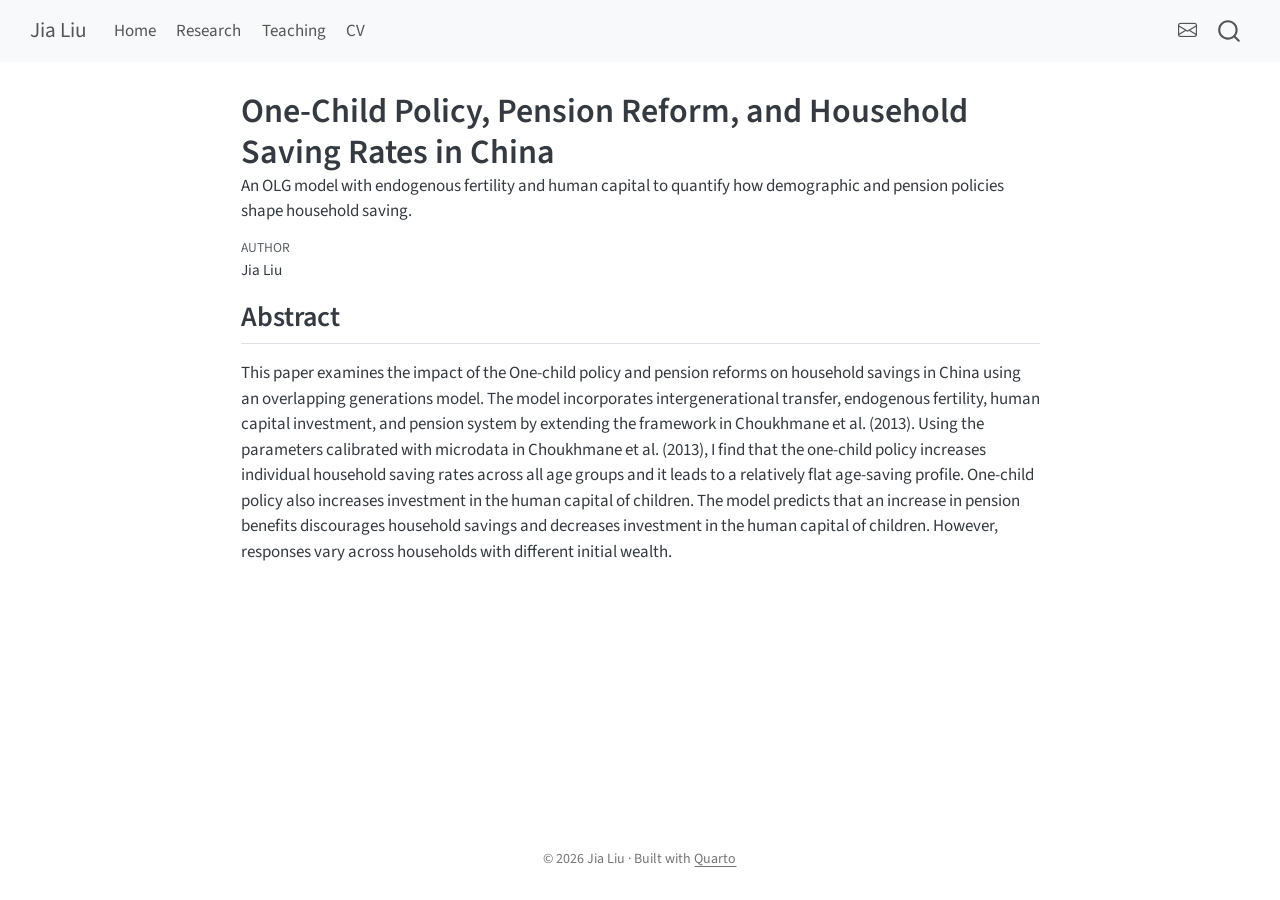
<file: docs/research/wp-2-one-child-policy.html>
<!DOCTYPE html>
<html xmlns="http://www.w3.org/1999/xhtml" lang="en" xml:lang="en"><head>

<meta charset="utf-8">
<meta name="generator" content="quarto-1.10.18">

<meta name="viewport" content="width=device-width, initial-scale=1.0, user-scalable=yes">

<meta name="author" content="Jia Liu">
<meta name="description" content="An OLG model with endogenous fertility and human capital to quantify how demographic and pension policies shape household saving.">

<title>One-Child Policy, Pension Reform, and Household Saving Rates in China – Jia Liu</title>
<style>
/* Default styles provided by pandoc.
** See https://pandoc.org/MANUAL.html#variables-for-html for config info.
*/
span.smallcaps{font-variant: small-caps;}
div.columns{display: flex; gap: 1.5em;}
div.column{flex: auto;}
@media screen {
div.columns{gap: min(4vw, 1.5em);}
div.column{overflow-x: auto;}
}
div.hanging-indent{margin-left: 1.5em; text-indent: -1.5em;}
ul.task-list{list-style: none;}
ul.task-list li input[type="checkbox"] {
  width: 0.8em;
  margin: 0 0.8em 0.2em -1em; /* quarto-specific, see https://github.com/quarto-dev/quarto-cli/issues/4556 */ 
  vertical-align: middle;
}
</style>


<script src="../site_libs/quarto-nav/quarto-nav.js"></script>
<script src="../site_libs/quarto-nav/headroom.min.js"></script>
<script src="../site_libs/clipboard/clipboard.min.js"></script>
<script src="../site_libs/quarto-search/autocomplete.umd.js"></script>
<script src="../site_libs/quarto-search/fuse.min.js"></script>
<script src="../site_libs/quarto-search/quarto-search.js"></script>
<meta name="quarto:offset" content="../">
<link href="../logo.png" rel="icon" type="image/png">
<script src="../site_libs/quarto-html/quarto.js" type="module"></script>
<script src="../site_libs/quarto-html/tabsets/tabsets.js" type="module"></script>
<script src="../site_libs/quarto-html/popper.min.js"></script>
<script src="../site_libs/quarto-html/tippy.umd.min.js"></script>
<script src="../site_libs/quarto-html/anchor.min.js"></script>
<link href="../site_libs/quarto-html/tippy.css" rel="stylesheet">
<link href="../site_libs/quarto-html/quarto-syntax-highlighting-64a204ab8560d761af7679ceaba22944.css" rel="stylesheet" id="quarto-text-highlighting-styles">
<script src="../site_libs/bootstrap/bootstrap.min.js"></script>
<link href="../site_libs/bootstrap/bootstrap-icons.css" rel="stylesheet">
<link href="../site_libs/bootstrap/bootstrap-445b8638c3d06994fee0907d791121c4.min.css" rel="stylesheet" append-hash="true" id="quarto-bootstrap" data-mode="light">
<script id="quarto-search-options" type="application/json">{
  "location": "navbar",
  "copy-button": false,
  "collapse-after": 3,
  "panel-placement": "end",
  "type": "overlay",
  "limit": 50,
  "keyboard-shortcut": [
    "f",
    "/",
    "s"
  ],
  "show-item-context": false,
  "language": {
    "search-no-results-text": "No results",
    "search-matching-documents-text": "matching documents",
    "search-copy-link-title": "Copy link to search",
    "search-hide-matches-text": "Hide additional matches",
    "search-more-match-text": "more match in this document",
    "search-more-matches-text": "more matches in this document",
    "search-clear-button-title": "Clear",
    "search-text-placeholder": "",
    "search-detached-cancel-button-title": "Cancel",
    "search-submit-button-title": "Submit",
    "search-label": "Search"
  }
}</script>
<meta name="google-site-verification" content="I25U0Di0AgxMCj4swJsAAJdfg6iRyI_QS4HBXw4oCBU">


<link rel="stylesheet" href="../styles.css">
<meta property="og:title" content="One-Child Policy, Pension Reform, and Household Saving Rates in China – Jia Liu">
<meta property="og:description" content="An OLG model with endogenous fertility and human capital to quantify how demographic and pension policies shape household saving.">
<meta property="og:site_name" content="Jia Liu">
</head>

<body class="nav-fixed fullcontent quarto-light">

<div id="quarto-search-results"></div>
  <header id="quarto-header" class="headroom fixed-top">
    <nav class="navbar navbar-expand-lg " data-bs-theme="dark">
      <div class="navbar-container container-fluid">
      <div class="navbar-brand-container mx-auto">
    <a class="navbar-brand" href="../index.html">
    <span class="navbar-title">Jia Liu</span>
    </a>
  </div>
            <div id="quarto-search" class="" title="Search"></div>
          <button class="navbar-toggler" type="button" data-bs-toggle="collapse" data-bs-target="#navbarCollapse" aria-controls="navbarCollapse" role="menu" aria-expanded="false" aria-label="Toggle navigation" onclick="if (window.quartoToggleHeadroom) { window.quartoToggleHeadroom(); }">
  <span class="navbar-toggler-icon"></span>
</button>
          <div class="collapse navbar-collapse" id="navbarCollapse">
            <ul class="navbar-nav navbar-nav-scroll me-auto">
  <li class="nav-item">
    <a class="nav-link" href="../index.html"> 
<span class="menu-text">Home</span></a>
  </li>  
  <li class="nav-item">
    <a class="nav-link" href="../research/index.html"> 
<span class="menu-text">Research</span></a>
  </li>  
  <li class="nav-item">
    <a class="nav-link" href="../teaching.html"> 
<span class="menu-text">Teaching</span></a>
  </li>  
  <li class="nav-item">
    <a class="nav-link" href="../files/cv.pdf"> 
<span class="menu-text">CV</span></a>
  </li>  
</ul>
            <ul class="navbar-nav navbar-nav-scroll ms-auto">
  <li class="nav-item compact">
    <a class="nav-link" href="mailto:liujiaenv@gmail.com"> <i class="bi bi-envelope" role="img">
</i> 
<span class="menu-text"></span></a>
  </li>  
</ul>
          </div> <!-- /navcollapse -->
            <div class="quarto-navbar-tools">
</div>
      </div> <!-- /container-fluid -->
    </nav>
</header>
<!-- content -->
<div id="quarto-content" class="quarto-container page-columns page-rows-contents page-layout-article page-navbar">
<!-- sidebar -->
<!-- margin-sidebar -->
    
<!-- main -->
<main class="content" id="quarto-document-content">

<header id="title-block-header" class="quarto-title-block default">
<div class="quarto-title">
<h1 class="title">One-Child Policy, Pension Reform, and Household Saving Rates in China</h1>
</div>

<div>
  <div class="description">
    An OLG model with endogenous fertility and human capital to quantify how demographic and pension policies shape household saving.
  </div>
</div>


<div class="quarto-title-meta">

    <div>
    <div class="quarto-title-meta-heading">Author</div>
    <div class="quarto-title-meta-contents">
             <p>Jia Liu </p>
          </div>
  </div>
    
  
    
  </div>
  


</header>


<section id="abstract" class="level2">
<h2 class="anchored" data-anchor-id="abstract">Abstract</h2>
<p>This paper examines the impact of the One-child policy and pension reforms on household savings in China using an overlapping generations model. The model incorporates intergenerational transfer, endogenous fertility, human capital investment, and pension system by extending the framework in Choukhmane et al.&nbsp;(2013). Using the parameters calibrated with microdata in Choukhmane et al.&nbsp;(2013), I find that the one-child policy increases individual household saving rates across all age groups and it leads to a relatively flat age-saving profile. One-child policy also increases investment in the human capital of children. The model predicts that an increase in pension benefits discourages household savings and decreases investment in the human capital of children. However, responses vary across households with different initial wealth.</p>


</section>

</main> <!-- /main -->
<script id="quarto-html-after-body" type="application/javascript">
  window.document.addEventListener("DOMContentLoaded", function (event) {
    const icon = "";
    const anchorJS = new window.AnchorJS();
    anchorJS.options = {
      placement: 'right',
      icon: icon
    };
    anchorJS.add('.anchored');
    const isCodeAnnotation = (el) => {
      for (const clz of el.classList) {
        if (clz.startsWith('code-annotation-')) {                     
          return true;
        }
      }
      return false;
    }
    const onCopySuccess = function(e) {
      // button target
      const button = e.trigger;
      // don't keep focus
      button.blur();
      // flash "checked"
      button.classList.add('code-copy-button-checked');
      var currentTitle = button.getAttribute("title");
      button.setAttribute("title", "Copied!");
      let tooltip;
      if (window.bootstrap) {
        button.setAttribute("data-bs-toggle", "tooltip");
        button.setAttribute("data-bs-placement", "left");
        button.setAttribute("data-bs-title", "Copied!");
        tooltip = new bootstrap.Tooltip(button, 
          { trigger: "manual", 
            customClass: "code-copy-button-tooltip",
            offset: [0, -8]});
        tooltip.show();    
      }
      setTimeout(function() {
        if (tooltip) {
          tooltip.hide();
          button.removeAttribute("data-bs-title");
          button.removeAttribute("data-bs-toggle");
          button.removeAttribute("data-bs-placement");
        }
        button.setAttribute("title", currentTitle);
        button.classList.remove('code-copy-button-checked');
      }, 1000);
      // clear code selection
      e.clearSelection();
    }
    const getTextToCopy = function(trigger) {
      const outerScaffold = trigger.parentElement.cloneNode(true);
      const codeEl = outerScaffold.querySelector('code');
      for (const childEl of codeEl.children) {
        if (isCodeAnnotation(childEl)) {
          childEl.remove();
        }
      }
      return codeEl.innerText;
    }
    const clipboard = new window.ClipboardJS('.code-copy-button:not([data-in-quarto-modal])', {
      text: getTextToCopy
    });
    clipboard.on('success', onCopySuccess);
    if (window.document.getElementById('quarto-embedded-source-code-modal')) {
      const clipboardModal = new window.ClipboardJS('.code-copy-button[data-in-quarto-modal]', {
        text: getTextToCopy,
        container: window.document.getElementById('quarto-embedded-source-code-modal')
      });
      clipboardModal.on('success', onCopySuccess);
    }
      var localhostRegex = new RegExp(/^(?:http|https):\/\/localhost\:?[0-9]*\//);
      var mailtoRegex = new RegExp(/^mailto:/);
        var filterRegex = new RegExp("https:\/\/jiaecon\.github\.io");
      var isInternal = (href) => {
          return filterRegex.test(href) || localhostRegex.test(href) || mailtoRegex.test(href);
      }
      // Inspect non-navigation links and adorn them if external
     var links = window.document.querySelectorAll('a[href]:not(.nav-link):not(.navbar-brand):not(.toc-action):not(.sidebar-link):not(.sidebar-item-toggle):not(.pagination-link):not(.no-external):not([aria-hidden]):not(.dropdown-item):not(.quarto-navigation-tool):not(.about-link)');
      for (var i=0; i<links.length; i++) {
        const link = links[i];
        if (!isInternal(link.href)) {
          // undo the damage that might have been done by quarto-nav.js in the case of
          // links that we want to consider external
          if (link.dataset.originalHref !== undefined) {
            link.href = link.dataset.originalHref;
          }
        }
      }
    function tippyHover(el, contentFn, onTriggerFn, onUntriggerFn) {
      const config = {
        allowHTML: true,
        maxWidth: 500,
        delay: 100,
        arrow: false,
        appendTo: function(el) {
            return el.parentElement;
        },
        interactive: true,
        interactiveBorder: 10,
        theme: 'quarto',
        placement: 'bottom-start',
      };
      if (contentFn) {
        config.content = contentFn;
      }
      if (onTriggerFn) {
        config.onTrigger = onTriggerFn;
      }
      if (onUntriggerFn) {
        config.onUntrigger = onUntriggerFn;
      }
      window.tippy(el, config); 
    }
    const noterefs = window.document.querySelectorAll('a[role="doc-noteref"]');
    for (var i=0; i<noterefs.length; i++) {
      const ref = noterefs[i];
      tippyHover(ref, function() {
        // use id or data attribute instead here
        let href = ref.getAttribute('data-footnote-href') || ref.getAttribute('href');
        try { href = new URL(href).hash; } catch {}
        const id = href.replace(/^#\/?/, "");
        const note = window.document.getElementById(id);
        if (note) {
          return note.innerHTML;
        } else {
          return "";
        }
      });
    }
    const xrefs = window.document.querySelectorAll('a.quarto-xref');
    const processXRef = (id, note) => {
      // Strip column container classes
      const stripColumnClz = (el) => {
        el.classList.remove("page-full", "page-columns");
        if (el.children) {
          for (const child of el.children) {
            stripColumnClz(child);
          }
        }
      }
      stripColumnClz(note)
      if (id === null || id.startsWith('sec-')) {
        // Special case sections, only their first couple elements
        const container = document.createElement("div");
        if (note.children && note.children.length > 2) {
          container.appendChild(note.children[0].cloneNode(true));
          for (let i = 1; i < note.children.length; i++) {
            const child = note.children[i];
            if (child.tagName === "P" && child.innerText === "") {
              continue;
            } else {
              container.appendChild(child.cloneNode(true));
              break;
            }
          }
          if (window.Quarto?.typesetMath) {
            window.Quarto.typesetMath(container);
          }
          return container.innerHTML
        } else {
          if (window.Quarto?.typesetMath) {
            window.Quarto.typesetMath(note);
          }
          return note.innerHTML;
        }
      } else {
        // Remove any anchor links if they are present
        const anchorLink = note.querySelector('a.anchorjs-link');
        if (anchorLink) {
          anchorLink.remove();
        }
        if (window.Quarto?.typesetMath) {
          window.Quarto.typesetMath(note);
        }
        if (note.classList.contains("callout")) {
          return note.outerHTML;
        } else {
          return note.innerHTML;
        }
      }
    }
    for (var i=0; i<xrefs.length; i++) {
      const xref = xrefs[i];
      tippyHover(xref, undefined, function(instance) {
        instance.disable();
        let url = xref.getAttribute('href');
        let hash = undefined; 
        if (url.startsWith('#')) {
          hash = url;
        } else {
          try { hash = new URL(url).hash; } catch {}
        }
        if (hash) {
          const id = hash.replace(/^#\/?/, "");
          const note = window.document.getElementById(id);
          if (note !== null) {
            try {
              const html = processXRef(id, note.cloneNode(true));
              instance.setContent(html);
            } finally {
              instance.enable();
              instance.show();
            }
          } else {
            // See if we can fetch this
            fetch(url.split('#')[0])
            .then(res => res.text())
            .then(html => {
              const parser = new DOMParser();
              const htmlDoc = parser.parseFromString(html, "text/html");
              const note = htmlDoc.getElementById(id);
              if (note !== null) {
                const html = processXRef(id, note);
                instance.setContent(html);
              } 
            }).finally(() => {
              instance.enable();
              instance.show();
            });
          }
        } else {
          // See if we can fetch a full url (with no hash to target)
          // This is a special case and we should probably do some content thinning / targeting
          fetch(url)
          .then(res => res.text())
          .then(html => {
            const parser = new DOMParser();
            const htmlDoc = parser.parseFromString(html, "text/html");
            const note = htmlDoc.querySelector('main.content');
            if (note !== null) {
              // This should only happen for chapter cross references
              // (since there is no id in the URL)
              // remove the first header
              if (note.children.length > 0 && note.children[0].tagName === "HEADER") {
                note.children[0].remove();
              }
              const html = processXRef(null, note);
              instance.setContent(html);
            } 
          }).finally(() => {
            instance.enable();
            instance.show();
          });
        }
      }, function(instance) {
      });
    }
        let selectedAnnoteEl;
        const selectorForAnnotation = ( cell, annotation) => {
          let cellAttr = 'data-code-cell="' + cell + '"';
          let lineAttr = 'data-code-annotation="' +  annotation + '"';
          const selector = 'span[' + cellAttr + '][' + lineAttr + ']';
          return selector;
        }
        const selectCodeLines = (annoteEl) => {
          const doc = window.document;
          const targetCell = annoteEl.getAttribute("data-target-cell");
          const targetAnnotation = annoteEl.getAttribute("data-target-annotation");
          const annoteSpan = window.document.querySelector(selectorForAnnotation(targetCell, targetAnnotation));
          const lines = annoteSpan.getAttribute("data-code-lines").split(",");
          const lineIds = lines.map((line) => {
            return targetCell + "-" + line;
          })
          let top = null;
          let height = null;
          let parent = null;
          if (lineIds.length > 0) {
              //compute the position of the single el (top and bottom and make a div)
              const el = window.document.getElementById(lineIds[0]);
              top = el.offsetTop;
              height = el.offsetHeight;
              parent = el.parentElement.parentElement;
            if (lineIds.length > 1) {
              const lastEl = window.document.getElementById(lineIds[lineIds.length - 1]);
              const bottom = lastEl.offsetTop + lastEl.offsetHeight;
              height = bottom - top;
            }
            if (top !== null && height !== null && parent !== null) {
              // cook up a div (if necessary) and position it 
              let div = window.document.getElementById("code-annotation-line-highlight");
              if (div === null) {
                div = window.document.createElement("div");
                div.setAttribute("id", "code-annotation-line-highlight");
                div.style.position = 'absolute';
                parent.appendChild(div);
              }
              div.style.top = top - 2 + "px";
              div.style.height = height + 4 + "px";
              div.style.left = 0;
              let gutterDiv = window.document.getElementById("code-annotation-line-highlight-gutter");
              if (gutterDiv === null) {
                gutterDiv = window.document.createElement("div");
                gutterDiv.setAttribute("id", "code-annotation-line-highlight-gutter");
                gutterDiv.style.position = 'absolute';
                const codeCell = window.document.getElementById(targetCell);
                const gutter = codeCell.querySelector('.code-annotation-gutter');
                gutter.appendChild(gutterDiv);
              }
              gutterDiv.style.top = top - 2 + "px";
              gutterDiv.style.height = height + 4 + "px";
            }
            selectedAnnoteEl = annoteEl;
          }
        };
        const unselectCodeLines = () => {
          const elementsIds = ["code-annotation-line-highlight", "code-annotation-line-highlight-gutter"];
          elementsIds.forEach((elId) => {
            const div = window.document.getElementById(elId);
            if (div) {
              div.remove();
            }
          });
          selectedAnnoteEl = undefined;
        };
          // Handle positioning of the toggle
      window.addEventListener(
        "resize",
        throttle(() => {
          elRect = undefined;
          if (selectedAnnoteEl) {
            selectCodeLines(selectedAnnoteEl);
          }
        }, 10)
      );
      function throttle(fn, ms) {
      let throttle = false;
      let timer;
        return (...args) => {
          if(!throttle) { // first call gets through
              fn.apply(this, args);
              throttle = true;
          } else { // all the others get throttled
              if(timer) clearTimeout(timer); // cancel #2
              timer = setTimeout(() => {
                fn.apply(this, args);
                timer = throttle = false;
              }, ms);
          }
        };
      }
        // Attach click handler to the DT
        const annoteDls = window.document.querySelectorAll('dt[data-target-cell]');
        for (const annoteDlNode of annoteDls) {
          annoteDlNode.addEventListener('click', (event) => {
            const clickedEl = event.target;
            if (clickedEl !== selectedAnnoteEl) {
              unselectCodeLines();
              const activeEl = window.document.querySelector('dt[data-target-cell].code-annotation-active');
              if (activeEl) {
                activeEl.classList.remove('code-annotation-active');
              }
              selectCodeLines(clickedEl);
              clickedEl.classList.add('code-annotation-active');
            } else {
              // Unselect the line
              unselectCodeLines();
              clickedEl.classList.remove('code-annotation-active');
            }
          });
        }
    const findCites = (el) => {
      const parentEl = el.parentElement;
      if (parentEl) {
        const cites = parentEl.dataset.cites;
        if (cites) {
          return {
            el,
            cites: cites.split(' ')
          };
        } else {
          return findCites(el.parentElement)
        }
      } else {
        return undefined;
      }
    };
    var bibliorefs = window.document.querySelectorAll('a[role="doc-biblioref"]');
    for (var i=0; i<bibliorefs.length; i++) {
      const ref = bibliorefs[i];
      const citeInfo = findCites(ref);
      if (citeInfo) {
        tippyHover(citeInfo.el, function() {
          var popup = window.document.createElement('div');
          citeInfo.cites.forEach(function(cite) {
            var citeDiv = window.document.createElement('div');
            citeDiv.classList.add('hanging-indent');
            citeDiv.classList.add('csl-entry');
            var biblioDiv = window.document.getElementById('ref-' + cite);
            if (biblioDiv) {
              citeDiv.innerHTML = biblioDiv.innerHTML;
            }
            popup.appendChild(citeDiv);
          });
          return popup.innerHTML;
        });
      }
    }
  });
  </script>
</div> <!-- /content -->
<footer class="footer">
  <div class="nav-footer">
    <div class="nav-footer-left">
      &nbsp;
    </div>   
    <div class="nav-footer-center">
<p>© 2026 Jia Liu · Built with <a href="https://quarto.org">Quarto</a></p>
</div>
    <div class="nav-footer-right">
      &nbsp;
    </div>
  </div>
</footer>




</body></html>
</file>
<file: docs/site_libs/quarto-html/tippy.css>
.tippy-box[data-animation=fade][data-state=hidden]{opacity:0}[data-tippy-root]{max-width:calc(100vw - 10px)}.tippy-box{position:relative;background-color:#333;color:#fff;border-radius:4px;font-size:14px;line-height:1.4;white-space:normal;outline:0;transition-property:transform,visibility,opacity}.tippy-box[data-placement^=top]>.tippy-arrow{bottom:0}.tippy-box[data-placement^=top]>.tippy-arrow:before{bottom:-7px;left:0;border-width:8px 8px 0;border-top-color:initial;transform-origin:center top}.tippy-box[data-placement^=bottom]>.tippy-arrow{top:0}.tippy-box[data-placement^=bottom]>.tippy-arrow:before{top:-7px;left:0;border-width:0 8px 8px;border-bottom-color:initial;transform-origin:center bottom}.tippy-box[data-placement^=left]>.tippy-arrow{right:0}.tippy-box[data-placement^=left]>.tippy-arrow:before{border-width:8px 0 8px 8px;border-left-color:initial;right:-7px;transform-origin:center left}.tippy-box[data-placement^=right]>.tippy-arrow{left:0}.tippy-box[data-placement^=right]>.tippy-arrow:before{left:-7px;border-width:8px 8px 8px 0;border-right-color:initial;transform-origin:center right}.tippy-box[data-inertia][data-state=visible]{transition-timing-function:cubic-bezier(.54,1.5,.38,1.11)}.tippy-arrow{width:16px;height:16px;color:#333}.tippy-arrow:before{content:"";position:absolute;border-color:transparent;border-style:solid}.tippy-content{position:relative;padding:5px 9px;z-index:1}
</file>
<file: docs/site_libs/quarto-html/quarto-syntax-highlighting-64a204ab8560d761af7679ceaba22944.css>
/* quarto syntax highlight colors */
:root {
  --quarto-hl-ot-color: #003B4F;
  --quarto-hl-at-color: #657422;
  --quarto-hl-ss-color: #20794D;
  --quarto-hl-an-color: #5E5E5E;
  --quarto-hl-fu-color: #4758AB;
  --quarto-hl-st-color: #20794D;
  --quarto-hl-cf-color: #003B4F;
  --quarto-hl-op-color: #5E5E5E;
  --quarto-hl-er-color: #AD0000;
  --quarto-hl-bn-color: #AD0000;
  --quarto-hl-al-color: #AD0000;
  --quarto-hl-va-color: #111111;
  --quarto-hl-bu-color: inherit;
  --quarto-hl-ex-color: inherit;
  --quarto-hl-pp-color: #AD0000;
  --quarto-hl-in-color: #5E5E5E;
  --quarto-hl-vs-color: #20794D;
  --quarto-hl-wa-color: #5E5E5E;
  --quarto-hl-do-color: #5E5E5E;
  --quarto-hl-im-color: #00769E;
  --quarto-hl-ch-color: #20794D;
  --quarto-hl-dt-color: #AD0000;
  --quarto-hl-fl-color: #AD0000;
  --quarto-hl-co-color: #5E5E5E;
  --quarto-hl-cv-color: #5E5E5E;
  --quarto-hl-cn-color: #8f5902;
  --quarto-hl-sc-color: #5E5E5E;
  --quarto-hl-dv-color: #AD0000;
  --quarto-hl-kw-color: #003B4F;
}

/* other quarto variables */
:root {
  --quarto-font-monospace: SFMono-Regular, Menlo, Monaco, Consolas, "Liberation Mono", "Courier New", monospace;
}

/* syntax highlight based on Pandoc's rules */
pre > code.sourceCode > span {
  color: #003B4F;
}

code.sourceCode > span {
  color: #003B4F;
}

div.sourceCode,
div.sourceCode pre.sourceCode {
  color: #003B4F;
}

/* Normal */
code span {
  color: #003B4F;
}

/* Alert */
code span.al {
  color: #AD0000;
  font-style: inherit;
}

/* Annotation */
code span.an {
  color: #5E5E5E;
  font-style: inherit;
}

/* Attribute */
code span.at {
  color: #657422;
  font-style: inherit;
}

/* BaseN */
code span.bn {
  color: #AD0000;
  font-style: inherit;
}

/* BuiltIn */
code span.bu {
  font-style: inherit;
}

/* ControlFlow */
code span.cf {
  color: #003B4F;
  font-weight: bold;
  font-style: inherit;
}

/* Char */
code span.ch {
  color: #20794D;
  font-style: inherit;
}

/* Constant */
code span.cn {
  color: #8f5902;
  font-style: inherit;
}

/* Comment */
code span.co {
  color: #5E5E5E;
  font-style: inherit;
}

/* CommentVar */
code span.cv {
  color: #5E5E5E;
  font-style: italic;
}

/* Documentation */
code span.do {
  color: #5E5E5E;
  font-style: italic;
}

/* DataType */
code span.dt {
  color: #AD0000;
  font-style: inherit;
}

/* DecVal */
code span.dv {
  color: #AD0000;
  font-style: inherit;
}

/* Error */
code span.er {
  color: #AD0000;
  font-style: inherit;
}

/* Extension */
code span.ex {
  font-style: inherit;
}

/* Float */
code span.fl {
  color: #AD0000;
  font-style: inherit;
}

/* Function */
code span.fu {
  color: #4758AB;
  font-style: inherit;
}

/* Import */
code span.im {
  color: #00769E;
  font-style: inherit;
}

/* Information */
code span.in {
  color: #5E5E5E;
  font-style: inherit;
}

/* Keyword */
code span.kw {
  color: #003B4F;
  font-weight: bold;
  font-style: inherit;
}

/* Operator */
code span.op {
  color: #5E5E5E;
  font-style: inherit;
}

/* Other */
code span.ot {
  color: #003B4F;
  font-style: inherit;
}

/* Preprocessor */
code span.pp {
  color: #AD0000;
  font-style: inherit;
}

/* SpecialChar */
code span.sc {
  color: #5E5E5E;
  font-style: inherit;
}

/* SpecialString */
code span.ss {
  color: #20794D;
  font-style: inherit;
}

/* String */
code span.st {
  color: #20794D;
  font-style: inherit;
}

/* Variable */
code span.va {
  color: #111111;
  font-style: inherit;
}

/* VerbatimString */
code span.vs {
  color: #20794D;
  font-style: inherit;
}

/* Warning */
code span.wa {
  color: #5E5E5E;
  font-style: italic;
}

.prevent-inlining {
  content: "</";
}

/*# sourceMappingURL=9d8d5bb603a83b8298b89080a598c93b.css.map */
</file>
<file: docs/styles.css>
/* css styles */
.quarto-listing-default .listing-subtitle {
  font-style: italic;
}
</file>
